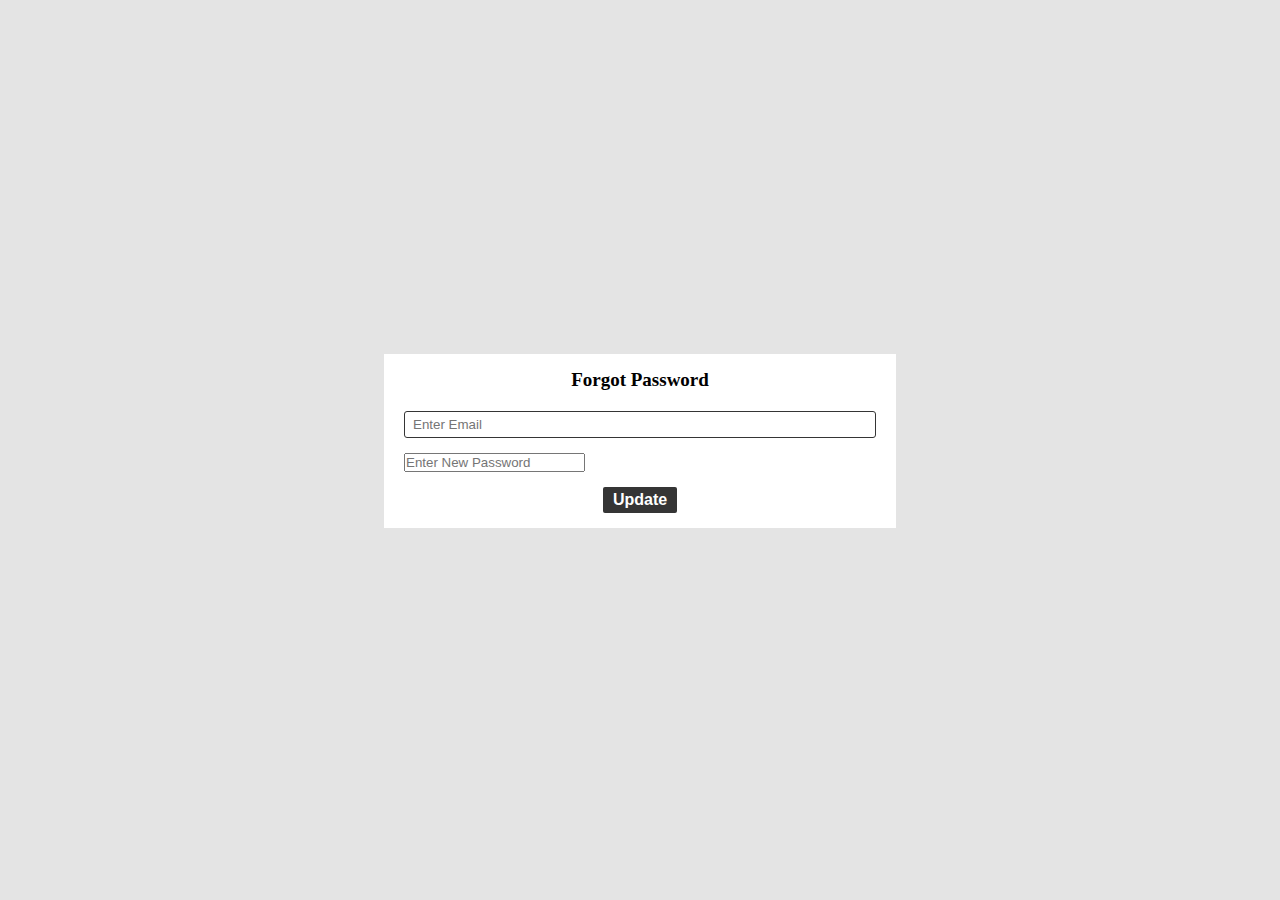
<file: donorforget.html>
<!DOCTYPE html>
<html lang="en">
<head>
	<meta charset="UTF-8">
	<meta http-equiv="X-UA-Compatible" content="IE=edge">
    <meta name="viewport" content="width=device-width, initial-scale=1">
	<title>  </title>
    <link rel="stylesheet" type="text/css" href="CSS/forget.css" />

</head>	
<body>

<div class="form-container">
    <form action="forget.php" method="POST" class="form-wrap">
        <h2>Forgot Password</h2>
        <div class="form-box">
            <input type="text" placeholder="Enter Email"  name="email"/>
        </div>
        <div class="form-box">
            <input type="password" placeholder="Enter New Password" name="password" />
        </div>
        <div class="form-submit">
            <input type="submit" value="Update" />
        </div>
    </form>
</div>

</body>
</html>
</file>
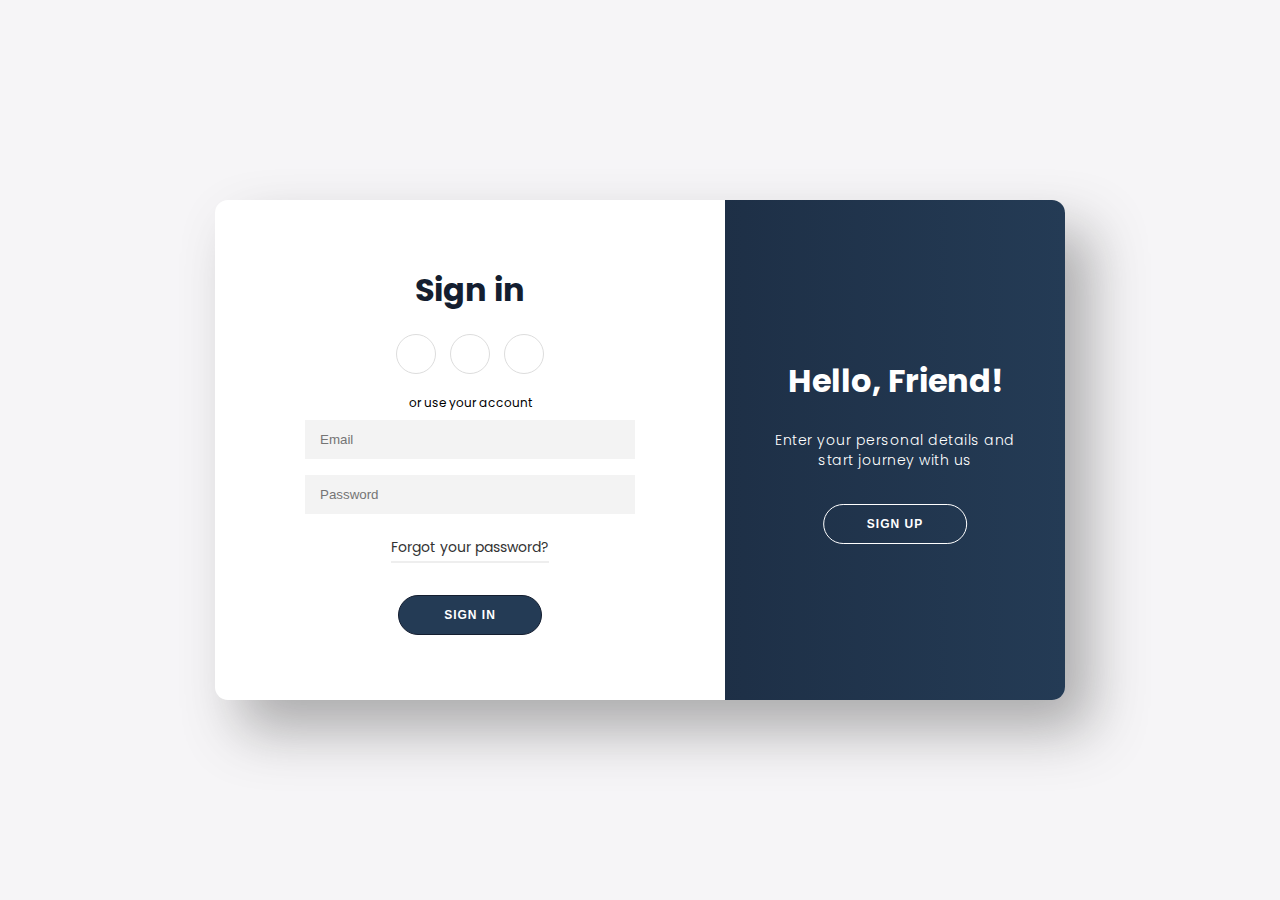
<file: donorsignup.html>
<!DOCTYPE html>
<html lang="en">
<head>
    <meta charset="UTF-8">
    <meta http-equiv="X-UA-Compatible" content="IE=edge">
    <meta name="viewport" content="width=device-width, initial-scale=1.0">
    <title>Sign in || Sign up from</title>
     <!-- font awesome icons -->
     <link rel="stylesheet" href="https://cdnjs.cloudflare.com/ajax/libs/font-awesome/6.1.1/css/all.min.css" integrity="sha512-KfkfwYDsLkIlwQp6LFnl8zNdLGxu9YAA1QvwINks4PhcElQSvqcyVLLD9aMhXd13uQjoXtEKNosOWaZqXgel0g==" crossorigin="anonymous" referrerpolicy="no-referrer" />
    <!-- css stylesheet -->
    <link rel="stylesheet" href="CSS/login.css">
</head>
<body>

    <div class="container" id="container">
        <div class="form-container sign-up-container">
            <form action="connect.php" method="post" >
                <h1>Create Account</h1>
                <div class="social-container">
                    <a href="#" class="social"><i class="fab fa-facebook-f"></i></a>
                    <a href="#" class="social"><i class="fab fa-google-plus-g"></i></a>
                    <a href="#" class="social"><i class="fab fa-linkedin-in"></i></a>
                </div>
                <span>or use your email for registration</span>
                <div class="infield">
                    <input type="text" placeholder="Name" name="name" />
                    <label></label>
                </div>
                <div class="infield">
                    <input type="email" placeholder="Email" name="email"/>
                    <label></label>
                </div>
                <div class="infield">
                    <input type="password" placeholder="Password" name="password" />
                    <label></label>
                </div>
                <button>Sign Up</button>
            </form>
        </div>
        <div class="form-container sign-in-container">
            <form action="donorlogin.php" method="post">
                <h1>Sign in</h1>
                <div class="social-container">
                    <a href="#" class="social"><i class="fab fa-facebook-f"></i></a>
                    <a href="#" class="social"><i class="fab fa-google-plus-g"></i></a>
                    <a href="#" class="social"><i class="fab fa-linkedin-in"></i></a>
                </div>
                <span>or use your account</span>
                <div class="infield">
                    <input type="email" placeholder="Email" name="email"/>
                    <label></label>
                </div>
                <div class="infield">
                    <input type="password" placeholder="Password"  name="password"/>
                    <label></label>
                </div>
                <a href="donorforget.html" class="forgot">Forgot your password?</a>
                <button>Sign In</button>
            </form>
        </div>
        <div class="overlay-container" id="overlayCon">
            <div class="overlay">
                <div class="overlay-panel overlay-left">
                    <h1>Welcome Back!</h1>
                    <p>To keep connected with us please login with your personal info</p>
                    <button>Sign In</button>
                </div>
                <div class="overlay-panel overlay-right">
                    <h1>Hello, Friend!</h1>
                    <p>Enter your personal details and start journey with us</p>
                    <button>Sign Up</button>
                </div>
            </div>
            <button id="overlayBtn"></button>
        </div>
    </div>

   
    
    <!-- js code -->
    <script>
    const container = document.getElementById('container');
    const overlayCon = document.getElementById('overlayCon');
    const overlayBtn = document.getElementById('overlayBtn');

    overlayBtn.addEventListener('click', ()=> {
    container.classList.toggle('right-panel-active');
        overlayBtn.classList.remove('btnScaled');
        window.requestAnimationFrame( ()=>{
            overlayBtn.classList.add('btnScaled');
        })

    });

    </script>

</body>
</html>
</file>
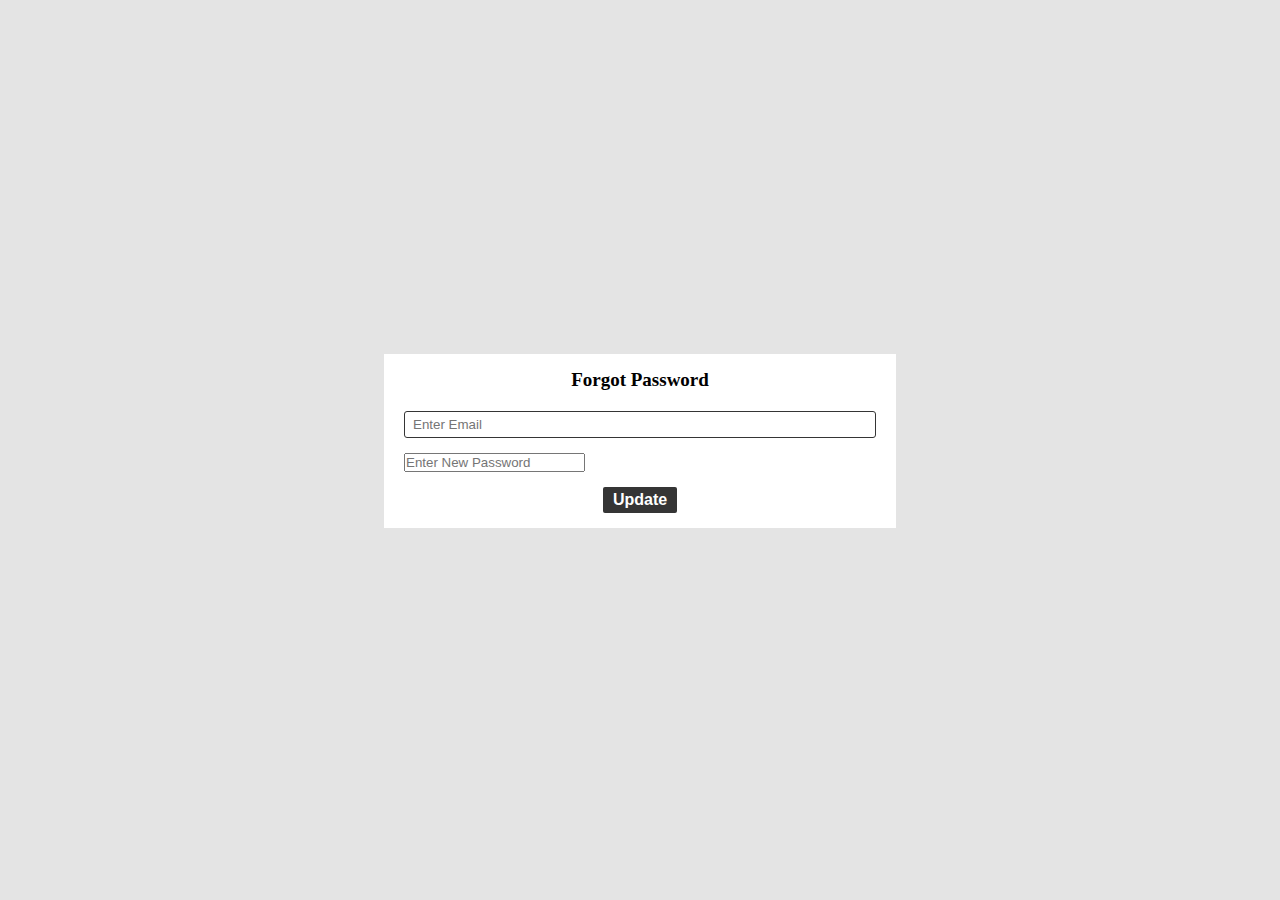
<file: receiverforget.html>
<!DOCTYPE html>
<html lang="en">
<head>
	<meta charset="UTF-8">
	<meta http-equiv="X-UA-Compatible" content="IE=edge">
    <meta name="viewport" content="width=device-width, initial-scale=1">
	<title>  </title>
    <link rel="stylesheet" type="text/css" href="CSS/forget.css" />

</head>	
<body>

<div class="form-container">
    <form action="receiverforget.php" method="POST" class="form-wrap">
        <h2>Forgot Password</h2>
        <div class="form-box">
            <input type="text" placeholder="Enter Email"  name="email"/>
        </div>
        <div class="form-box">
            <input type="password" placeholder="Enter New Password" name="password" />
        </div>
        <div class="form-submit">
            <input type="submit" value="Update" />
        </div>
    </form>
</div>

</body>
</html>
</file>
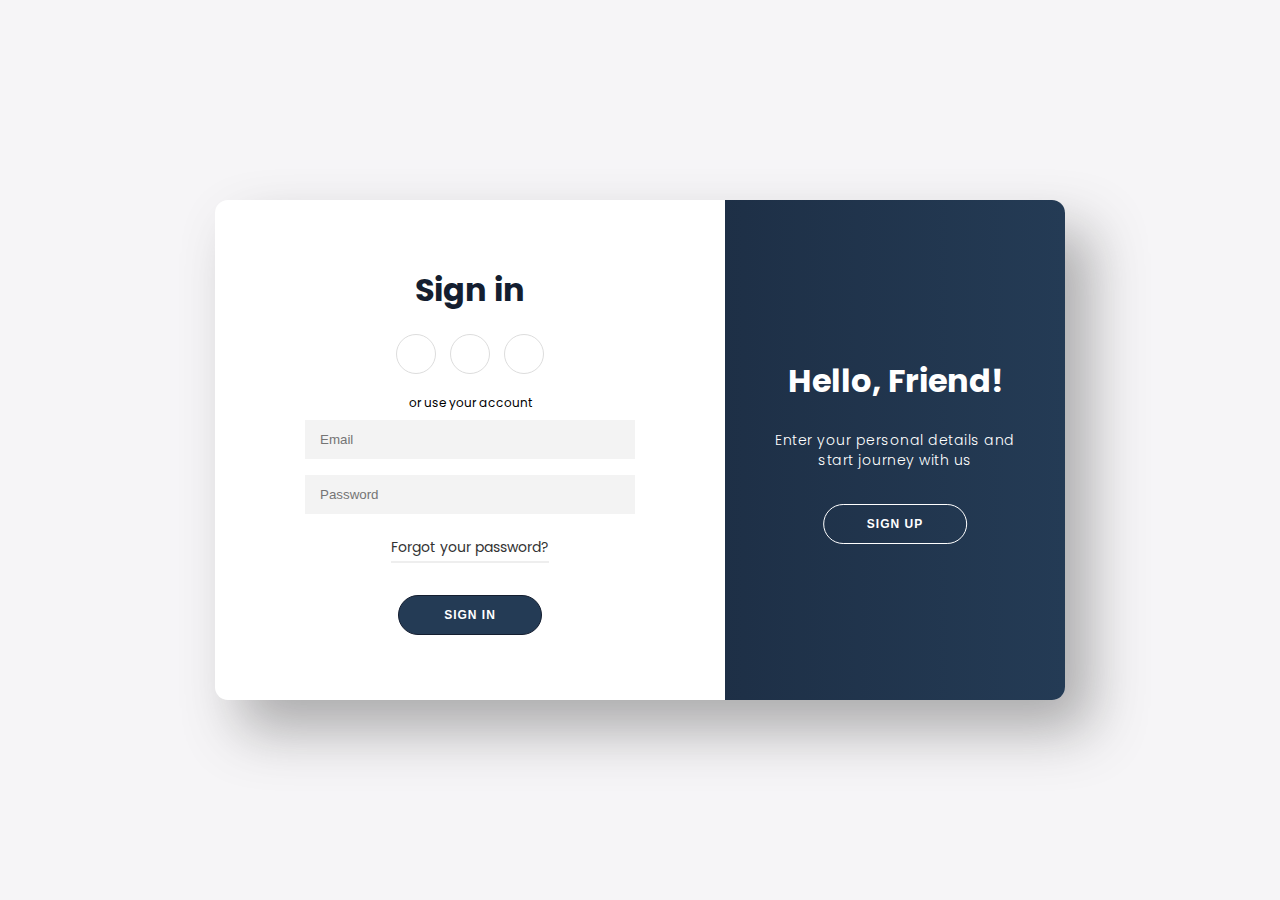
<file: receiversignup.html>
<!DOCTYPE html>
<html lang="en">
<head>
    <meta charset="UTF-8">
    <meta http-equiv="X-UA-Compatible" content="IE=edge">
    <meta name="viewport" content="width=device-width, initial-scale=1.0">
    <title>Sign in || Sign up from</title>
     <!-- font awesome icons -->
     <link rel="stylesheet" href="https://cdnjs.cloudflare.com/ajax/libs/font-awesome/6.1.1/css/all.min.css" integrity="sha512-KfkfwYDsLkIlwQp6LFnl8zNdLGxu9YAA1QvwINks4PhcElQSvqcyVLLD9aMhXd13uQjoXtEKNosOWaZqXgel0g==" crossorigin="anonymous" referrerpolicy="no-referrer" />
    <!-- css stylesheet -->
    <link rel="stylesheet" href="CSS/login.css">
</head>
<body>

    <div class="container" id="container">
        <div class="form-container sign-up-container">
            <form action="recvcon.php" method="post" >
                <h1>Create Account</h1>
                <div class="social-container">
                    <a href="#" class="social"><i class="fab fa-facebook-f"></i></a>
                    <a href="#" class="social"><i class="fab fa-google-plus-g"></i></a>
                    <a href="#" class="social"><i class="fab fa-linkedin-in"></i></a>
                </div>
                <span>or use your email for registration</span>
                <div class="infield">
                    <input type="text" placeholder="Name" name="name" />
                    <label></label>
                </div>
                <div class="infield">
                    <input type="email" placeholder="Email" name="email"/>
                    <label></label>
                </div>
                <div class="infield">
                    <input type="password" placeholder="Password" name="password" />
                    <label></label>
                </div>
                <button>Sign Up</button>
            </form>
        </div>
        <div class="form-container sign-in-container">
            <form action="receiverlogin.php" method="post">
                <h1>Sign in</h1>
                <div class="social-container">
                    <a href="#" class="social"><i class="fab fa-facebook-f"></i></a>
                    <a href="#" class="social"><i class="fab fa-google-plus-g"></i></a>
                    <a href="#" class="social"><i class="fab fa-linkedin-in"></i></a>
                </div>
                <span>or use your account</span>
                <div class="infield">
                    <input type="email" placeholder="Email" name="email"/>
                    <label></label>
                </div>
                <div class="infield">
                    <input type="password" placeholder="Password"  name="password"/>
                    <label></label>
                </div>
                <a href="receiverforget.html" class="forgot">Forgot your password?</a>
                <button>Sign In</button>
            </form>
        </div>
        <div class="overlay-container" id="overlayCon">
            <div class="overlay">
                <div class="overlay-panel overlay-left">
                    <h1>Welcome Back!</h1>
                    <p>To keep connected with us please login with your personal info</p>
                    <button>Sign In</button>
                </div>
                <div class="overlay-panel overlay-right">
                    <h1>Hello, Friend!</h1>
                    <p>Enter your personal details and start journey with us</p>
                    <button>Sign Up</button>
                </div>
            </div>
            <button id="overlayBtn"></button>
        </div>
    </div>

   
    
    <!-- js code -->
    <script>
    const container = document.getElementById('container');
    const overlayCon = document.getElementById('overlayCon');
    const overlayBtn = document.getElementById('overlayBtn');

    overlayBtn.addEventListener('click', ()=> {
    container.classList.toggle('right-panel-active');
        overlayBtn.classList.remove('btnScaled');
        window.requestAnimationFrame( ()=>{
            overlayBtn.classList.add('btnScaled');
        })

    });

    </script>

</body>
</html>
</file>
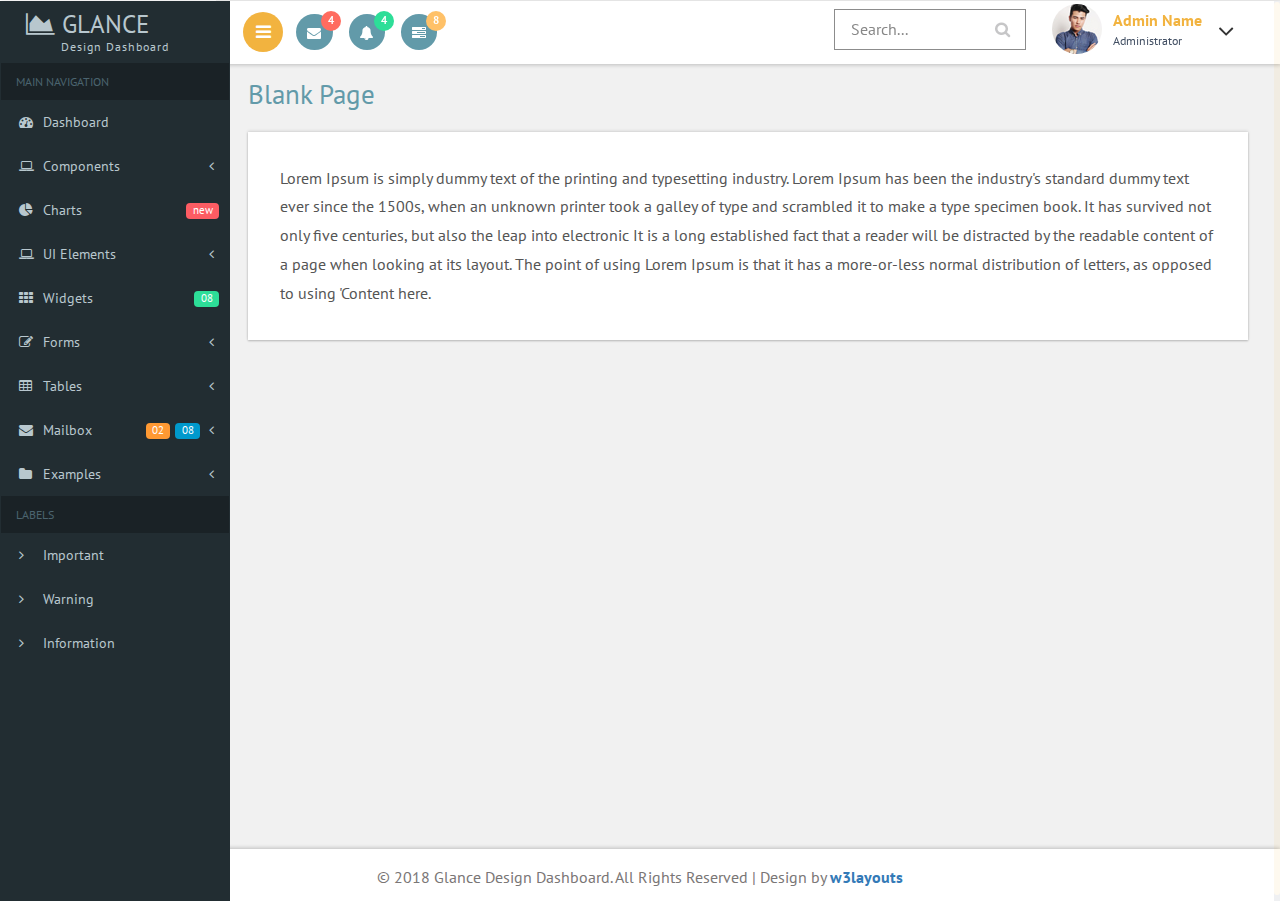
<file: web/blank-page.html>
<!--
Author: W3layouts
Author URL: http://w3layouts.com
License: Creative Commons Attribution 3.0 Unported
License URL: http://creativecommons.org/licenses/by/3.0/
-->
<!DOCTYPE HTML>
<html>
<head>
<title>Glance Design Dashboard an Admin Panel Category Flat Bootstrap Responsive Website Template | Blank Page :: w3layouts</title>
<meta name="viewport" content="width=device-width, initial-scale=1">
<meta http-equiv="Content-Type" content="text/html; charset=utf-8" />
<meta name="keywords" content="Glance Design Dashboard Responsive web template, Bootstrap Web Templates, Flat Web Templates, Android Compatible web template, 
SmartPhone Compatible web template, free WebDesigns for Nokia, Samsung, LG, SonyEricsson, Motorola web design" />
<script type="application/x-javascript"> addEventListener("load", function() { setTimeout(hideURLbar, 0); }, false); function hideURLbar(){ window.scrollTo(0,1); } </script>

<!-- Bootstrap Core CSS -->
<link href="css/bootstrap.css" rel='stylesheet' type='text/css' />

<!-- Custom CSS -->
<link href="css/style.css" rel='stylesheet' type='text/css' />

<!-- font-awesome icons CSS -->
<link href="css/font-awesome.css" rel="stylesheet"> 
<!-- //font-awesome icons CSS -->

 <!-- side nav css file -->
 <link href='css/SidebarNav.min.css' media='all' rel='stylesheet' type='text/css'/>
 <!-- side nav css file -->
 
 <!-- js-->
<script src="js/jquery-1.11.1.min.js"></script>
<script src="js/modernizr.custom.js"></script>

<!--webfonts-->
<link href="//fonts.googleapis.com/css?family=PT+Sans:400,400i,700,700i&amp;subset=cyrillic,cyrillic-ext,latin-ext" rel="stylesheet">
<!--//webfonts--> 

<!-- Metis Menu -->
<script src="js/metisMenu.min.js"></script>
<script src="js/custom.js"></script>
<link href="css/custom.css" rel="stylesheet">
<!--//Metis Menu -->

</head> 
<body class="cbp-spmenu-push">
	<div class="main-content">
	<div class="cbp-spmenu cbp-spmenu-vertical cbp-spmenu-left" id="cbp-spmenu-s1">
		<!--left-fixed -navigation-->
		<aside class="sidebar-left">
      <nav class="navbar navbar-inverse">
          <div class="navbar-header">
            <button type="button" class="navbar-toggle collapsed" data-toggle="collapse" data-target=".collapse" aria-expanded="false">
            <span class="sr-only">Toggle navigation</span>
            <span class="icon-bar"></span>
            <span class="icon-bar"></span>
            <span class="icon-bar"></span>
            </button>
            <h1><a class="navbar-brand" href="index.html"><span class="fa fa-area-chart"></span> Glance<span class="dashboard_text">Design dashboard</span></a></h1>
          </div>
          <div class="collapse navbar-collapse" id="bs-example-navbar-collapse-1">
            <ul class="sidebar-menu">
              <li class="header">MAIN NAVIGATION</li>
              <li class="treeview">
                <a href="index.html">
                <i class="fa fa-dashboard"></i> <span>Dashboard</span>
                </a>
              </li>
			  <li class="treeview">
                <a href="#">
                <i class="fa fa-laptop"></i>
                <span>Components</span>
                <i class="fa fa-angle-left pull-right"></i>
                </a>
                <ul class="treeview-menu">
                  <li><a href="grids.html"><i class="fa fa-angle-right"></i> Grids</a></li>
                  <li><a href="media.html"><i class="fa fa-angle-right"></i> Media Css</a></li>
                </ul>
              </li>
              <li class="treeview">
                <a href="charts.html">
                <i class="fa fa-pie-chart"></i>
                <span>Charts</span>
                <span class="label label-primary pull-right">new</span>
                </a>
              </li>
              <li class="treeview">
                <a href="#">
                <i class="fa fa-laptop"></i>
                <span>UI Elements</span>
                <i class="fa fa-angle-left pull-right"></i>
                </a>
                <ul class="treeview-menu">
                  <li><a href="general.html"><i class="fa fa-angle-right"></i> General</a></li>
                  <li><a href="icons.html"><i class="fa fa-angle-right"></i> Icons</a></li>
                  <li><a href="buttons.html"><i class="fa fa-angle-right"></i> Buttons</a></li>
                  <li><a href="typography.html"><i class="fa fa-angle-right"></i> Typography</a></li>
                </ul>
              </li>
			  <li>
                <a href="widgets.html">
                <i class="fa fa-th"></i> <span>Widgets</span>
                <small class="label pull-right label-info">08</small>
                </a>
              </li>
              <li class="treeview">
                <a href="#">
                <i class="fa fa-edit"></i> <span>Forms</span>
                <i class="fa fa-angle-left pull-right"></i>
                </a>
                <ul class="treeview-menu">
                  <li><a href="forms.html"><i class="fa fa-angle-right"></i> General Forms</a></li>
                  <li><a href="validation.html"><i class="fa fa-angle-right"></i> Form Validations</a></li>
                </ul>
              </li>
              <li class="treeview">
                <a href="#">
                <i class="fa fa-table"></i> <span>Tables</span>
                <i class="fa fa-angle-left pull-right"></i>
                </a>
                <ul class="treeview-menu">
                  <li><a href="tables.html"><i class="fa fa-angle-right"></i> Simple tables</a></li>
                </ul>
              </li>
              <li class="treeview">
                <a href="#">
                <i class="fa fa-envelope"></i> <span>Mailbox</span>
                <i class="fa fa-angle-left pull-right"></i><small class="label pull-right label-info1">08</small><span class="label label-primary1 pull-right">02</span></a>
                <ul class="treeview-menu">
                  <li><a href="inbox.html"><i class="fa fa-angle-right"></i> Mail Inbox</a></li>
                  <li><a href="compose.html"><i class="fa fa-angle-right"></i> Compose Mail </a></li>
                </ul>
              </li>
              <li class="treeview">
                <a href="#">
                <i class="fa fa-folder"></i> <span>Examples</span>
                <i class="fa fa-angle-left pull-right"></i>
                </a>
                <ul class="treeview-menu">
                  <li><a href="login.html"><i class="fa fa-angle-right"></i> Login</a></li>
                  <li><a href="signup.html"><i class="fa fa-angle-right"></i> Register</a></li>
                  <li><a href="404.html"><i class="fa fa-angle-right"></i> 404 Error</a></li>
                  <li><a href="500.html"><i class="fa fa-angle-right"></i> 500 Error</a></li>
                  <li><a href="blank-page.html"><i class="fa fa-angle-right"></i> Blank Page</a></li>
                </ul>
              </li>
              <li class="header">LABELS</li>
              <li><a href="#"><i class="fa fa-angle-right text-red"></i> <span>Important</span></a></li>
              <li><a href="#"><i class="fa fa-angle-right text-yellow"></i> <span>Warning</span></a></li>
              <li><a href="#"><i class="fa fa-angle-right text-aqua"></i> <span>Information</span></a></li>
            </ul>
          </div>
          <!-- /.navbar-collapse -->
      </nav>
    </aside>
	</div>
		<!--left-fixed -navigation-->
		
		<!-- header-starts -->
		<div class="sticky-header header-section ">
			<div class="header-left">
				
				<!--toggle button start-->
				<button id="showLeftPush"><i class="fa fa-bars"></i></button>
				<!--toggle button end-->
				<div class="profile_details_left"><!--notifications of menu start -->
					<ul class="nofitications-dropdown">
						<li class="dropdown head-dpdn">
							<a href="#" class="dropdown-toggle" data-toggle="dropdown" aria-expanded="false"><i class="fa fa-envelope"></i><span class="badge">4</span></a>
							<ul class="dropdown-menu">
								<li>
									<div class="notification_header">
										<h3>You have 3 new messages</h3>
									</div>
								</li>
								<li><a href="#">
								   <div class="user_img"><img src="images/1.jpg" alt=""></div>
								   <div class="notification_desc">
									<p>Lorem ipsum dolor amet</p>
									<p><span>1 hour ago</span></p>
									</div>
								   <div class="clearfix"></div>	
								</a></li>
								<li class="odd"><a href="#">
									<div class="user_img"><img src="images/4.jpg" alt=""></div>
								   <div class="notification_desc">
									<p>Lorem ipsum dolor amet </p>
									<p><span>1 hour ago</span></p>
									</div>
								  <div class="clearfix"></div>	
								</a></li>
								<li><a href="#">
								   <div class="user_img"><img src="images/3.jpg" alt=""></div>
								   <div class="notification_desc">
									<p>Lorem ipsum dolor amet </p>
									<p><span>1 hour ago</span></p>
									</div>
								   <div class="clearfix"></div>	
								</a></li>
								<li>
									<div class="notification_bottom">
										<a href="#">See all messages</a>
									</div> 
								</li>
							</ul>
						</li>
						<li class="dropdown head-dpdn">
							<a href="#" class="dropdown-toggle" data-toggle="dropdown" aria-expanded="false"><i class="fa fa-bell"></i><span class="badge blue">4</span></a>
							<ul class="dropdown-menu">
								<li>
									<div class="notification_header">
										<h3>You have 3 new notification</h3>
									</div>
								</li>
								<li><a href="#">
									<div class="user_img"><img src="images/4.jpg" alt=""></div>
								   <div class="notification_desc">
									<p>Lorem ipsum dolor amet</p>
									<p><span>1 hour ago</span></p>
									</div>
								  <div class="clearfix"></div>	
								 </a></li>
								 <li class="odd"><a href="#">
									<div class="user_img"><img src="images/1.jpg" alt=""></div>
								   <div class="notification_desc">
									<p>Lorem ipsum dolor amet </p>
									<p><span>1 hour ago</span></p>
									</div>
								   <div class="clearfix"></div>	
								 </a></li>
								 <li><a href="#">
									<div class="user_img"><img src="images/3.jpg" alt=""></div>
								   <div class="notification_desc">
									<p>Lorem ipsum dolor amet </p>
									<p><span>1 hour ago</span></p>
									</div>
								   <div class="clearfix"></div>	
								 </a></li>
								 <li>
									<div class="notification_bottom">
										<a href="#">See all notifications</a>
									</div> 
								</li>
							</ul>
						</li>	
						<li class="dropdown head-dpdn">
							<a href="#" class="dropdown-toggle" data-toggle="dropdown" aria-expanded="false"><i class="fa fa-tasks"></i><span class="badge blue1">8</span></a>
							<ul class="dropdown-menu">
								<li>
									<div class="notification_header">
										<h3>You have 8 pending task</h3>
									</div>
								</li>
								<li><a href="#">
									<div class="task-info">
										<span class="task-desc">Database update</span><span class="percentage">40%</span>
										<div class="clearfix"></div>	
									</div>
									<div class="progress progress-striped active">
										<div class="bar yellow" style="width:40%;"></div>
									</div>
								</a></li>
								<li><a href="#">
									<div class="task-info">
										<span class="task-desc">Dashboard done</span><span class="percentage">90%</span>
									   <div class="clearfix"></div>	
									</div>
									<div class="progress progress-striped active">
										 <div class="bar green" style="width:90%;"></div>
									</div>
								</a></li>
								<li><a href="#">
									<div class="task-info">
										<span class="task-desc">Mobile App</span><span class="percentage">33%</span>
										<div class="clearfix"></div>	
									</div>
								   <div class="progress progress-striped active">
										 <div class="bar red" style="width: 33%;"></div>
									</div>
								</a></li>
								<li><a href="#">
									<div class="task-info">
										<span class="task-desc">Issues fixed</span><span class="percentage">80%</span>
									   <div class="clearfix"></div>	
									</div>
									<div class="progress progress-striped active">
										 <div class="bar  blue" style="width: 80%;"></div>
									</div>
								</a></li>
								<li>
									<div class="notification_bottom">
										<a href="#">See all pending tasks</a>
									</div> 
								</li>
							</ul>
						</li>	
					</ul>
					<div class="clearfix"> </div>
				</div>
				<!--notification menu end -->
				<div class="clearfix"> </div>
			</div>
			<div class="header-right">
				
				
				<!--search-box-->
				<div class="search-box">
					<form class="input">
						<input class="sb-search-input input__field--madoka" placeholder="Search..." type="search" id="input-31" />
						<label class="input__label" for="input-31">
							<svg class="graphic" width="100%" height="100%" viewBox="0 0 404 77" preserveAspectRatio="none">
								<path d="m0,0l404,0l0,77l-404,0l0,-77z"/>
							</svg>
						</label>
					</form>
				</div><!--//end-search-box-->
				
				<div class="profile_details">		
					<ul>
						<li class="dropdown profile_details_drop">
							<a href="#" class="dropdown-toggle" data-toggle="dropdown" aria-expanded="false">
								<div class="profile_img">	
									<span class="prfil-img"><img src="images/2.jpg" alt=""> </span> 
									<div class="user-name">
										<p>Admin Name</p>
										<span>Administrator</span>
									</div>
									<i class="fa fa-angle-down lnr"></i>
									<i class="fa fa-angle-up lnr"></i>
									<div class="clearfix"></div>	
								</div>	
							</a>
							<ul class="dropdown-menu drp-mnu">
								<li> <a href="#"><i class="fa fa-cog"></i> Settings</a> </li> 
								<li> <a href="#"><i class="fa fa-user"></i> My Account</a> </li>
								<li> <a href="#"><i class="fa fa-suitcase"></i> Profile</a> </li> 
								<li> <a href="#"><i class="fa fa-sign-out"></i> Logout</a> </li>
							</ul>
						</li>
					</ul>
				</div>
				<div class="clearfix"> </div>				
			</div>
			<div class="clearfix"> </div>	
		</div>
		<!-- //header-ends -->
		<!-- main content start-->
		<div id="page-wrapper">
			<div class="main-page">
				<h2 class="title1">Blank Page</h2>
				<div class="blank-page widget-shadow scroll" id="style-2 div1">
					<p>Lorem Ipsum is simply dummy text of the printing and typesetting industry. Lorem Ipsum has been the industry's standard dummy text ever since the 1500s, when an unknown printer took a galley of type and scrambled it to make a type specimen book. It has survived not only five centuries, but also the leap into electronic 
						It is a long established fact that a reader will be distracted by the readable content of a page when looking at its layout. The point of using Lorem Ipsum is that it has a more-or-less normal distribution of letters, as opposed to using 'Content here.
					</p>
				</div>
			</div>
		</div>
		<!--footer-->
		<div class="footer">
		   <p>&copy; 2018 Glance Design Dashboard. All Rights Reserved | Design by <a href="https://w3layouts.com/" target="_blank">w3layouts</a></p>
	   </div>
        <!--//footer-->
	</div>
	
	<!-- side nav js -->
	<script src='js/SidebarNav.min.js' type='text/javascript'></script>
	<script>
      $('.sidebar-menu').SidebarNav()
    </script>
	<!-- //side nav js -->
	
	<!-- Classie --><!-- for toggle left push menu script -->
		<script src="js/classie.js"></script>
		<script>
			var menuLeft = document.getElementById( 'cbp-spmenu-s1' ),
				showLeftPush = document.getElementById( 'showLeftPush' ),
				body = document.body;
				
			showLeftPush.onclick = function() {
				classie.toggle( this, 'active' );
				classie.toggle( body, 'cbp-spmenu-push-toright' );
				classie.toggle( menuLeft, 'cbp-spmenu-open' );
				disableOther( 'showLeftPush' );
			};
			
			function disableOther( button ) {
				if( button !== 'showLeftPush' ) {
					classie.toggle( showLeftPush, 'disabled' );
				}
			}
		</script>
	<!-- //Classie --><!-- //for toggle left push menu script -->
	
	<!--scrolling js-->
	<script src="js/jquery.nicescroll.js"></script>
	<script src="js/scripts.js"></script>
	<!--//scrolling js-->
	
	<!-- Bootstrap Core JavaScript -->
   <script src="js/bootstrap.js"> </script>
   
</body>
</html>
</file>
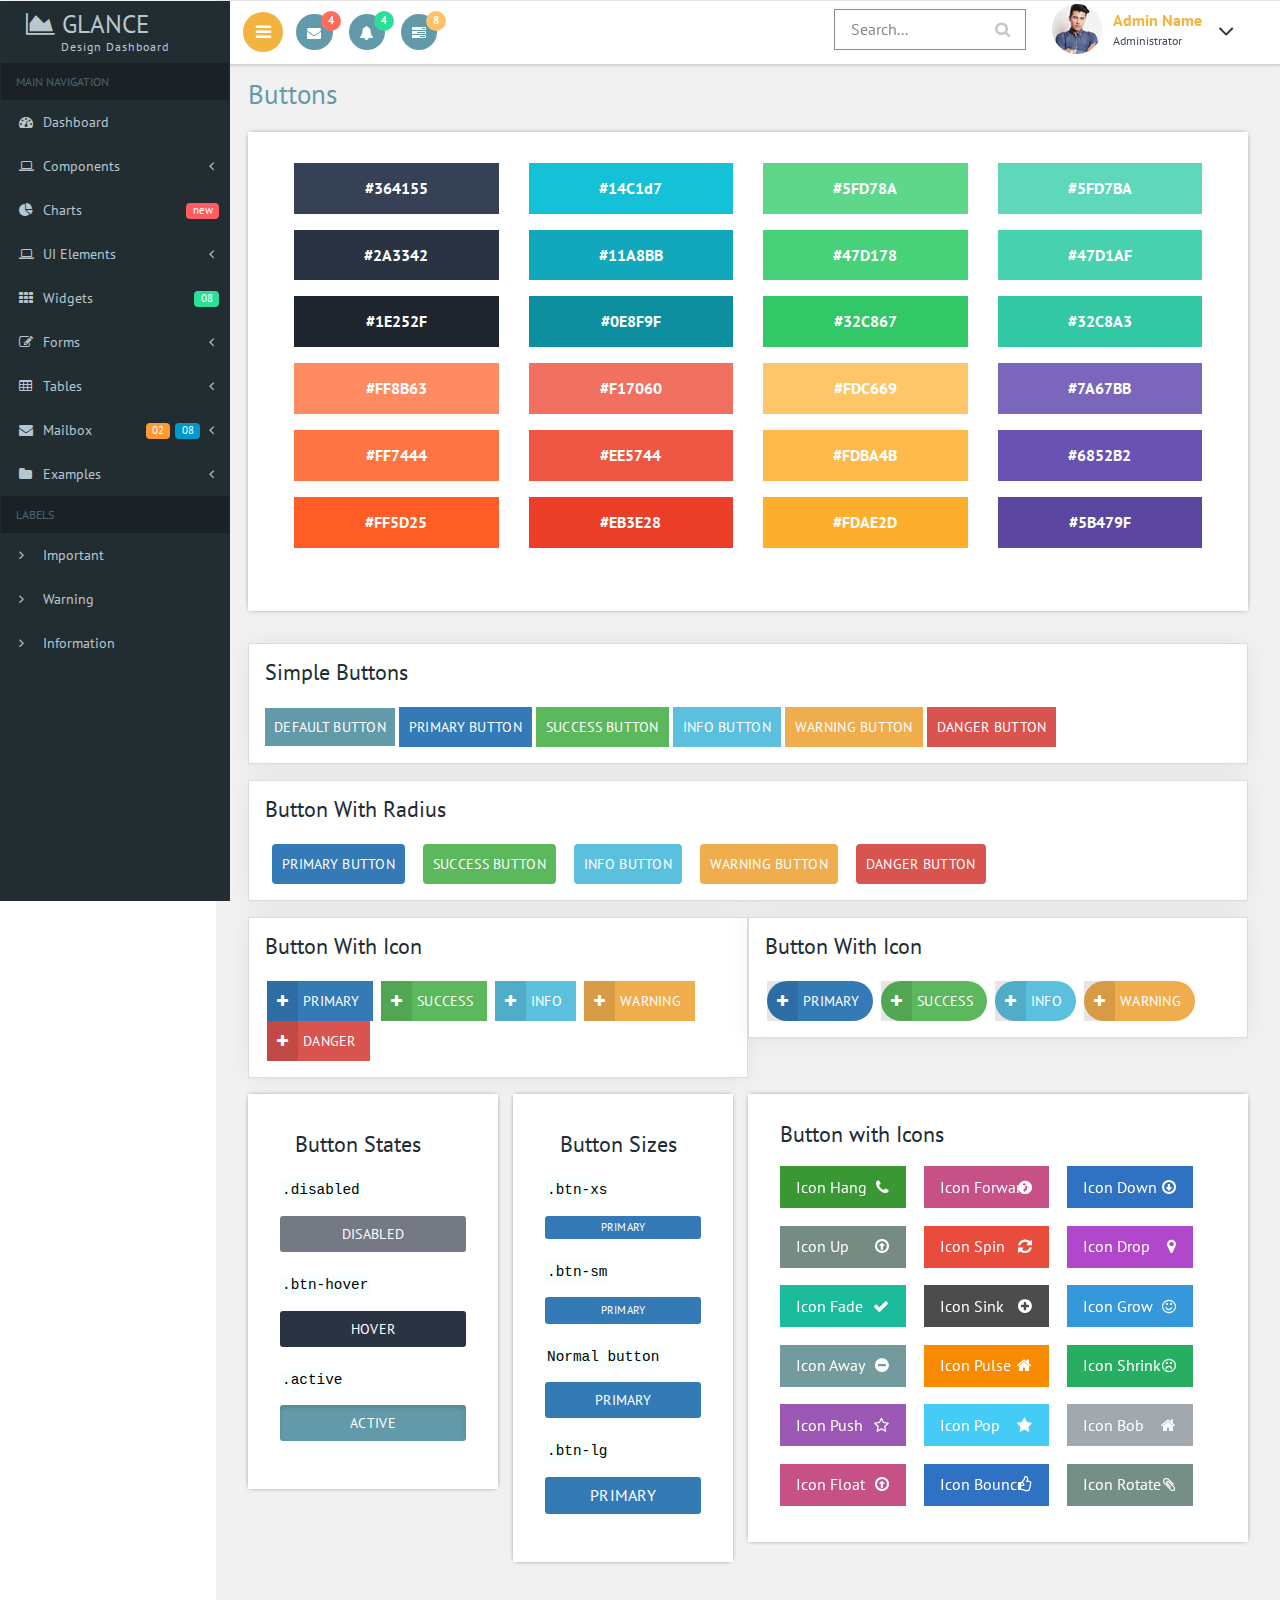
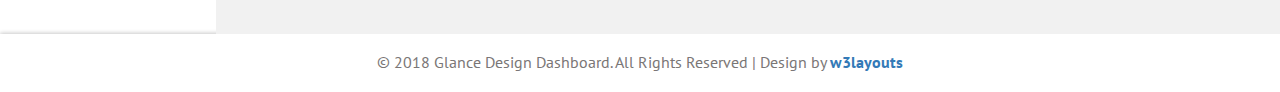
<file: web/buttons.html>
<!--
Author: W3layouts
Author URL: http://w3layouts.com
License: Creative Commons Attribution 3.0 Unported
License URL: http://creativecommons.org/licenses/by/3.0/
-->
<!DOCTYPE HTML>
<html>
<head>
<title>Glance Design Dashboard an Admin Panel Category Flat Bootstrap Responsive Website Template | Buttons :: w3layouts</title>
<meta name="viewport" content="width=device-width, initial-scale=1">
<meta http-equiv="Content-Type" content="text/html; charset=utf-8" />
<meta name="keywords" content="Glance Design Dashboard Responsive web template, Bootstrap Web Templates, Flat Web Templates, Android Compatible web template, 
SmartPhone Compatible web template, free WebDesigns for Nokia, Samsung, LG, SonyEricsson, Motorola web design" />
<script type="application/x-javascript"> addEventListener("load", function() { setTimeout(hideURLbar, 0); }, false); function hideURLbar(){ window.scrollTo(0,1); } </script>

<!-- Bootstrap Core CSS -->
<link href="css/bootstrap.css" rel='stylesheet' type='text/css' />

<!-- Custom CSS -->
<link href="css/style.css" rel='stylesheet' type='text/css' />

<!-- font-awesome icons CSS -->
<link href="css/font-awesome.css" rel="stylesheet"> 
<!-- //font-awesome icons CSS -->

 <!-- side nav css file -->
 <link href='css/SidebarNav.min.css' media='all' rel='stylesheet' type='text/css'/>
 <!-- side nav css file -->
 
 <!-- js-->
<script src="js/jquery-1.11.1.min.js"></script>
<script src="js/modernizr.custom.js"></script>

<!--webfonts-->
<link href="//fonts.googleapis.com/css?family=PT+Sans:400,400i,700,700i&amp;subset=cyrillic,cyrillic-ext,latin-ext" rel="stylesheet">
<!--//webfonts--> 

<!-- Metis Menu -->
<script src="js/metisMenu.min.js"></script>
<script src="js/custom.js"></script>
<link href="css/custom.css" rel="stylesheet">
<!--//Metis Menu -->

</head> 
<body class="cbp-spmenu-push">
	<div class="main-content">
	<div class="cbp-spmenu cbp-spmenu-vertical cbp-spmenu-left" id="cbp-spmenu-s1">
		<!--left-fixed -navigation-->
		<aside class="sidebar-left">
      <nav class="navbar navbar-inverse">
          <div class="navbar-header">
            <button type="button" class="navbar-toggle collapsed" data-toggle="collapse" data-target=".collapse" aria-expanded="false">
            <span class="sr-only">Toggle navigation</span>
            <span class="icon-bar"></span>
            <span class="icon-bar"></span>
            <span class="icon-bar"></span>
            </button>
            <h1><a class="navbar-brand" href="index.html"><span class="fa fa-area-chart"></span> Glance<span class="dashboard_text">Design dashboard</span></a></h1>
          </div>
          <div class="collapse navbar-collapse" id="bs-example-navbar-collapse-1">
            <ul class="sidebar-menu">
              <li class="header">MAIN NAVIGATION</li>
              <li class="treeview">
                <a href="index.html">
                <i class="fa fa-dashboard"></i> <span>Dashboard</span>
                </a>
              </li>
			  <li class="treeview">
                <a href="#">
                <i class="fa fa-laptop"></i>
                <span>Components</span>
                <i class="fa fa-angle-left pull-right"></i>
                </a>
                <ul class="treeview-menu">
                  <li><a href="grids.html"><i class="fa fa-angle-right"></i> Grids</a></li>
                  <li><a href="media.html"><i class="fa fa-angle-right"></i> Media Css</a></li>
                </ul>
              </li>
              <li class="treeview">
                <a href="charts.html">
                <i class="fa fa-pie-chart"></i>
                <span>Charts</span>
                <span class="label label-primary pull-right">new</span>
                </a>
              </li>
              <li class="treeview">
                <a href="#">
                <i class="fa fa-laptop"></i>
                <span>UI Elements</span>
                <i class="fa fa-angle-left pull-right"></i>
                </a>
                <ul class="treeview-menu">
                  <li><a href="general.html"><i class="fa fa-angle-right"></i> General</a></li>
                  <li><a href="icons.html"><i class="fa fa-angle-right"></i> Icons</a></li>
                  <li><a href="buttons.html"><i class="fa fa-angle-right"></i> Buttons</a></li>
                  <li><a href="typography.html"><i class="fa fa-angle-right"></i> Typography</a></li>
                </ul>
              </li>
			  <li>
                <a href="widgets.html">
                <i class="fa fa-th"></i> <span>Widgets</span>
                <small class="label pull-right label-info">08</small>
                </a>
              </li>
              <li class="treeview">
                <a href="#">
                <i class="fa fa-edit"></i> <span>Forms</span>
                <i class="fa fa-angle-left pull-right"></i>
                </a>
                <ul class="treeview-menu">
                  <li><a href="forms.html"><i class="fa fa-angle-right"></i> General Forms</a></li>
                  <li><a href="validation.html"><i class="fa fa-angle-right"></i> Form Validations</a></li>
                </ul>
              </li>
              <li class="treeview">
                <a href="#">
                <i class="fa fa-table"></i> <span>Tables</span>
                <i class="fa fa-angle-left pull-right"></i>
                </a>
                <ul class="treeview-menu">
                  <li><a href="tables.html"><i class="fa fa-angle-right"></i> Simple tables</a></li>
                </ul>
              </li>
              <li class="treeview">
                <a href="#">
                <i class="fa fa-envelope"></i> <span>Mailbox</span>
                <i class="fa fa-angle-left pull-right"></i><small class="label pull-right label-info1">08</small><span class="label label-primary1 pull-right">02</span></a>
                <ul class="treeview-menu">
                  <li><a href="inbox.html"><i class="fa fa-angle-right"></i> Mail Inbox</a></li>
                  <li><a href="compose.html"><i class="fa fa-angle-right"></i> Compose Mail </a></li>
                </ul>
              </li>
              <li class="treeview">
                <a href="#">
                <i class="fa fa-folder"></i> <span>Examples</span>
                <i class="fa fa-angle-left pull-right"></i>
                </a>
                <ul class="treeview-menu">
                  <li><a href="login.html"><i class="fa fa-angle-right"></i> Login</a></li>
                  <li><a href="signup.html"><i class="fa fa-angle-right"></i> Register</a></li>
                  <li><a href="404.html"><i class="fa fa-angle-right"></i> 404 Error</a></li>
                  <li><a href="500.html"><i class="fa fa-angle-right"></i> 500 Error</a></li>
                  <li><a href="blank-page.html"><i class="fa fa-angle-right"></i> Blank Page</a></li>
                </ul>
              </li>
              <li class="header">LABELS</li>
              <li><a href="#"><i class="fa fa-angle-right text-red"></i> <span>Important</span></a></li>
              <li><a href="#"><i class="fa fa-angle-right text-yellow"></i> <span>Warning</span></a></li>
              <li><a href="#"><i class="fa fa-angle-right text-aqua"></i> <span>Information</span></a></li>
            </ul>
          </div>
          <!-- /.navbar-collapse -->
      </nav>
    </aside>
	</div>
		<!--left-fixed -navigation-->
		
		<!-- header-starts -->
		<div class="sticky-header header-section ">
			<div class="header-left">
				
				<!--toggle button start-->
				<button id="showLeftPush"><i class="fa fa-bars"></i></button>
				<!--toggle button end-->
				<div class="profile_details_left"><!--notifications of menu start -->
					<ul class="nofitications-dropdown">
						<li class="dropdown head-dpdn">
							<a href="#" class="dropdown-toggle" data-toggle="dropdown" aria-expanded="false"><i class="fa fa-envelope"></i><span class="badge">4</span></a>
							<ul class="dropdown-menu">
								<li>
									<div class="notification_header">
										<h3>You have 3 new messages</h3>
									</div>
								</li>
								<li><a href="#">
								   <div class="user_img"><img src="images/1.jpg" alt=""></div>
								   <div class="notification_desc">
									<p>Lorem ipsum dolor amet</p>
									<p><span>1 hour ago</span></p>
									</div>
								   <div class="clearfix"></div>	
								</a></li>
								<li class="odd"><a href="#">
									<div class="user_img"><img src="images/4.jpg" alt=""></div>
								   <div class="notification_desc">
									<p>Lorem ipsum dolor amet </p>
									<p><span>1 hour ago</span></p>
									</div>
								  <div class="clearfix"></div>	
								</a></li>
								<li><a href="#">
								   <div class="user_img"><img src="images/3.jpg" alt=""></div>
								   <div class="notification_desc">
									<p>Lorem ipsum dolor amet </p>
									<p><span>1 hour ago</span></p>
									</div>
								   <div class="clearfix"></div>	
								</a></li>
								<li>
									<div class="notification_bottom">
										<a href="#">See all messages</a>
									</div> 
								</li>
							</ul>
						</li>
						<li class="dropdown head-dpdn">
							<a href="#" class="dropdown-toggle" data-toggle="dropdown" aria-expanded="false"><i class="fa fa-bell"></i><span class="badge blue">4</span></a>
							<ul class="dropdown-menu">
								<li>
									<div class="notification_header">
										<h3>You have 3 new notification</h3>
									</div>
								</li>
								<li><a href="#">
									<div class="user_img"><img src="images/4.jpg" alt=""></div>
								   <div class="notification_desc">
									<p>Lorem ipsum dolor amet</p>
									<p><span>1 hour ago</span></p>
									</div>
								  <div class="clearfix"></div>	
								 </a></li>
								 <li class="odd"><a href="#">
									<div class="user_img"><img src="images/1.jpg" alt=""></div>
								   <div class="notification_desc">
									<p>Lorem ipsum dolor amet </p>
									<p><span>1 hour ago</span></p>
									</div>
								   <div class="clearfix"></div>	
								 </a></li>
								 <li><a href="#">
									<div class="user_img"><img src="images/3.jpg" alt=""></div>
								   <div class="notification_desc">
									<p>Lorem ipsum dolor amet </p>
									<p><span>1 hour ago</span></p>
									</div>
								   <div class="clearfix"></div>	
								 </a></li>
								 <li>
									<div class="notification_bottom">
										<a href="#">See all notifications</a>
									</div> 
								</li>
							</ul>
						</li>	
						<li class="dropdown head-dpdn">
							<a href="#" class="dropdown-toggle" data-toggle="dropdown" aria-expanded="false"><i class="fa fa-tasks"></i><span class="badge blue1">8</span></a>
							<ul class="dropdown-menu">
								<li>
									<div class="notification_header">
										<h3>You have 8 pending task</h3>
									</div>
								</li>
								<li><a href="#">
									<div class="task-info">
										<span class="task-desc">Database update</span><span class="percentage">40%</span>
										<div class="clearfix"></div>	
									</div>
									<div class="progress progress-striped active">
										<div class="bar yellow" style="width:40%;"></div>
									</div>
								</a></li>
								<li><a href="#">
									<div class="task-info">
										<span class="task-desc">Dashboard done</span><span class="percentage">90%</span>
									   <div class="clearfix"></div>	
									</div>
									<div class="progress progress-striped active">
										 <div class="bar green" style="width:90%;"></div>
									</div>
								</a></li>
								<li><a href="#">
									<div class="task-info">
										<span class="task-desc">Mobile App</span><span class="percentage">33%</span>
										<div class="clearfix"></div>	
									</div>
								   <div class="progress progress-striped active">
										 <div class="bar red" style="width: 33%;"></div>
									</div>
								</a></li>
								<li><a href="#">
									<div class="task-info">
										<span class="task-desc">Issues fixed</span><span class="percentage">80%</span>
									   <div class="clearfix"></div>	
									</div>
									<div class="progress progress-striped active">
										 <div class="bar  blue" style="width: 80%;"></div>
									</div>
								</a></li>
								<li>
									<div class="notification_bottom">
										<a href="#">See all pending tasks</a>
									</div> 
								</li>
							</ul>
						</li>	
					</ul>
					<div class="clearfix"> </div>
				</div>
				<!--notification menu end -->
				<div class="clearfix"> </div>
			</div>
			<div class="header-right">
				
				
				<!--search-box-->
				<div class="search-box">
					<form class="input">
						<input class="sb-search-input input__field--madoka" placeholder="Search..." type="search" id="input-31" />
						<label class="input__label" for="input-31">
							<svg class="graphic" width="100%" height="100%" viewBox="0 0 404 77" preserveAspectRatio="none">
								<path d="m0,0l404,0l0,77l-404,0l0,-77z"/>
							</svg>
						</label>
					</form>
				</div><!--//end-search-box-->
				
				<div class="profile_details">		
					<ul>
						<li class="dropdown profile_details_drop">
							<a href="#" class="dropdown-toggle" data-toggle="dropdown" aria-expanded="false">
								<div class="profile_img">	
									<span class="prfil-img"><img src="images/2.jpg" alt=""> </span> 
									<div class="user-name">
										<p>Admin Name</p>
										<span>Administrator</span>
									</div>
									<i class="fa fa-angle-down lnr"></i>
									<i class="fa fa-angle-up lnr"></i>
									<div class="clearfix"></div>	
								</div>	
							</a>
							<ul class="dropdown-menu drp-mnu">
								<li> <a href="#"><i class="fa fa-cog"></i> Settings</a> </li> 
								<li> <a href="#"><i class="fa fa-user"></i> My Account</a> </li>
								<li> <a href="#"><i class="fa fa-suitcase"></i> Profile</a> </li> 
								<li> <a href="#"><i class="fa fa-sign-out"></i> Logout</a> </li>
							</ul>
						</li>
					</ul>
				</div>
				<div class="clearfix"> </div>				
			</div>
			<div class="clearfix"> </div>	
		</div>
		<!-- //header-ends -->
		<!-- main content start-->
		<div id="page-wrapper">
			<div class="main-page">
				<h2 class="title1">Buttons</h2>
				<!-- buttons -->
				<!-- Color-variations -->
				<div class="panel1 variations-panel">
					<div class="panel-body mtn">
						<div class="col-adjust-10">
							<div class="row">
								<div class="col-md-3 w3layouts-bnt">
									<div class="bg-dark light pv20 text-white fw600 text-center">#364155 </div>
									<div class="bg-dark pv20 text-white fw600 text-center">#2A3342</div>
									<div class="bg-dark dark pv20 text-white fw600 text-center">#1E252F</div>
								</div>
								<div class="col-md-3 agileits-bnt">
									<div class="bg-primary light pv20 text-white fw600 text-center">#14C1d7</div>
									<div class="bg-primary pv20 text-white fw600 text-center">#11A8BB</div>
									<div class="bg-primary dark pv20 text-white fw600 text-center">#0E8F9F</div>
								</div>
								<div class="col-md-3 agileinfo-bnt">
									<div class="bg-success light pv20 text-white fw600 text-center">#5FD78A</div>
									<div class="bg-success pv20 text-white fw600 text-center">#47D178</div>
									<div class="bg-success dark pv20 text-white fw600 text-center">#32C867</div>
								</div>
								<div class="col-md-3 wthree-bnt">
									<div class="bg-info light pv20 text-white fw600 text-center">#5FD7BA</div>
									<div class="bg-info pv20 text-white fw600 text-center">#47D1AF</div>
									<div class="bg-info dark pv20 text-white fw600 text-center">#32C8A3</div>
								</div>
								<div class="col-md-3 w3-agileits-bnt">
									<div class="bg-warning light pv20 text-white fw600 text-center">#FF8B63</div>
									<div class="bg-warning pv20 text-white fw600 text-center">#FF7444</div>
									<div class="bg-warning dark pv20 text-white fw600 text-center">#FF5D25</div>
								</div>
								<div class="col-md-3 agileits-w3layouts-bnt">
									<div class="bg-danger light pv20 text-white fw600 text-center">#F17060</div>
									<div class="bg-danger pv20 text-white fw600 text-center">#EE5744</div>
									<div class="bg-danger dark pv20 text-white fw600 text-center">#EB3E28</div>
								</div>
								<div class="col-md-3 w3-agile-bnt">
									<div class="bg-alert light pv20 text-white fw600 text-center">#FDC669</div>
									<div class="bg-alert pv20 text-white fw600 text-center">#FDBA4B</div>
									<div class="bg-alert dark pv20 text-white fw600 text-center">#FDAE2D</div>
								</div>
								<div class="col-md-3 agile-bnt">
									<div class="bg-system light pv20 text-white fw600 text-center">#7A67BB</div>
									<div class="bg-system pv20 text-white fw600 text-center">#6852B2</div>
									<div class="bg-system dark pv20 text-white fw600 text-center">#5B479F</div>
								</div>
								<div class="clearfix"> </div>
							</div>
						</div>
					</div>
				</div>
				<!-- //Color-variations -->
				<!-- /buttons_w3ls_agile -->
								<div class="buttons_w3ls_agile">
								
									<div class="button_set_one agile_info_shadow">
									 <h3 class="w3_inner_tittle two">Simple Buttons</h3>
										<!-- Standard button -->
											<button type = "button" class = "btn btn-default">Default Button</button>

											<!-- Provides extra visual weight and identifies the primary action in a set of buttons -->
											<button type = "button" class = "btn btn-primary">Primary Button</button>

											<!-- Indicates a successful or positive action -->
											<button type = "button" class = "btn btn-success">Success Button</button>

											<!-- Contextual button for informational alert messages -->
											<button type = "button" class = "btn btn-info">Info Button</button>

											<!-- Indicates caution should be taken with this action -->
											<button type = "button" class = "btn btn-warning">Warning Button</button>

											<!-- Indicates a dangerous or potentially negative action -->
											<button type = "button" class = "btn btn-danger">Danger Button</button>

											
									</div>
									<div class="button_set_one two agile_info_shadow">
										<!-- Standard button -->
										 <h3 class="w3_inner_tittle two"> Button With Radius</h3>

											<!-- Provides extra visual weight and identifies the primary action in a set of buttons -->
											<button type = "button" class = "btn btn-primary">Primary Button</button>

											<!-- Indicates a successful or positive action -->
											<button type = "button" class = "btn btn-success">Success Button</button>

											<!-- Contextual button for informational alert messages -->
											<button type = "button" class = "btn btn-info">Info Button</button>

											<!-- Indicates caution should be taken with this action -->
											<button type = "button" class = "btn btn-warning">Warning Button</button>

											<!-- Indicates a dangerous or potentially negative action -->
											<button type = "button" class = "btn btn-danger">Danger Button</button>

											
									</div>
									<div class="clearfix"></div>
								</div>
							<!-- //buttons_w3ls_agile -->
					        <!-- /buttons_w3ls_agile -->
								<div class="buttons_w3ls_agile">
								
									<div class="col-md-6 button_set_one three agile_info_shadow">
									 <h3 class="w3_inner_tittle two">Button With Icon</h3>
										<!-- Standard button -->
											

										<button type="button" class="btn btn-primary btn-flat btn-pri"><i class="fa fa-plus" aria-hidden="true"></i> Primary</button>
										<button type="button" class="btn btn-success btn-flat btn-pri"><i class="fa fa-plus" aria-hidden="true"></i> Success</button>
										
										<button type="button" class="btn btn-info btn-flat btn-pri"><i class="fa fa-plus" aria-hidden="true"></i>Info</button>
										<button type="button" class="btn btn-warning btn-flat btn-pri"><i class="fa fa-plus" aria-hidden="true"></i>Warning</button>
										<button type="button" class="btn btn-danger btn-flat btn-pri"><i class="fa fa-plus" aria-hidden="true"></i>Danger</button>
											
									</div>
									<div class="col-md-6 button_set_one three one agile_info_shadow">
										<!-- Standard button -->
										 <h3 class="w3_inner_tittle two"> Button With Icon</h3>

										<button type="button" class="btn btn-primary btn-flat btn-pri btn-lg"><i class="fa fa-plus" aria-hidden="true"></i> Primary</button>
										<button type="button" class="btn btn-success btn-flat btn-pri btn-md"><i class="fa fa-plus" aria-hidden="true"></i> Success</button>
										
										<button type="button" class="btn btn-info btn-flat btn-pri btn-sm"><i class="fa fa-plus" aria-hidden="true"></i>Info</button>
										<button type="button" class="btn btn-warning btn-flat btn-pri btn-xs"><i class="fa fa-plus" aria-hidden="true"></i>Warning</button>
										
											
									</div>
									<div class="clearfix"></div>
								</div>
							<!-- //buttons_w3ls_agile -->

				
				
				<div class="agile-buttons-grids">
					<!-- button-states -->
					<div class="col-sm-6 col-md-3 button-states-top-grid">
						<div class="panel1 button-states-grid">
							<div class="panel-heading">
								<div class="panel-title pn">
									<h3 class="mtn mb10 fw400">Button States</h3>
								</div>
							</div>
							<div class="mtn">
								<p class="mb15">
									<code>.disabled</code>
								</p>

								<div class="bs-component mb20">
									<button type="button" class="btn disabled btn-dark btn-block">Disabled</button>
								</div>
								<p class="mb15">
									<code>.btn-hover</code>
								</p>

								<div class="bs-component mb20">
									<button type="button" class="btn btn-hover btn-dark btn-block">Hover</button>
								<div id="source-button" class="btn btn-system btn-xs" style="display: none;">&lt; &gt;</div></div>
								<p class="mb15">
									<code>.active</code>
								</p>

								<div class="bs-component mb20">
									<button type="button" class="btn active btn-dark btn-block">Active</button>
								</div>
							</div>
						</div>
					</div>
					<!-- //button-states -->
					
					<!-- button-sizes -->
					<div class="col-sm-6 col-md-3 button-size-grids">
						<div class="panel1 button-sizes">
							<div class="panel-heading">
								<div class="panel-title pn">
									<h3 class="mtn mb10 fw400">Button Sizes</h3>
								</div>
							</div>
							<div class="mtn">
								<p class="mb15">
									<code>.btn-xs</code>
								</p>

								<div class="bs-component mb20">
									<button type="button" class="btn btn-xs btn-primary btn-block">Primary</button>
								</div>
								<p class="mb15">
									<code>.btn-sm</code>
								</p>

								<div class="bs-component mb20">
									<button type="button" class="btn btn-sm btn-primary btn-block">Primary</button>
								</div>

								<p class="mb15">
									<code>Normal button</code>
								</p>

								<div class="bs-component mb20">
									<button type="button" class="btn btn-primary btn-block">Primary</button>
								</div>
								<p class="mb15">
									<code>.btn-lg</code>
								</p>

								<div class="bs-component mb20">
									<button type="button" class="btn btn-lg btn-primary btn-block">Primary</button>
								</div>
							</div>
						</div>
					</div>
					<!-- //button-sizes -->
					<!-- icon-hover-effects -->
					<div class="col-sm-6 hover-buttons">
						<div class="wrap">
							<div class="bg-effect">
								<h2>Button with Icons</h2>
								<ul class="bt-list">
								
										<li><a href="#" class="hvr-icon-grow-rotate col-1">Icon Hang</a></li>
										<li><a href="#" class="hvr-icon-forward col-2">Icon Forward</a></li>
										<li><a href="#" class="hvr-icon-down col-3">Icon Down</a></li>
										<li><a href="#" class="hvr-icon-up col-4">Icon Up</a></li>
								
										<li><a href="#" class="hvr-icon-spin col-5">Icon Spin</a></li>
										<li><a href="#" class="hvr-icon-drop col-6">Icon Drop</a></li>
										<li><a href="#" class="hvr-icon-fade col-7">Icon Fade</a></li>
										<li><a href="#" class="hvr-icon-float-away col-24">Icon Sink</a></li>
									
										<li><a href="#" class="hvr-icon-grow col-9">Icon Grow</a></li>
										<li><a href="#" class="hvr-icon-sink-away col-8">Icon Away</a></li>
										<li><a href="#" class="hvr-icon-pulse col-11">Icon Pulse</a></li>
										<li><a href="#" class="hvr-icon-shrink col-10">Icon Shrink</a></li>
									
										<li><a href="#" class="hvr-icon-push col-14">Icon Push</a></li>
										<li><a href="#" class="hvr-icon-pop col-15">Icon Pop</a></li>
										<li><a href="#" class="hvr-icon-pulse-grow col-12">Icon Bob</a></li>
								
										<li><a href="#" class="hvr-icon-float col-21">Icon Float</a></li>
										<li><a href="#" class="hvr-icon-bounce col-22">Icon Bounce</a></li>
										<li><a href="#" class="hvr-icon-rotate col-23">Icon Rotate</a></li>
									
									
								</ul>
							</div>
						</div>
					</div>
					<!-- //icon-hover-effects -->
					<div class="clearfix"> </div>
				</div>
				<!-- //buttons -->
			</div>
		</div>
		<!-- //main content ends-->
		
<!-- script-for sticky-nav -->
		<script>
		$(document).ready(function() {
			 var navoffeset=$(".header-main").offset().top;
			 $(window).scroll(function(){
				var scrollpos=$(window).scrollTop(); 
				if(scrollpos >=navoffeset){
					$(".header-main").addClass("fixed");
				}else{
					$(".header-main").removeClass("fixed");
				}
			 });
			 
		});
		</script>
		<!-- /script-for sticky-nav -->
		<!--inner block start here-->
		<div class="inner-block">

		</div>
		<!--inner block end here-->
	</div>
		<!--footer-->
		<div class="footer">
		   <p>&copy; 2018 Glance Design Dashboard. All Rights Reserved | Design by <a href="https://w3layouts.com/" target="_blank">w3layouts</a></p>
	   </div>
        <!--//footer-->
	
	<!-- side nav js -->
	<script src='js/SidebarNav.min.js' type='text/javascript'></script>
	<script>
      $('.sidebar-menu').SidebarNav()
    </script>
	<!-- //side nav js -->
	
	<!-- Classie --><!-- for toggle left push menu script -->
		<script src="js/classie.js"></script>
		<script>
			var menuLeft = document.getElementById( 'cbp-spmenu-s1' ),
				showLeftPush = document.getElementById( 'showLeftPush' ),
				body = document.body;
				
			showLeftPush.onclick = function() {
				classie.toggle( this, 'active' );
				classie.toggle( body, 'cbp-spmenu-push-toright' );
				classie.toggle( menuLeft, 'cbp-spmenu-open' );
				disableOther( 'showLeftPush' );
			};
			
			function disableOther( button ) {
				if( button !== 'showLeftPush' ) {
					classie.toggle( showLeftPush, 'disabled' );
				}
			}
		</script>
	<!-- //Classie --><!-- //for toggle left push menu script -->
		
	<!--scrolling js-->
	<script src="js/jquery.nicescroll.js"></script>
	<script src="js/scripts.js"></script>
	<!--//scrolling js-->
	
	<!-- Bootstrap Core JavaScript -->
	<script src="js/bootstrap.js"> </script>
	
</body>
</html>
</file>
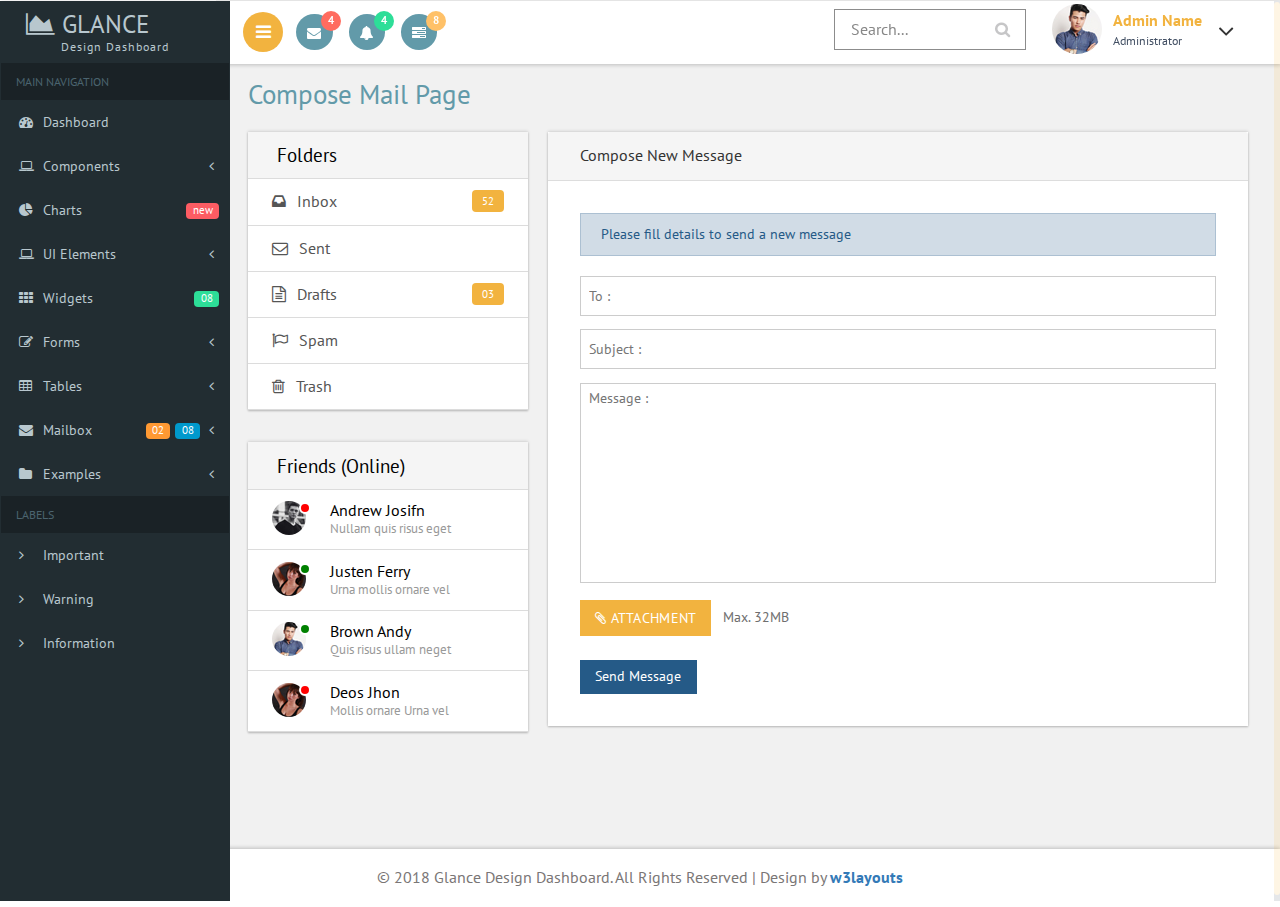
<file: web/compose.html>
<!--
Author: W3layouts
Author URL: http://w3layouts.com
License: Creative Commons Attribution 3.0 Unported
License URL: http://creativecommons.org/licenses/by/3.0/
-->
<!DOCTYPE HTML>
<html>
<head>
<title>Glance Design Dashboard an Admin Panel Category Flat Bootstrap Responsive Website Template | Compose mail :: w3layouts</title>
<meta name="viewport" content="width=device-width, initial-scale=1">
<meta http-equiv="Content-Type" content="text/html; charset=utf-8" />
<meta name="keywords" content="Glance Design Dashboard Responsive web template, Bootstrap Web Templates, Flat Web Templates, Android Compatible web template, 
SmartPhone Compatible web template, free WebDesigns for Nokia, Samsung, LG, SonyEricsson, Motorola web design" />
<script type="application/x-javascript"> addEventListener("load", function() { setTimeout(hideURLbar, 0); }, false); function hideURLbar(){ window.scrollTo(0,1); } </script>

<!-- Bootstrap Core CSS -->
<link href="css/bootstrap.css" rel='stylesheet' type='text/css' />

<!-- Custom CSS -->
<link href="css/style.css" rel='stylesheet' type='text/css' />

<!-- font-awesome icons CSS -->
<link href="css/font-awesome.css" rel="stylesheet"> 
<!-- //font-awesome icons CSS -->

 <!-- side nav css file -->
 <link href='css/SidebarNav.min.css' media='all' rel='stylesheet' type='text/css'/>
 <!-- side nav css file -->
 
 <!-- js-->
<script src="js/jquery-1.11.1.min.js"></script>
<script src="js/modernizr.custom.js"></script>

<!--webfonts-->
<link href="//fonts.googleapis.com/css?family=PT+Sans:400,400i,700,700i&amp;subset=cyrillic,cyrillic-ext,latin-ext" rel="stylesheet">
<!--//webfonts--> 

<!-- Metis Menu -->
<script src="js/metisMenu.min.js"></script>
<script src="js/custom.js"></script>
<link href="css/custom.css" rel="stylesheet">
<!--//Metis Menu -->

</head> 
<body class="cbp-spmenu-push">
	<div class="main-content">
	<div class="cbp-spmenu cbp-spmenu-vertical cbp-spmenu-left" id="cbp-spmenu-s1">
		<!--left-fixed -navigation-->
		<aside class="sidebar-left">
      <nav class="navbar navbar-inverse">
          <div class="navbar-header">
            <button type="button" class="navbar-toggle collapsed" data-toggle="collapse" data-target=".collapse" aria-expanded="false">
            <span class="sr-only">Toggle navigation</span>
            <span class="icon-bar"></span>
            <span class="icon-bar"></span>
            <span class="icon-bar"></span>
            </button>
            <h1><a class="navbar-brand" href="index.html"><span class="fa fa-area-chart"></span> Glance<span class="dashboard_text">Design dashboard</span></a></h1>
          </div>
          <div class="collapse navbar-collapse" id="bs-example-navbar-collapse-1">
            <ul class="sidebar-menu">
              <li class="header">MAIN NAVIGATION</li>
              <li class="treeview">
                <a href="index.html">
                <i class="fa fa-dashboard"></i> <span>Dashboard</span>
                </a>
              </li>
			  <li class="treeview">
                <a href="#">
                <i class="fa fa-laptop"></i>
                <span>Components</span>
                <i class="fa fa-angle-left pull-right"></i>
                </a>
                <ul class="treeview-menu">
                  <li><a href="grids.html"><i class="fa fa-angle-right"></i> Grids</a></li>
                  <li><a href="media.html"><i class="fa fa-angle-right"></i> Media Css</a></li>
                </ul>
              </li>
              <li class="treeview">
                <a href="charts.html">
                <i class="fa fa-pie-chart"></i>
                <span>Charts</span>
                <span class="label label-primary pull-right">new</span>
                </a>
              </li>
              <li class="treeview">
                <a href="#">
                <i class="fa fa-laptop"></i>
                <span>UI Elements</span>
                <i class="fa fa-angle-left pull-right"></i>
                </a>
                <ul class="treeview-menu">
                  <li><a href="general.html"><i class="fa fa-angle-right"></i> General</a></li>
                  <li><a href="icons.html"><i class="fa fa-angle-right"></i> Icons</a></li>
                  <li><a href="buttons.html"><i class="fa fa-angle-right"></i> Buttons</a></li>
                  <li><a href="typography.html"><i class="fa fa-angle-right"></i> Typography</a></li>
                </ul>
              </li>
			  <li>
                <a href="widgets.html">
                <i class="fa fa-th"></i> <span>Widgets</span>
                <small class="label pull-right label-info">08</small>
                </a>
              </li>
              <li class="treeview">
                <a href="#">
                <i class="fa fa-edit"></i> <span>Forms</span>
                <i class="fa fa-angle-left pull-right"></i>
                </a>
                <ul class="treeview-menu">
                  <li><a href="forms.html"><i class="fa fa-angle-right"></i> General Forms</a></li>
                  <li><a href="validation.html"><i class="fa fa-angle-right"></i> Form Validations</a></li>
                </ul>
              </li>
              <li class="treeview">
                <a href="#">
                <i class="fa fa-table"></i> <span>Tables</span>
                <i class="fa fa-angle-left pull-right"></i>
                </a>
                <ul class="treeview-menu">
                  <li><a href="tables.html"><i class="fa fa-angle-right"></i> Simple tables</a></li>
                </ul>
              </li>
              <li class="treeview">
                <a href="#">
                <i class="fa fa-envelope"></i> <span>Mailbox</span>
                <i class="fa fa-angle-left pull-right"></i><small class="label pull-right label-info1">08</small><span class="label label-primary1 pull-right">02</span></a>
                <ul class="treeview-menu">
                  <li><a href="inbox.html"><i class="fa fa-angle-right"></i> Mail Inbox</a></li>
                  <li><a href="compose.html"><i class="fa fa-angle-right"></i> Compose Mail </a></li>
                </ul>
              </li>
              <li class="treeview">
                <a href="#">
                <i class="fa fa-folder"></i> <span>Examples</span>
                <i class="fa fa-angle-left pull-right"></i>
                </a>
                <ul class="treeview-menu">
                  <li><a href="login.html"><i class="fa fa-angle-right"></i> Login</a></li>
                  <li><a href="signup.html"><i class="fa fa-angle-right"></i> Register</a></li>
                  <li><a href="404.html"><i class="fa fa-angle-right"></i> 404 Error</a></li>
                  <li><a href="500.html"><i class="fa fa-angle-right"></i> 500 Error</a></li>
                  <li><a href="blank-page.html"><i class="fa fa-angle-right"></i> Blank Page</a></li>
                </ul>
              </li>
              <li class="header">LABELS</li>
              <li><a href="#"><i class="fa fa-angle-right text-red"></i> <span>Important</span></a></li>
              <li><a href="#"><i class="fa fa-angle-right text-yellow"></i> <span>Warning</span></a></li>
              <li><a href="#"><i class="fa fa-angle-right text-aqua"></i> <span>Information</span></a></li>
            </ul>
          </div>
          <!-- /.navbar-collapse -->
      </nav>
    </aside>
	</div>
		<!--left-fixed -navigation-->
		
		<!-- header-starts -->
		<div class="sticky-header header-section ">
			<div class="header-left">
				
				<!--toggle button start-->
				<button id="showLeftPush"><i class="fa fa-bars"></i></button>
				<!--toggle button end-->
				<div class="profile_details_left"><!--notifications of menu start -->
					<ul class="nofitications-dropdown">
						<li class="dropdown head-dpdn">
							<a href="#" class="dropdown-toggle" data-toggle="dropdown" aria-expanded="false"><i class="fa fa-envelope"></i><span class="badge">4</span></a>
							<ul class="dropdown-menu">
								<li>
									<div class="notification_header">
										<h3>You have 3 new messages</h3>
									</div>
								</li>
								<li><a href="#">
								   <div class="user_img"><img src="images/1.jpg" alt=""></div>
								   <div class="notification_desc">
									<p>Lorem ipsum dolor amet</p>
									<p><span>1 hour ago</span></p>
									</div>
								   <div class="clearfix"></div>	
								</a></li>
								<li class="odd"><a href="#">
									<div class="user_img"><img src="images/4.jpg" alt=""></div>
								   <div class="notification_desc">
									<p>Lorem ipsum dolor amet </p>
									<p><span>1 hour ago</span></p>
									</div>
								  <div class="clearfix"></div>	
								</a></li>
								<li><a href="#">
								   <div class="user_img"><img src="images/3.jpg" alt=""></div>
								   <div class="notification_desc">
									<p>Lorem ipsum dolor amet </p>
									<p><span>1 hour ago</span></p>
									</div>
								   <div class="clearfix"></div>	
								</a></li>
								<li>
									<div class="notification_bottom">
										<a href="#">See all messages</a>
									</div> 
								</li>
							</ul>
						</li>
						<li class="dropdown head-dpdn">
							<a href="#" class="dropdown-toggle" data-toggle="dropdown" aria-expanded="false"><i class="fa fa-bell"></i><span class="badge blue">4</span></a>
							<ul class="dropdown-menu">
								<li>
									<div class="notification_header">
										<h3>You have 3 new notification</h3>
									</div>
								</li>
								<li><a href="#">
									<div class="user_img"><img src="images/4.jpg" alt=""></div>
								   <div class="notification_desc">
									<p>Lorem ipsum dolor amet</p>
									<p><span>1 hour ago</span></p>
									</div>
								  <div class="clearfix"></div>	
								 </a></li>
								 <li class="odd"><a href="#">
									<div class="user_img"><img src="images/1.jpg" alt=""></div>
								   <div class="notification_desc">
									<p>Lorem ipsum dolor amet </p>
									<p><span>1 hour ago</span></p>
									</div>
								   <div class="clearfix"></div>	
								 </a></li>
								 <li><a href="#">
									<div class="user_img"><img src="images/3.jpg" alt=""></div>
								   <div class="notification_desc">
									<p>Lorem ipsum dolor amet </p>
									<p><span>1 hour ago</span></p>
									</div>
								   <div class="clearfix"></div>	
								 </a></li>
								 <li>
									<div class="notification_bottom">
										<a href="#">See all notifications</a>
									</div> 
								</li>
							</ul>
						</li>	
						<li class="dropdown head-dpdn">
							<a href="#" class="dropdown-toggle" data-toggle="dropdown" aria-expanded="false"><i class="fa fa-tasks"></i><span class="badge blue1">8</span></a>
							<ul class="dropdown-menu">
								<li>
									<div class="notification_header">
										<h3>You have 8 pending task</h3>
									</div>
								</li>
								<li><a href="#">
									<div class="task-info">
										<span class="task-desc">Database update</span><span class="percentage">40%</span>
										<div class="clearfix"></div>	
									</div>
									<div class="progress progress-striped active">
										<div class="bar yellow" style="width:40%;"></div>
									</div>
								</a></li>
								<li><a href="#">
									<div class="task-info">
										<span class="task-desc">Dashboard done</span><span class="percentage">90%</span>
									   <div class="clearfix"></div>	
									</div>
									<div class="progress progress-striped active">
										 <div class="bar green" style="width:90%;"></div>
									</div>
								</a></li>
								<li><a href="#">
									<div class="task-info">
										<span class="task-desc">Mobile App</span><span class="percentage">33%</span>
										<div class="clearfix"></div>	
									</div>
								   <div class="progress progress-striped active">
										 <div class="bar red" style="width: 33%;"></div>
									</div>
								</a></li>
								<li><a href="#">
									<div class="task-info">
										<span class="task-desc">Issues fixed</span><span class="percentage">80%</span>
									   <div class="clearfix"></div>	
									</div>
									<div class="progress progress-striped active">
										 <div class="bar  blue" style="width: 80%;"></div>
									</div>
								</a></li>
								<li>
									<div class="notification_bottom">
										<a href="#">See all pending tasks</a>
									</div> 
								</li>
							</ul>
						</li>	
					</ul>
					<div class="clearfix"> </div>
				</div>
				<!--notification menu end -->
				<div class="clearfix"> </div>
			</div>
			<div class="header-right">
				
				
				<!--search-box-->
				<div class="search-box">
					<form class="input">
						<input class="sb-search-input input__field--madoka" placeholder="Search..." type="search" id="input-31" />
						<label class="input__label" for="input-31">
							<svg class="graphic" width="100%" height="100%" viewBox="0 0 404 77" preserveAspectRatio="none">
								<path d="m0,0l404,0l0,77l-404,0l0,-77z"/>
							</svg>
						</label>
					</form>
				</div><!--//end-search-box-->
				
				<div class="profile_details">		
					<ul>
						<li class="dropdown profile_details_drop">
							<a href="#" class="dropdown-toggle" data-toggle="dropdown" aria-expanded="false">
								<div class="profile_img">	
									<span class="prfil-img"><img src="images/2.jpg" alt=""> </span> 
									<div class="user-name">
										<p>Admin Name</p>
										<span>Administrator</span>
									</div>
									<i class="fa fa-angle-down lnr"></i>
									<i class="fa fa-angle-up lnr"></i>
									<div class="clearfix"></div>	
								</div>	
							</a>
							<ul class="dropdown-menu drp-mnu">
								<li> <a href="#"><i class="fa fa-cog"></i> Settings</a> </li> 
								<li> <a href="#"><i class="fa fa-user"></i> My Account</a> </li>
								<li> <a href="#"><i class="fa fa-suitcase"></i> Profile</a> </li> 
								<li> <a href="#"><i class="fa fa-sign-out"></i> Logout</a> </li>
							</ul>
						</li>
					</ul>
				</div>
				<div class="clearfix"> </div>				
			</div>
			<div class="clearfix"> </div>	
		</div>
		<!-- //header-ends -->
		<!-- main content start-->
		<div id="page-wrapper">
			<div class="main-page compose">
				<h2 class="title1">Compose Mail Page</h2>
				<div class="col-md-4 compose-left">
					<div class="folder widget-shadow">
						<ul>
							<li class="head">Folders</li>
							<li><a href="inbox.html"><i class="fa fa-inbox"></i>Inbox <span>52</span></a></li>
							<li><a href="#"><i class="fa fa fa-envelope-o"></i>Sent </a></li>
							<li><a href="#"><i class="fa fa-file-text-o"></i>Drafts <span>03</span></a> </li>
							<li><a href="#"><i class="fa fa-flag-o"></i>Spam </a></li>
							<li><a href="#"><i class="fa fa-trash-o"></i>Trash</a></li>
						</ul>
					</div>
					<div class="chat-grid widget-shadow">
						<ul>
							<li class="head">Friends (Online) </li>
							<li><a href="#">
									<div class="chat-left">
										<img class="img-circle" src="images/i1.png" alt="">
										<label class="small-badge"></label>
									</div>
									<div class="chat-right">
										<p>Andrew Josifn</p>
										<h6>Nullam quis risus eget </h6>
									</div>
									<div class="clearfix"> </div>	
								</a>
							</li>
							<li><a href="#">
									<div class="chat-left">
										<img class="img-circle" src="images/i4.png" alt="">
										<label class="small-badge bg-green"></label>
									</div>
									<div class="chat-right">
										<p>Justen Ferry</p>
										<h6>Urna mollis ornare vel</h6>
									</div>
									<div class="clearfix"> </div>	
								</a>
							</li>
							<li><a href="#">
									<div class="chat-left">
										<img class="img-circle" src="images/i3.png" alt="">
										<label class="small-badge bg-green"></label>
									</div>
									<div class="chat-right">
										<p>Brown Andy </p>
										<h6>Quis risus ullam neget </h6>
									</div>
									<div class="clearfix"> </div>	
								</a>
							</li>
							<li><a href="#">
									<div class="chat-left">
										<img class="img-circle" src="images/i4.png" alt="">
										<label class="small-badge"></label>
									</div>
									<div class="chat-right">
										<p>Deos Jhon</p>
										<h6>Mollis ornare Urna vel</h6>
									</div>
									<div class="clearfix"> </div>	
								</a>
							</li>
						</ul>
					</div>
				</div>
				<div class="col-md-8 compose-right widget-shadow">
					<div class="panel-default">
						<div class="panel-heading">
							Compose New Message 
						</div>
						<div class="panel-body">
							<div class="alert alert-info">
								Please fill details to send a new message
							</div>
							<form class="com-mail">
								<input type="text" class="form-control1 control3" placeholder="To :">
								<input type="text" class="form-control1 control3" placeholder="Subject :">
								<textarea rows="6" class="form-control1 control2" placeholder="Message :" ></textarea>
								<div class="form-group">
									<div class="btn btn-default btn-file">
										<i class="fa fa-paperclip"></i> Attachment
										<input type="file" name="attachment">
									</div>
									<p class="help-block">Max. 32MB</p>
								</div>
								<input type="submit" value="Send Message"> 
							</form>
						</div>
					</div>
				</div>
				<div class="clearfix"> </div>	
			</div>
		</div>
		<!--footer-->
		<div class="footer">
		   <p>&copy; 2018 Glance Design Dashboard. All Rights Reserved | Design by <a href="https://w3layouts.com/" target="_blank">w3layouts</a></p>
	   </div>
        <!--//footer-->
	</div>
	
	<!-- side nav js -->
	<script src='js/SidebarNav.min.js' type='text/javascript'></script>
	<script>
      $('.sidebar-menu').SidebarNav()
    </script>
	<!-- //side nav js -->
	
	<!-- Classie --><!-- for toggle left push menu script -->
		<script src="js/classie.js"></script>
		<script>
			var menuLeft = document.getElementById( 'cbp-spmenu-s1' ),
				showLeftPush = document.getElementById( 'showLeftPush' ),
				body = document.body;
				
			showLeftPush.onclick = function() {
				classie.toggle( this, 'active' );
				classie.toggle( body, 'cbp-spmenu-push-toright' );
				classie.toggle( menuLeft, 'cbp-spmenu-open' );
				disableOther( 'showLeftPush' );
			};
			
			function disableOther( button ) {
				if( button !== 'showLeftPush' ) {
					classie.toggle( showLeftPush, 'disabled' );
				}
			}
		</script>
	<!-- //Classie --><!-- //for toggle left push menu script -->
		
	<!--scrolling js-->
	<script src="js/jquery.nicescroll.js"></script>
	<script src="js/scripts.js"></script>
	<!--//scrolling js-->
	
	<!-- Bootstrap Core JavaScript -->
   <script src="js/bootstrap.js"> </script>
   
</body>
</html>
</file>
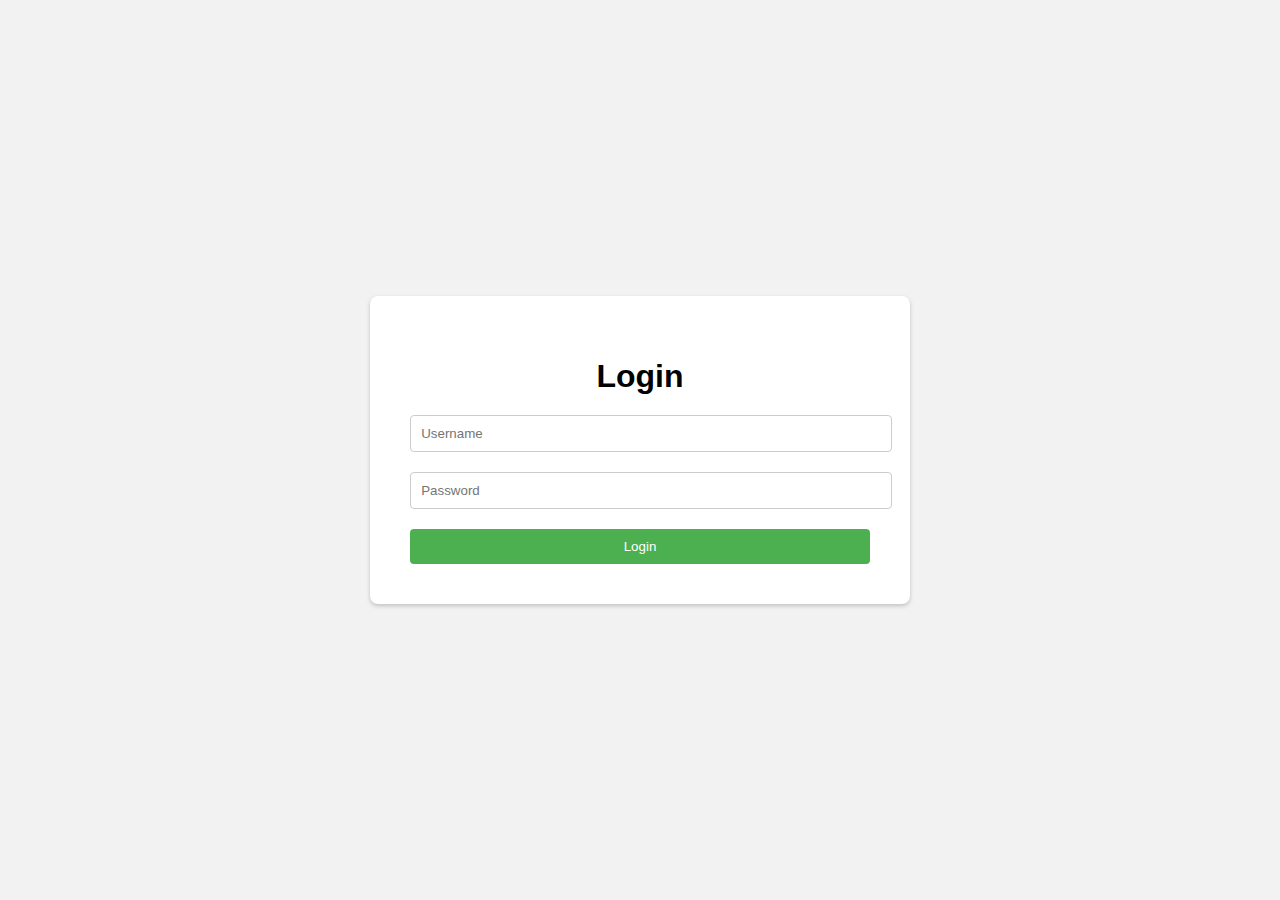
<file: web/foodlogin.html>
<!DOCTYPE html>
<html>
<head>
  <link rel="stylesheet" type="text/css" href="foodlogin.css">
</head>
<body>
  <div class="container">
    <form class="login-form">
      <h1>Login</h1>
      <input type="text" placeholder="Username" name="username" required>
      <input type="password" placeholder="Password" name="password" required>
      <button type="submit">Login</button>
    </form>
  </div>
</body>
</html>
</file>
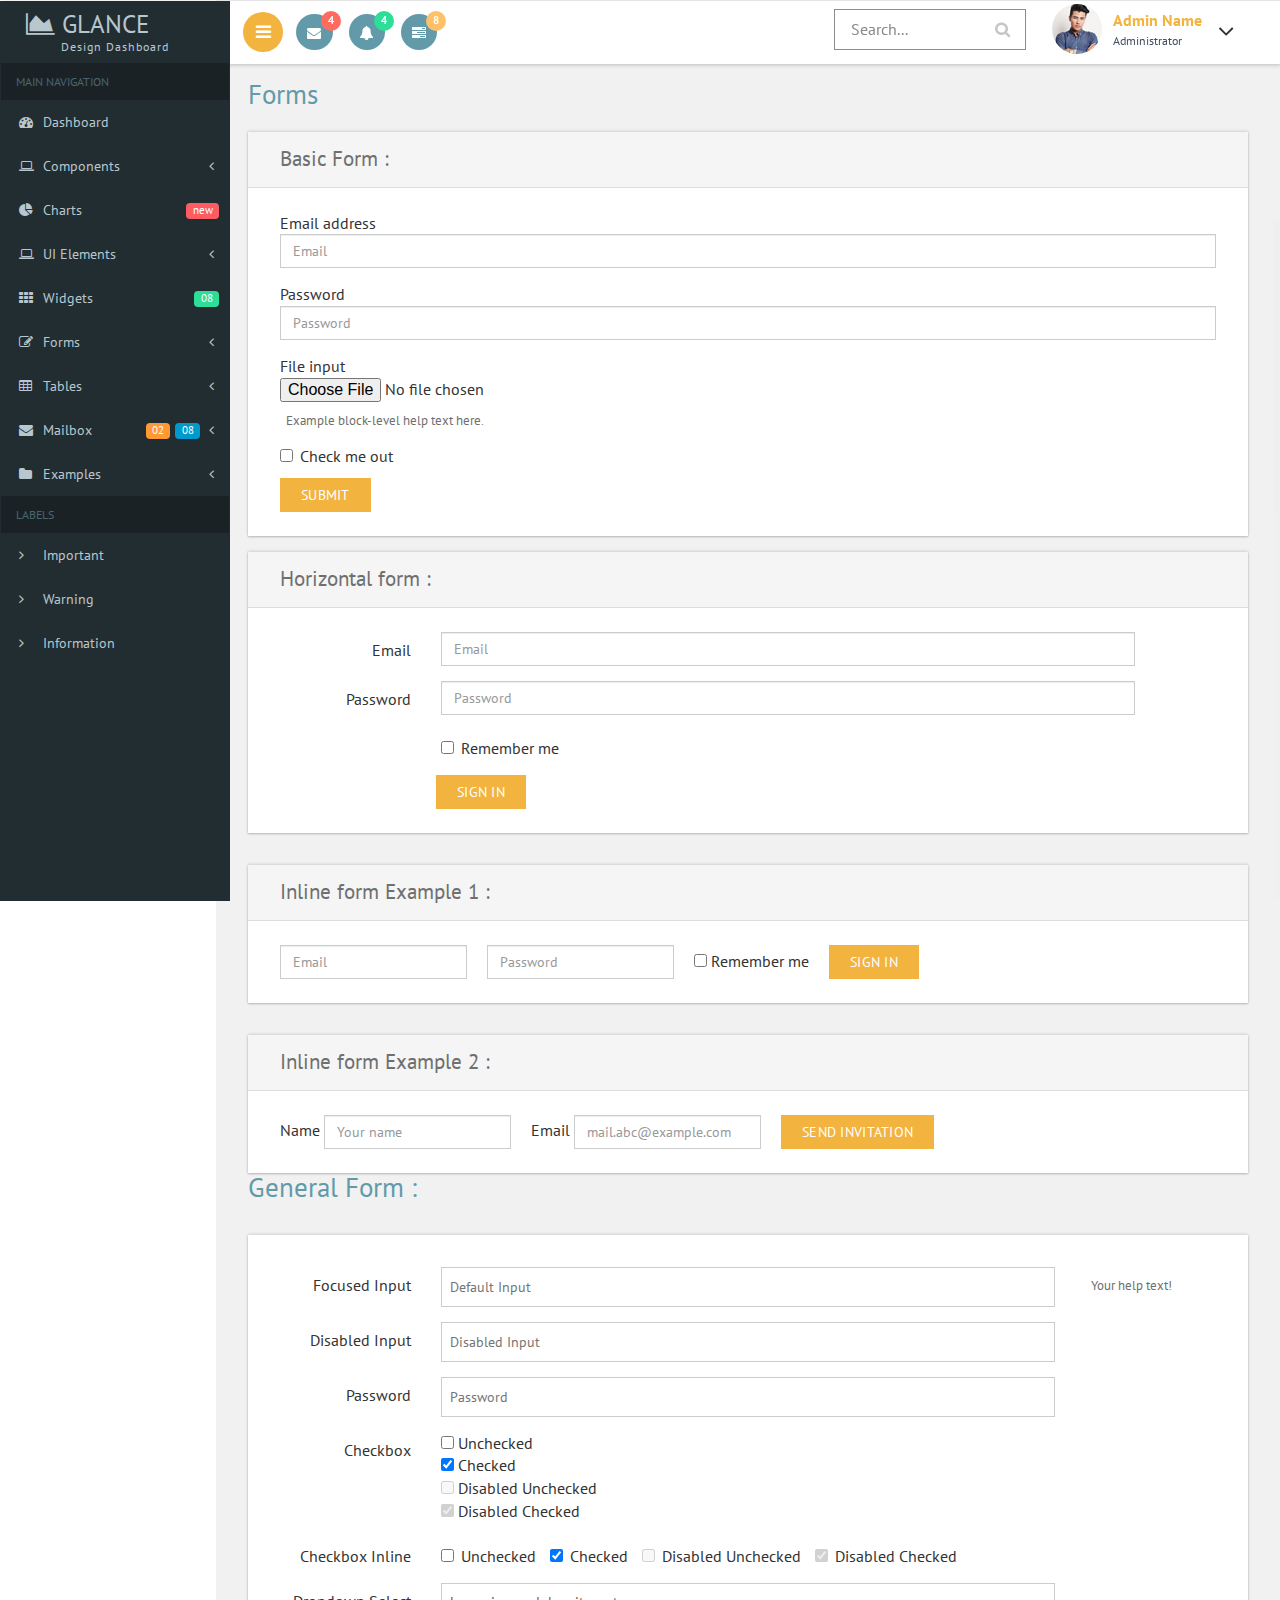
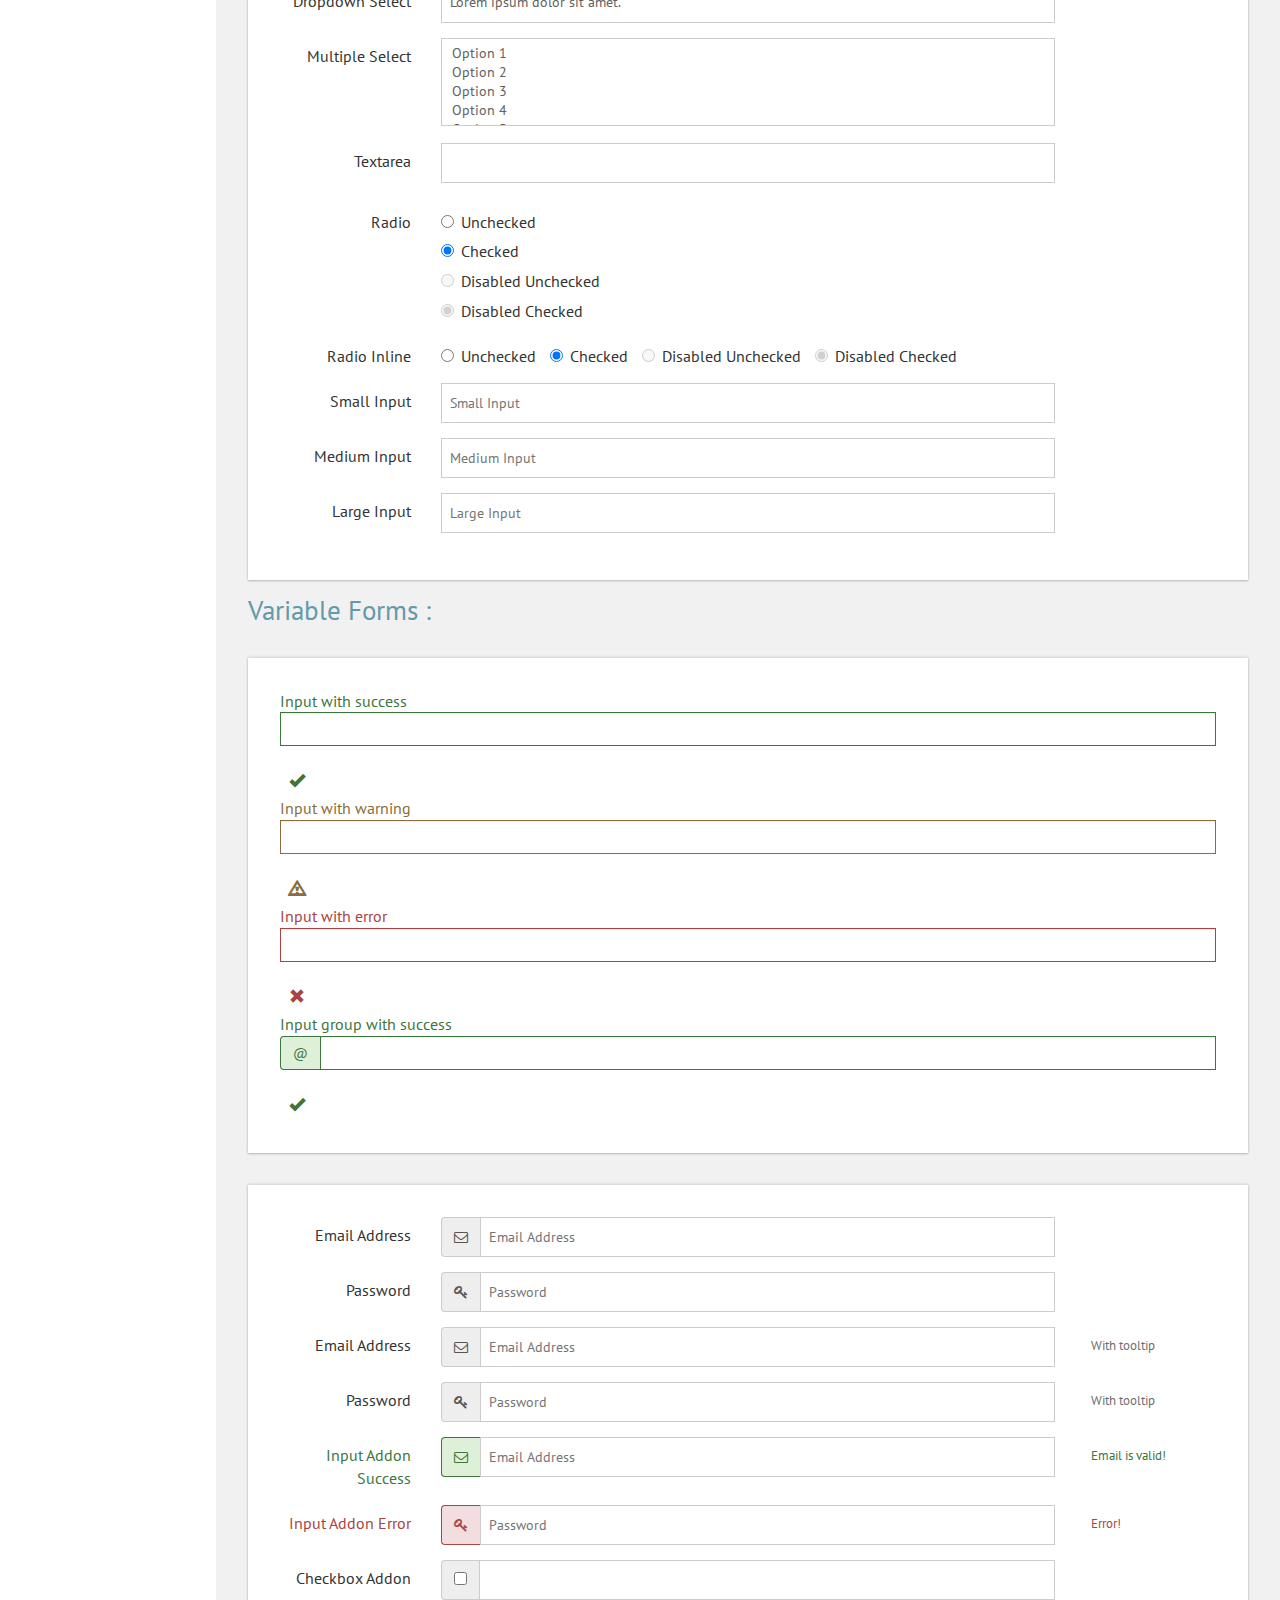
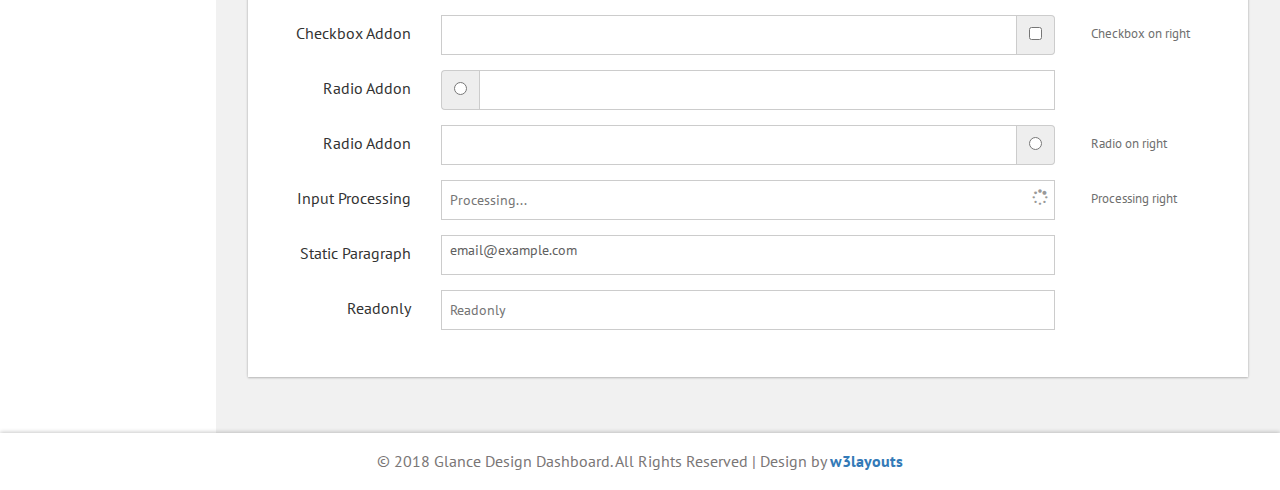
<file: web/forms.html>
<!--
Author: W3layouts
Author URL: http://w3layouts.com
License: Creative Commons Attribution 3.0 Unported
License URL: http://creativecommons.org/licenses/by/3.0/
-->
<!DOCTYPE HTML>
<html>
<head>
<title>Glance Design Dashboard an Admin Panel Category Flat Bootstrap Responsive Website Template | Forms :: w3layouts</title>
<meta name="viewport" content="width=device-width, initial-scale=1">
<meta http-equiv="Content-Type" content="text/html; charset=utf-8" />
<meta name="keywords" content="Glance Design Dashboard Responsive web template, Bootstrap Web Templates, Flat Web Templates, Android Compatible web template, 
SmartPhone Compatible web template, free WebDesigns for Nokia, Samsung, LG, SonyEricsson, Motorola web design" />
<script type="application/x-javascript"> addEventListener("load", function() { setTimeout(hideURLbar, 0); }, false); function hideURLbar(){ window.scrollTo(0,1); } </script>

<!-- Bootstrap Core CSS -->
<link href="css/bootstrap.css" rel='stylesheet' type='text/css' />

<!-- Custom CSS -->
<link href="css/style.css" rel='stylesheet' type='text/css' />

<!-- font-awesome icons CSS -->
<link href="css/font-awesome.css" rel="stylesheet"> 
<!-- //font-awesome icons CSS -->

 <!-- side nav css file -->
 <link href='css/SidebarNav.min.css' media='all' rel='stylesheet' type='text/css'/>
 <!-- side nav css file -->
 
 <!-- js-->
<script src="js/jquery-1.11.1.min.js"></script>
<script src="js/modernizr.custom.js"></script>

<!--webfonts-->
<link href="//fonts.googleapis.com/css?family=PT+Sans:400,400i,700,700i&amp;subset=cyrillic,cyrillic-ext,latin-ext" rel="stylesheet">
<!--//webfonts--> 

<!-- Metis Menu -->
<script src="js/metisMenu.min.js"></script>
<script src="js/custom.js"></script>
<link href="css/custom.css" rel="stylesheet">
<!--//Metis Menu -->

</head> 
<body class="cbp-spmenu-push">
	<div class="main-content">
	<div class="cbp-spmenu cbp-spmenu-vertical cbp-spmenu-left" id="cbp-spmenu-s1">
		<!--left-fixed -navigation-->
		<aside class="sidebar-left">
      <nav class="navbar navbar-inverse">
          <div class="navbar-header">
            <button type="button" class="navbar-toggle collapsed" data-toggle="collapse" data-target=".collapse" aria-expanded="false">
            <span class="sr-only">Toggle navigation</span>
            <span class="icon-bar"></span>
            <span class="icon-bar"></span>
            <span class="icon-bar"></span>
            </button>
            <a class="navbar-brand" href="index.html"><span class="fa fa-area-chart"></span> Glance<span class="dashboard_text">Design Dashboard</span></a>
          </div>
          <div class="collapse navbar-collapse" id="bs-example-navbar-collapse-1">
            <ul class="sidebar-menu">
              <li class="header">MAIN NAVIGATION</li>
              <li class="treeview">
                <a href="index.html">
                <i class="fa fa-dashboard"></i> <span>Dashboard</span>
                </a>
              </li>
			  <li class="treeview">
                <a href="#">
                <i class="fa fa-laptop"></i>
                <span>Components</span>
                <i class="fa fa-angle-left pull-right"></i>
                </a>
                <ul class="treeview-menu">
                  <li><a href="grids.html"><i class="fa fa-angle-right"></i> Grids</a></li>
                  <li><a href="media.html"><i class="fa fa-angle-right"></i> Media Css</a></li>
                </ul>
              </li>
              <li class="treeview">
                <a href="charts.html">
                <i class="fa fa-pie-chart"></i>
                <span>Charts</span>
                <span class="label label-primary pull-right">new</span>
                </a>
              </li>
              <li class="treeview">
                <a href="#">
                <i class="fa fa-laptop"></i>
                <span>UI Elements</span>
                <i class="fa fa-angle-left pull-right"></i>
                </a>
                <ul class="treeview-menu">
                  <li><a href="general.html"><i class="fa fa-angle-right"></i> General</a></li>
                  <li><a href="icons.html"><i class="fa fa-angle-right"></i> Icons</a></li>
                  <li><a href="buttons.html"><i class="fa fa-angle-right"></i> Buttons</a></li>
                  <li><a href="typography.html"><i class="fa fa-angle-right"></i> Typography</a></li>
                </ul>
              </li>
			  <li>
                <a href="widgets.html">
                <i class="fa fa-th"></i> <span>Widgets</span>
                <small class="label pull-right label-info">08</small>
                </a>
              </li>
              <li class="treeview">
                <a href="#">
                <i class="fa fa-edit"></i> <span>Forms</span>
                <i class="fa fa-angle-left pull-right"></i>
                </a>
                <ul class="treeview-menu">
                  <li><a href="forms.html"><i class="fa fa-angle-right"></i> General Forms</a></li>
                  <li><a href="validation.html"><i class="fa fa-angle-right"></i> Form Validations</a></li>
                </ul>
              </li>
              <li class="treeview">
                <a href="#">
                <i class="fa fa-table"></i> <span>Tables</span>
                <i class="fa fa-angle-left pull-right"></i>
                </a>
                <ul class="treeview-menu">
                  <li><a href="tables.html"><i class="fa fa-angle-right"></i> Simple tables</a></li>
                </ul>
              </li>
              <li class="treeview">
                <a href="#">
                <i class="fa fa-envelope"></i> <span>Mailbox</span>
                <i class="fa fa-angle-left pull-right"></i><small class="label pull-right label-info1">08</small><span class="label label-primary1 pull-right">02</span></a>
                <ul class="treeview-menu">
                  <li><a href="inbox.html"><i class="fa fa-angle-right"></i> Mail Inbox</a></li>
                  <li><a href="compose.html"><i class="fa fa-angle-right"></i> Compose Mail </a></li>
                </ul>
              </li>
              <li class="treeview">
                <a href="#">
                <i class="fa fa-folder"></i> <span>Examples</span>
                <i class="fa fa-angle-left pull-right"></i>
                </a>
                <ul class="treeview-menu">
                  <li><a href="login.html"><i class="fa fa-angle-right"></i> Login</a></li>
                  <li><a href="signup.html"><i class="fa fa-angle-right"></i> Register</a></li>
                  <li><a href="404.html"><i class="fa fa-angle-right"></i> 404 Error</a></li>
                  <li><a href="500.html"><i class="fa fa-angle-right"></i> 500 Error</a></li>
                  <li><a href="blank-page.html"><i class="fa fa-angle-right"></i> Blank Page</a></li>
                </ul>
              </li>
              <li class="header">LABELS</li>
              <li><a href="#"><i class="fa fa-angle-right text-red"></i> <span>Important</span></a></li>
              <li><a href="#"><i class="fa fa-angle-right text-yellow"></i> <span>Warning</span></a></li>
              <li><a href="#"><i class="fa fa-angle-right text-aqua"></i> <span>Information</span></a></li>
            </ul>
          </div>
          <!-- /.navbar-collapse -->
      </nav>
    </aside>
	</div>
		<!--left-fixed -navigation-->
		
		<!-- header-starts -->
		<div class="sticky-header header-section ">
			<div class="header-left">
				
				<!--toggle button start-->
				<button id="showLeftPush"><i class="fa fa-bars"></i></button>
				<!--toggle button end-->
				<div class="profile_details_left"><!--notifications of menu start -->
					<ul class="nofitications-dropdown">
						<li class="dropdown head-dpdn">
							<a href="#" class="dropdown-toggle" data-toggle="dropdown" aria-expanded="false"><i class="fa fa-envelope"></i><span class="badge">4</span></a>
							<ul class="dropdown-menu">
								<li>
									<div class="notification_header">
										<h3>You have 3 new messages</h3>
									</div>
								</li>
								<li><a href="#">
								   <div class="user_img"><img src="images/1.jpg" alt=""></div>
								   <div class="notification_desc">
									<p>Lorem ipsum dolor amet</p>
									<p><span>1 hour ago</span></p>
									</div>
								   <div class="clearfix"></div>	
								</a></li>
								<li class="odd"><a href="#">
									<div class="user_img"><img src="images/4.jpg" alt=""></div>
								   <div class="notification_desc">
									<p>Lorem ipsum dolor amet </p>
									<p><span>1 hour ago</span></p>
									</div>
								  <div class="clearfix"></div>	
								</a></li>
								<li><a href="#">
								   <div class="user_img"><img src="images/3.jpg" alt=""></div>
								   <div class="notification_desc">
									<p>Lorem ipsum dolor amet </p>
									<p><span>1 hour ago</span></p>
									</div>
								   <div class="clearfix"></div>	
								</a></li>
								<li>
									<div class="notification_bottom">
										<a href="#">See all messages</a>
									</div> 
								</li>
							</ul>
						</li>
						<li class="dropdown head-dpdn">
							<a href="#" class="dropdown-toggle" data-toggle="dropdown" aria-expanded="false"><i class="fa fa-bell"></i><span class="badge blue">4</span></a>
							<ul class="dropdown-menu">
								<li>
									<div class="notification_header">
										<h3>You have 3 new notification</h3>
									</div>
								</li>
								<li><a href="#">
									<div class="user_img"><img src="images/4.jpg" alt=""></div>
								   <div class="notification_desc">
									<p>Lorem ipsum dolor amet</p>
									<p><span>1 hour ago</span></p>
									</div>
								  <div class="clearfix"></div>	
								 </a></li>
								 <li class="odd"><a href="#">
									<div class="user_img"><img src="images/1.jpg" alt=""></div>
								   <div class="notification_desc">
									<p>Lorem ipsum dolor amet </p>
									<p><span>1 hour ago</span></p>
									</div>
								   <div class="clearfix"></div>	
								 </a></li>
								 <li><a href="#">
									<div class="user_img"><img src="images/3.jpg" alt=""></div>
								   <div class="notification_desc">
									<p>Lorem ipsum dolor amet </p>
									<p><span>1 hour ago</span></p>
									</div>
								   <div class="clearfix"></div>	
								 </a></li>
								 <li>
									<div class="notification_bottom">
										<a href="#">See all notifications</a>
									</div> 
								</li>
							</ul>
						</li>	
						<li class="dropdown head-dpdn">
							<a href="#" class="dropdown-toggle" data-toggle="dropdown" aria-expanded="false"><i class="fa fa-tasks"></i><span class="badge blue1">8</span></a>
							<ul class="dropdown-menu">
								<li>
									<div class="notification_header">
										<h3>You have 8 pending task</h3>
									</div>
								</li>
								<li><a href="#">
									<div class="task-info">
										<span class="task-desc">Database update</span><span class="percentage">40%</span>
										<div class="clearfix"></div>	
									</div>
									<div class="progress progress-striped active">
										<div class="bar yellow" style="width:40%;"></div>
									</div>
								</a></li>
								<li><a href="#">
									<div class="task-info">
										<span class="task-desc">Dashboard done</span><span class="percentage">90%</span>
									   <div class="clearfix"></div>	
									</div>
									<div class="progress progress-striped active">
										 <div class="bar green" style="width:90%;"></div>
									</div>
								</a></li>
								<li><a href="#">
									<div class="task-info">
										<span class="task-desc">Mobile App</span><span class="percentage">33%</span>
										<div class="clearfix"></div>	
									</div>
								   <div class="progress progress-striped active">
										 <div class="bar red" style="width: 33%;"></div>
									</div>
								</a></li>
								<li><a href="#">
									<div class="task-info">
										<span class="task-desc">Issues fixed</span><span class="percentage">80%</span>
									   <div class="clearfix"></div>	
									</div>
									<div class="progress progress-striped active">
										 <div class="bar  blue" style="width: 80%;"></div>
									</div>
								</a></li>
								<li>
									<div class="notification_bottom">
										<a href="#">See all pending tasks</a>
									</div> 
								</li>
							</ul>
						</li>	
					</ul>
					<div class="clearfix"> </div>
				</div>
				<!--notification menu end -->
				<div class="clearfix"> </div>
			</div>
			<div class="header-right">
				
				
				<!--search-box-->
				<div class="search-box">
					<form class="input">
						<input class="sb-search-input input__field--madoka" placeholder="Search..." type="search" id="input-31" />
						<label class="input__label" for="input-31">
							<svg class="graphic" width="100%" height="100%" viewBox="0 0 404 77" preserveAspectRatio="none">
								<path d="m0,0l404,0l0,77l-404,0l0,-77z"/>
							</svg>
						</label>
					</form>
				</div><!--//end-search-box-->
				
				<div class="profile_details">		
					<ul>
						<li class="dropdown profile_details_drop">
							<a href="#" class="dropdown-toggle" data-toggle="dropdown" aria-expanded="false">
								<div class="profile_img">	
									<span class="prfil-img"><img src="images/2.jpg" alt=""> </span> 
									<div class="user-name">
										<p>Admin Name</p>
										<span>Administrator</span>
									</div>
									<i class="fa fa-angle-down lnr"></i>
									<i class="fa fa-angle-up lnr"></i>
									<div class="clearfix"></div>	
								</div>	
							</a>
							<ul class="dropdown-menu drp-mnu">
								<li> <a href="#"><i class="fa fa-cog"></i> Settings</a> </li> 
								<li> <a href="#"><i class="fa fa-user"></i> My Account</a> </li>
								<li> <a href="#"><i class="fa fa-suitcase"></i> Profile</a> </li> 
								<li> <a href="#"><i class="fa fa-sign-out"></i> Logout</a> </li>
							</ul>
						</li>
					</ul>
				</div>
				<div class="clearfix"> </div>				
			</div>
			<div class="clearfix"> </div>	
		</div>
		<!-- //header-ends -->
		<!-- main content start-->
		<div id="page-wrapper">
			<div class="main-page">
				<div class="forms">
					<h2 class="title1">Forms</h2>
					<div class="form-grids row widget-shadow" data-example-id="basic-forms"> 
						<div class="form-title">
							<h4>Basic Form :</h4>
						</div>
						<div class="form-body">
							<form> <div class="form-group"> <label for="exampleInputEmail1">Email address</label> <input type="email" class="form-control" id="exampleInputEmail1" placeholder="Email"> </div> <div class="form-group"> <label for="exampleInputPassword1">Password</label> <input type="password" class="form-control" id="exampleInputPassword1" placeholder="Password"> </div> <div class="form-group"> <label for="exampleInputFile">File input</label> <input type="file" id="exampleInputFile"> <p class="help-block">Example block-level help text here.</p> </div> <div class="checkbox"> <label> <input type="checkbox"> Check me out </label> </div> <button type="submit" class="btn btn-default">Submit</button> </form> 
						</div>
					</div>
					<div class=" form-grids row form-grids-right">
						<div class="widget-shadow " data-example-id="basic-forms"> 
							<div class="form-title">
								<h4>Horizontal form :</h4>
							</div>
							<div class="form-body">
								<form class="form-horizontal"> <div class="form-group"> <label for="inputEmail3" class="col-sm-2 control-label">Email</label> <div class="col-sm-9"> <input type="email" class="form-control" id="inputEmail3" placeholder="Email"> </div> </div> <div class="form-group"> <label for="inputPassword3" class="col-sm-2 control-label">Password</label> <div class="col-sm-9"> <input type="password" class="form-control" id="inputPassword3" placeholder="Password"> </div> </div> <div class="form-group"> <div class="col-sm-offset-2 col-sm-10"> <div class="checkbox"> <label> <input type="checkbox"> Remember me </label> </div> </div> </div> <div class="col-sm-offset-2"> <button type="submit" class="btn btn-default">Sign in</button> </div> </form> 
							</div>
						</div>
					</div>
					<div class="inline-form widget-shadow">
						<div class="form-title">
							<h4>Inline form Example 1 :</h4>
						</div>
						<div class="form-body">
							<div data-example-id="simple-form-inline"> <form class="form-inline"> <div class="form-group"> <input type="email" class="form-control" id="exampleInputEmail3" placeholder="Email"> </div> <div class="form-group"> <input type="password" class="form-control" id="exampleInputPassword3" placeholder="Password"> </div> <div class="checkbox"> <label> <input type="checkbox"> Remember me </label> </div> <button type="submit" class="btn btn-default">Sign in</button> </form> </div>
						</div>
					</div>
					<div class="form-two widget-shadow">
						<div class="form-title">
							<h4>Inline form Example 2 :</h4>
						</div>
						<div class="form-body" data-example-id="simple-form-inline">
							<form class="form-inline"> <div class="form-group"> <label for="exampleInputName2">Name</label> <input type="text" class="form-control" id="exampleInputName2" placeholder="Your name"> </div> <div class="form-group"> <label for="exampleInputEmail2">Email</label> <input type="email" class="form-control" id="exampleInputEmail2" placeholder="mail.abc@example.com"> </div> <button type="submit" class="btn btn-default">Send invitation</button> </form> 
						</div>
					</div>
					<div class="row">
						<h3 class="title1">General Form :</h3>
						<div class="form-three widget-shadow">
							<form class="form-horizontal">
								<div class="form-group">
									<label for="focusedinput" class="col-sm-2 control-label">Focused Input</label>
									<div class="col-sm-8">
										<input type="text" class="form-control1" id="focusedinput" placeholder="Default Input">
									</div>
									<div class="col-sm-2">
										<p class="help-block">Your help text!</p>
									</div>
								</div>
								<div class="form-group">
									<label for="disabledinput" class="col-sm-2 control-label">Disabled Input</label>
									<div class="col-sm-8">
										<input disabled="" type="text" class="form-control1" id="disabledinput" placeholder="Disabled Input">
									</div>
								</div>
								<div class="form-group">
									<label for="inputPassword" class="col-sm-2 control-label">Password</label>
									<div class="col-sm-8">
										<input type="password" class="form-control1" id="inputPassword" placeholder="Password">
									</div>
								</div>
								<div class="form-group">
									<label for="checkbox" class="col-sm-2 control-label">Checkbox</label>
									<div class="col-sm-8">
										<div class="checkbox-inline1"><label><input type="checkbox"> Unchecked</label></div>
										<div class="checkbox-inline1"><label><input type="checkbox" checked=""> Checked</label></div>
										<div class="checkbox-inline1"><label><input type="checkbox" disabled=""> Disabled Unchecked</label></div>
										<div class="checkbox-inline1"><label><input type="checkbox" disabled="" checked=""> Disabled Checked</label></div>
									</div>
								</div>
								<div class="form-group">
									<label for="checkbox" class="col-sm-2 control-label">Checkbox Inline</label>
									<div class="col-sm-8">
										<div class="checkbox-inline"><label><input type="checkbox"> Unchecked</label></div>
										<div class="checkbox-inline"><label><input type="checkbox" checked=""> Checked</label></div>
										<div class="checkbox-inline"><label><input type="checkbox" disabled=""> Disabled Unchecked</label></div>
										<div class="checkbox-inline"><label><input type="checkbox" disabled="" checked=""> Disabled Checked</label></div>
									</div>
								</div>
								<div class="form-group">
									<label for="selector1" class="col-sm-2 control-label">Dropdown Select</label>
									<div class="col-sm-8"><select name="selector1" id="selector1" class="form-control1">
										<option>Lorem ipsum dolor sit amet.</option>
										<option>Dolore, ab unde modi est!</option>
										<option>Illum, fuga minus sit eaque.</option>
										<option>Consequatur ducimus maiores voluptatum minima.</option>
									</select></div>
								</div>
								<div class="form-group">
									<label class="col-sm-2 control-label">Multiple Select</label>
									<div class="col-sm-8">
										<select multiple="" class="form-control1">
											<option>Option 1</option>
											<option>Option 2</option>
											<option>Option 3</option>
											<option>Option 4</option>
											<option>Option 5</option>
										</select>
									</div>
								</div>
								<div class="form-group">
									<label for="txtarea1" class="col-sm-2 control-label">Textarea</label>
									<div class="col-sm-8"><textarea name="txtarea1" id="txtarea1" cols="50" rows="4" class="form-control1"></textarea></div>
								</div>
								<div class="form-group">
									<label for="radio" class="col-sm-2 control-label">Radio</label>
									<div class="col-sm-8">
										<div class="radio block"><label><input type="radio"> Unchecked</label></div>
										<div class="radio block"><label><input type="radio" checked=""> Checked</label></div>
										<div class="radio block"><label><input type="radio" disabled=""> Disabled Unchecked</label></div>
										<div class="radio block"><label><input type="radio" disabled="" checked=""> Disabled Checked</label></div>
									</div>
								</div>
								<div class="form-group">
									<label for="radio" class="col-sm-2 control-label">Radio Inline</label>
									<div class="col-sm-8">
										<div class="radio-inline"><label><input type="radio"> Unchecked</label></div>
										<div class="radio-inline"><label><input type="radio" checked=""> Checked</label></div>
										<div class="radio-inline"><label><input type="radio" disabled=""> Disabled Unchecked</label></div>
										<div class="radio-inline"><label><input type="radio" disabled="" checked=""> Disabled Checked</label></div>
									</div>
								</div>
								<div class="form-group">
									<label for="smallinput" class="col-sm-2 control-label label-input-sm">Small Input</label>
									<div class="col-sm-8">
										<input type="text" class="form-control1 input-sm" id="smallinput" placeholder="Small Input">
									</div>
								</div>
								<div class="form-group">
									<label for="mediuminput" class="col-sm-2 control-label">Medium Input</label>
									<div class="col-sm-8">
										<input type="text" class="form-control1" id="mediuminput" placeholder="Medium Input">
									</div>
								</div>
								<div class="form-group mb-n">
									<label for="largeinput" class="col-sm-2 control-label label-input-lg">Large Input</label>
									<div class="col-sm-8">
										<input type="text" class="form-control1 input-lg" id="largeinput" placeholder="Large Input">
									</div>
								</div>
							</form>
						</div>
					</div>
					<div class="row">
						<h3 class="title1">Variable Forms :</h3>
						<div class="form-three widget-shadow">
							<div data-example-id="form-validation-states-with-icons"> <form> <div class="form-group has-success has-feedback"> <label class="control-label" for="inputSuccess2">Input with success</label> <input type="text" class="form-control" id="inputSuccess2" aria-describedby="inputSuccess2Status"> <span class="glyphicon glyphicon-ok form-control-feedback" aria-hidden="true"></span> <span id="inputSuccess2Status" class="sr-only">(success)</span> </div> <div class="form-group has-warning has-feedback"> <label class="control-label" for="inputWarning2">Input with warning</label> <input type="text" class="form-control" id="inputWarning2" aria-describedby="inputWarning2Status"> <span class="glyphicon glyphicon-warning-sign form-control-feedback" aria-hidden="true"></span> <span id="inputWarning2Status" class="sr-only">(warning)</span> </div> <div class="form-group has-error has-feedback"> <label class="control-label" for="inputError2">Input with error</label> <input type="text" class="form-control" id="inputError2" aria-describedby="inputError2Status"> <span class="glyphicon glyphicon-remove form-control-feedback" aria-hidden="true"></span> <span id="inputError2Status" class="sr-only">(error)</span> </div> <div class="form-group has-success has-feedback"> <label class="control-label" for="inputGroupSuccess1">Input group with success</label> <div class="input-group"> <span class="input-group-addon">@</span> <input type="text" class="form-control" id="inputGroupSuccess1" aria-describedby="inputGroupSuccess1Status"> </div> <span class="glyphicon glyphicon-ok form-control-feedback" aria-hidden="true"></span> <span id="inputGroupSuccess1Status" class="sr-only">(success)</span> </div> </form> </div>
						</div>
						<div class="form-three widget-shadow">
							<div class=" panel-body-inputin">
								<form class="form-horizontal">
									<div class="form-group">
										<label class="col-md-2 control-label">Email Address</label>
										<div class="col-md-8">
											<div class="input-group">							
												<span class="input-group-addon">
													<i class="fa fa-envelope-o"></i>
												</span>
												<input type="text" class="form-control1" placeholder="Email Address">
											</div>
										</div>
									</div>
									<div class="form-group">
										<label class="col-md-2 control-label">Password</label>
										<div class="col-md-8">
											<div class="input-group">
												<span class="input-group-addon">
													<i class="fa fa-key"></i>
												</span>
												<input type="password" class="form-control1" id="exampleInputPassword1" placeholder="Password">
											</div>
										</div>
									</div>
									<div class="form-group">
										<label class="col-md-2 control-label">Email Address</label>
										<div class="col-md-8">
											<div class="input-group input-icon right">
												<span class="input-group-addon">
													<i class="fa fa-envelope-o"></i>
												</span>
												<input id="email" class="form-control1" type="text" placeholder="Email Address">
											</div>
										</div>
										<div class="col-sm-2">
											<p class="help-block">With tooltip</p>
										</div>
									</div>
									<div class="form-group">
										<label class="col-md-2 control-label">Password</label>
										<div class="col-md-8">
											<div class="input-group input-icon right">
												<span class="input-group-addon">
													<i class="fa fa-key"></i>
												</span>
												<input type="password" class="form-control1" placeholder="Password">
											</div>
										</div>
										<div class="col-sm-2">
											<p class="help-block">With tooltip</p>
										</div>
									</div>
									<div class="form-group has-success">
										<label class="col-md-2 control-label">Input Addon Success</label>
										<div class="col-md-8">
											<div class="input-group input-icon right">
												<span class="input-group-addon">
													<i class="fa fa-envelope-o"></i>
												</span>
												<input id="email" class="form-control1" type="text" placeholder="Email Address">
											</div>
										</div>
										<div class="col-sm-2">
											<p class="help-block">Email is valid!</p>
										</div>
									</div>
									<div class="form-group has-error">
										<label class="col-md-2 control-label">Input Addon Error</label>
										<div class="col-md-8">
											<div class="input-group input-icon right">
												<span class="input-group-addon">
													<i class="fa fa-key"></i>
												</span>
												<input type="password" class="form-control1" placeholder="Password">
											</div>
										</div>
										<div class="col-sm-2">
											<p class="help-block">Error!</p>
										</div>
									</div>
									<div class="form-group">
										<label class="col-md-2 control-label">Checkbox Addon</label>
										<div class="col-md-8">
											<div class="input-group">
												<div class="input-group-addon"><input type="checkbox"></div>
												<input type="text" class="form-control1">
											</div>
										</div>
									</div>
									<div class="form-group">
										<label class="col-md-2 control-label">Checkbox Addon</label>
										<div class="col-md-8">
											<div class="input-group">
												<input type="text" class="form-control1">
												<div class="input-group-addon"><input type="checkbox"></div>
												
											</div>
										</div>
										<div class="col-sm-2">
											<p class="help-block">Checkbox on right</p>
										</div>
									</div>
									<div class="form-group">
										<label class="col-md-2 control-label">Radio Addon</label>
										<div class="col-md-8">
											<div class="input-group">
												<div class="input-group-addon"><input type="radio"></div>
												<input type="text" class="form-control1">
											</div>
										</div>
									</div>
									<div class="form-group">
										<label class="col-md-2 control-label">Radio Addon</label>
										<div class="col-md-8">
											<div class="input-group">
												<input type="text" class="form-control1">
												<div class="input-group-addon"><input type="radio"></div>
												
											</div>
										</div>
										<div class="col-sm-2">
											<p class="help-block">Radio on right</p>
										</div>
									</div>
									<div class="form-group">
										<label class="col-md-2 control-label">Input Processing</label>
										<div class="col-md-8">
											<div class="input-icon right spinner">
												<i class="fa fa-fw fa-spin fa-spinner"></i>
												<input id="email" class="form-control1" type="text" placeholder="Processing...">
											</div>
										</div>
										<div class="col-sm-2">
											<p class="help-block">Processing right</p>
										</div>
									</div>
									<div class="form-group">
										<label class="col-md-2 control-label">Static Paragraph</label>
										<div class="col-md-8">
											<p class="form-control1 m-n">email@example.com</p>
										</div>
									</div>
									<div class="form-group mb-n">
										<label class="col-md-2 control-label">Readonly</label>
										<div class="col-md-8">
											<input type="text" class="form-control1" placeholder="Readonly" readonly="">
										</div>
									</div>
								</form>
							</div>
						</div>
					</div>
				</div>
			</div>
		</div>
		<!--footer-->
		<div class="footer">
		   <p>&copy; 2018 Glance Design Dashboard. All Rights Reserved | Design by <a href="https://w3layouts.com/" target="_blank">w3layouts</a></p>
	   </div>
        <!--//footer-->
	</div>
	
	<!-- side nav js -->
	<script src='js/SidebarNav.min.js' type='text/javascript'></script>
	<script>
      $('.sidebar-menu').SidebarNav()
    </script>
	<!-- //side nav js -->
	
	<!-- Classie --><!-- for toggle left push menu script -->
		<script src="js/classie.js"></script>
		<script>
			var menuLeft = document.getElementById( 'cbp-spmenu-s1' ),
				showLeftPush = document.getElementById( 'showLeftPush' ),
				body = document.body;
				
			showLeftPush.onclick = function() {
				classie.toggle( this, 'active' );
				classie.toggle( body, 'cbp-spmenu-push-toright' );
				classie.toggle( menuLeft, 'cbp-spmenu-open' );
				disableOther( 'showLeftPush' );
			};
			
			function disableOther( button ) {
				if( button !== 'showLeftPush' ) {
					classie.toggle( showLeftPush, 'disabled' );
				}
			}
		</script>
	<!-- //Classie --><!-- //for toggle left push menu script -->
	
	<!--scrolling js-->
	<script src="js/jquery.nicescroll.js"></script>
	<script src="js/scripts.js"></script>
	<!--//scrolling js-->
	
	<!-- Bootstrap Core JavaScript -->
   <script src="js/bootstrap.js"> </script>
   
</body>
</html>
</file>
<file: CSS/forget.css>
* {
    margin: 0px;
    padding: 0px;
    box-sizing: border-box;
}

body {
    background: #e4e4e4;
}

.form-container {
    display: flex;
    height: 98vh;
    width: 100%;
    justify-content: center;
    align-items: center;
}

.form-container .form-wrap {
    background: #fff;
    width: 40%;
    padding: 15px 20px;
}

.form-container .form-wrap h2 {
    text-align: center;
    margin: 0px 0px 20px;
    font-size: 19px;
}

.form-container .form-wrap .form-box {
    margin: 0px 0px 15px;
}

.form-container .form-wrap .form-box input[type="text"]{
    padding: 5px 8px;
    border-radius: 3px;
    border: 1px solid #353535;
    width: 100%;
}

.form-container .form-wrap .form-submit {
    display: flex;
    justify-content: center;
}


.form-container .form-wrap .form-submit input[type="submit"] {
    padding: 4px 10px;
    border: none;
    border-radius: 2px;
    background: #353535;
    color: #fff;
    font-weight: 800;
    cursor: pointer;
    font-size: 16px;
}
</file>
<file: CSS/login.css>
@import url('https://fonts.googleapis.com/css2?family=Poppins:wght@100;200;300;400;500;600;700;800;900&display=swap');

* {
    padding: 0px;
    margin: 0px;
    box-sizing: border-box;
}

:root {
    --linear-grad: linear-gradient(to right, #141E30, #243B55);
    --grad-clr1: #141E30;
    --grad-clr2: #243B55;
}

body {
    height: 100vh;
    background: #f6f5f7;
    display: grid;
    place-content: center;
    font-family: 'Poppins', sans-serif;
}
.container {
    position: relative;
    width: 850px;
    height: 500px;
    background-color: #FFF;
    box-shadow: 25px 30px 55px #5557;
    border-radius: 13px;
    overflow: hidden;
}
.form-container {
  position: absolute;
  width: 60%;  
  height: 100%;
  padding: 0px 40px;
  transition: all 0.6s ease-in-out;
}
.sign-up-container{
    opacity: 0;
    z-index: 1;
}
.sign-in-container{
    z-index: 2;

}
form{
    height: 100%;
    display: flex;
    flex-direction: column;
    align-items: center;
    justify-content: center;
    padding: 0px 50px;

}
h1{
    color: var(--grad-clr1);
}
.social-container{
    margin: 20px 0px;

}
.social-container a{
    border: 1px solid #ddd;
    border-radius: 50%;
    display: inline-flex;
    justify-content: center;
    align-items: center;
    margin: 0px 5px;
    height: 40px;
    width: 40px;
    
}
span{
    font-size: 12px;

}
.infield {
    position: relative;
    margin: 8px 0px;
    width: 100%;

}
input{
    width: 100%;
    padding: 12px 15px;
    background-color: #f3f3f3;
    border: none;
    outline: none;
}
label{
    position: absolute;
    left: 50%;
    top: 100%;
    transform: translateX(-50%);
    width: 0%;
    height: 2px;
    background: var(--linear-grad);
    transition: 0.3s;
}
input:focus ~ label{
    width: 100%;

}
a{
    color: #333;
    font-size: 14px;
    text-decoration: none;
    margin: 15px 0px;

}
a.forgot{
    padding-bottom: 3px;
    border-bottom: 2px solid #eee;

}
button{
    border-radius: 20px;
    border: 1px solid var(--grad-clr1);
    background: var(--grad-clr2);
    font-size: 12px;
    color: #fff;
    font-weight: bold;
    padding: 12px 45px;
    letter-spacing: 1px;
    text-transform: uppercase;

}
.form-container button{
    margin-top: 17px;
    transition: 80ms ease-in;

}
.form-container button:hover{
    background: #FFF;
    color: var(--grad-clr1);

}
.overlay-container{
    position: absolute;
    top: 0;
    left: 60%;
    width: 40%;
    height: 100%;
    overflow: hidden;
    transition: transform 0.6s ease-in-out;
    z-index: 9;



}
#overlayBtn{
    cursor: pointer;
    position: absolute;
    left: 50%;
    top: 304px;
    transform: translateX(-50%);
    width: 143.67px;
    height: 40px;
    border: 1px solid #fff;
    background: transparent;
    border-radius: 20px;

}
.overlay{
    position: relative;
    background: var(--linear-grad);
    color: #fff;
    left: -150%;
    height: 100%;
    width: 250%;
    transition: transform 0.6s ease-in-out;
       
}
.overlay-panel{
    position: absolute;
    display: flex;
    align-items: center;
    justify-content: center;
    flex-direction: column;
    padding: 0px 40px;
    text-align: center;
    height: 100%;
    width: 340px;
    transition: 0.6s ease-in-out;

}
.overlay-left{
    right: 60%;
    transform: translateX(-12%);

}
.overlay-right{
    right: 0;
    transform: translateX(0%);

}
.overlay-panel h1{
    color: #fff;


}
p{
    font-size: 14px;
    font-weight: 300;
    line-height: 20px;
    letter-spacing: 0.5px;
    margin: 25px 0px 35px;
    
}
.overlay-panel button{
    border: none;
    background-color: transparent;

}
.right-panel-active .overlay-container{
    transform: translateX(-150%);

}

.right-panel-active .overlay{
    transform: translateX(50%);

}
.right-panel-active .overlay-left{
    transform: translateX(25%);

}
.right-panel-active .overlay-right{
    transform: translateX(35%);

}
.right-panel-active .sign-in-container{
    transform: translateX(20%);
    opacity: 0;
}

.right-panel-active .sign-up-container{
    transform: translateX(66.7%);
    opacity: 1;
    z-index: 5;
    animation: show 0.6s;
}
@keyframes show{
    0% ,50%{
        opacity: 0;
        z-index: 1;
    }
    50.1% ,100%{
        opacity: 1;
        z-index: 5;
    }
}
.btnScaled{
    animation: scaleBtn 0.6s;

}
@keyframes scaleBtn{
    0%{
        width: 143.67px;
    }
    
    50%{
        width: 250px;
    }
    
    100%{
        width: 143.67px;
    }
}
</file>
<file: web/css/style.css>
/*
Author: W3layout
Author URL: http://w3layouts.com
License: Creative Commons Attribution 3.0 Unported
License URL: http://creativecommons.org/licenses/by/3.0/
*/
h4, h5, h6,
h1, h2, h3 {margin: 0;}
ul, ol {margin: 0;}
p {margin: 0;}

html, body{
	font-family: 'PT Sans', sans-serif;
    font-size: 100%;
  	overflow-x: hidden;
	background: #fff;
}
body a{
	transition: 0.5s all ease;
	-webkit-transition: 0.5s all ease;
	-moz-transition: 0.5s all ease;
	-o-transition: 0.5s all ease;
	-ms-transition: 0.5s all ease;
	text-decoration:none;
}
h1,h2,h3,h4,h5,h6{
	margin:0;			   
}
p{
	margin:0;
}
ul,label{
	margin:0;
	padding:0;
}
body a:hover{
	text-decoration:none;
}
.main-content {
    position: relative;
}
.sidebar-left .navbar-brand {
    height: 61px;
    padding: 10px 15px 10px 25px;
    font-size: 25px;
    text-transform: uppercase;
    color: #fff;
}
span.dashboard_text {
    font-size: 12px;
    text-transform: capitalize;
    display: block;
    letter-spacing: 1px;
    padding-left: 35px;
}


.navbar-inverse .navbar-brand {
    color: #b8c7ce;
}
/*-------HEADER SECTION------*/
.navbar-inverse {
    background-color: transparent;
    border-color: transparent;
}
/* ----STICKY HEADER----*/
.sticky-header{
    position: fixed;
    top: 0;
    left:0px;
    width: 100%;
    z-index: 100;
}
.header-section {
    background:#FFF;
    box-shadow:  1px 1px 4px rgba(0, 0, 0, 0.21);
    -webkit-box-shadow:  1px 1px 4px rgba(0, 0, 0, 0.21);
    -moz-box-shadow:  1px 1px 4px rgba(0, 0, 0, 0.21);
    -o-box-shadow:  1px 1px 4px rgba(0, 0, 0, 0.21);
}
.header-section::after {
    clear: both;
    display: block;
    content: '';
}
.header-left {
    float: left;
    width: 50%;
    margin-left: 15%;
	position: relative;
}
.header-right {
    float: right;
}
/* ----menu-icon----*/
button#showLeftPush {
    font-size: 1.1em;
    text-align: center;
    cursor: pointer;
    float: left;
    color: #fff;
    -moz-transition: all 0.2s ease-out 0s;
    -webkit-transition: all 0.2s ease-out 0s;
    transition: all 0.2s ease-out 0s;
	border: none;
    background-color: #F2B33F;
	outline:none;
    border-radius: 50%;
    height: 40px;
    width: 40px;
    margin-top: 11px;
}
button#showLeftPush:hover {
    color: #eee;
}
/*--push-menu-css--*/
.cbp-spmenu {
	position: fixed;
}
.cbp-spmenu-vertical {
    height: 100%;
    z-index: 1000;
    padding: 0em 0 2em;
}
.cbp-spmenu-left {
    left: 0;
}
.cbp-spmenu-left.cbp-spmenu-open {
	left: -309px;
}
/* Push classes applied to the body */
.cbp-spmenu-push {
	overflow-x: hidden;
	position: relative;
}
.cbp-spmenu-push-toright {
	left: 0;
}
/* Transitions */

.cbp-spmenu,
.cbp-spmenu-push {
	-webkit-transition: all 0.3s ease;
	-moz-transition: all 0.3s ease;
	transition: all 0.3s ease;
}
.cbp-spmenu-push div#page-wrapper {
    margin: 0 0 0 13.5em;
	transition:.5s all;
	-webkit-transition:.5s all;
	-moz-transition:.5s all;
}
.cbp-spmenu-push.cbp-spmenu-push-toright div#page-wrapper {
    margin: 0;
}
/*--//push-menu-css--*/
/*--side-menu--*/
.sidebar ul li{
	 margin-bottom: 1em;
}
.sidebar ul li a {
    color: #FFFFFF;
    font-size: 1em;
    padding: 5px 15px;
	padding-left: 25px;
}
.collapse.in {
    display: block;
    background: #2d6696fc;
    background: none;
    color: #fff;
    margin-top: 10px;
}
.nav > li > a:hover, .nav > li > a:focus {
    text-decoration: none;
    background-color: transparent;
    color: #000;
}
.sidebar .arrow {
    float: right;
}
h4.heading {
    padding-left: 25px;
    font-size: 17px;
	letter-spacing: 1px;
	color:#eee;
    font-weight: 600;
    text-transform: uppercase;
    margin-bottom: 10px;
    margin-top: 30px;
}
i.nav_icon {
    background: #00000070;
	font-size: 16px;
    line-height: 25px;
    display: block;
    float: left;
    width: 32px;
    height: 26px;
    margin-right: 10px;
    margin-left: 0px;
    text-align: center;
    opacity: 0.6;
    border-radius: 3px;
}
.fa {
    display: inline-block;
    font-family: FontAwesome;
    font-style: normal;
    font-weight: normal;
    line-height: 1;
    -webkit-font-smoothing: antialiased;
    -moz-osx-font-smoothing: grayscale;
}
span.nav-badge {
    font-size: 12px;
    color: #FFFFFF;
    background: rgba(255, 255, 255, 0.32);
    width: 25px;
    height: 25px;
    border-radius: 68%;
    -webkit-border-radius: 68%;
    -moz-border-radius: 68%;
    -o-border-radius: 68%;
    position: absolute;
    top: 18%;
    right: 15%;
    line-height: 26px;
    letter-spacing: 1px;
    text-align: center;
}
span.nav-badge-btm {
    font-size: 12px;
    color: #FFF;
    background: #F2B33F;
    position: absolute;
    top: 18%;
    right: 15%;
    line-height: 22px;
    letter-spacing: 1px;
    text-align: center;
    padding: 0em 1em;
    border-radius: 30px;
}
.dropdown-menu > li > a:hover, .dropdown-menu > li > a:focus {
    background: none;
    color: #337ab7;
}
.chart-nav span.nav-badge-btm {
	right: 5%;
    top: 24%;
}
ul.dropdown-menu{
	/* animation: flipInX 1s ease;
	-moz-animation: flipInX 1s ease;
	-webkit-animation: flipInX 1s ease;
	-webkit-backface-visibility: visible !important;
	-ms-backface-visibility: visible !important;
	backface-visibility: visible !important;
	-moz-backface-visibility: visible !important;
	data-wow-delay:".1s";
	*/
	
    -webkit-transition: all 0.5s ease-out;
    -moz-transition: all 0.5s ease-out;
    -ms-transition: all 0.5s ease-out;
    -o-transition: all 0.5s ease-out;
    transition: all 0.5s ease-out;
}
/*--//side-menu--*/
/* ----Logo----*/
.logo {
    background: #1e282c;
    text-align: center;
    float: left;
}
.logo a{
    padding: 0.77em 3em ;
	display: block;
	text-decoration: none;
}
.logo a h1 {
    color: #fff;
    font-size: 1.8em;
    line-height: 1.3em;
    font-weight: 400;
}
.logo a span {
    color: #F8F8F8;
    font-size: .7em;
    text-align: center;
    letter-spacing: 7px;
}
/* ----//Logo----*/
/*start search*/
.search-box {
    float: left;
    width: 43%;
    margin: .5em 0 0 0em;
	position: relative;
    z-index: 1;
    display: inline-block;
}
.sb-search-input {
    outline: none;
    background: #fff;
    width: 100%;
    margin: 0;
    z-index: 10;
    font-size: 1em;
    color: #383838;
    padding: 0.5em 1em;
    border: 1px solid #8c8c8c;
    background: url(../images/search-icon.png) no-repeat 160px 12px;
	-webkit-appearance: none; /* for box shadows to show on iOS */
}
.sb-search-input::-webkit-input-placeholder {
	color:#888;
}
.sb-search-input:-moz-placeholder {
	color: #888;
}
.sb-search-input::-moz-placeholder {
	color: #888;
}
.sb-search-input:-ms-input-placeholder {
	color: #888;
}
.input__label {
	-webkit-font-smoothing: antialiased;
    -moz-osx-font-smoothing: grayscale;
	-webkit-touch-callout: none;
	-webkit-user-select: none;
	-khtml-user-select: none;
	-moz-user-select: none;
	-ms-user-select: none;
	user-select: none;
	position: absolute;
	width: 100%;
	height: 100%;
    cursor: text;
}

.graphic {
	fill: none;
	-webkit-transform: scale3d(1, -1, 1);
	transform: scale3d(1, -1, 1);
	-webkit-transition: stroke-dashoffset 0.5s;
	transition: stroke-dashoffset 0.5s;
	pointer-events: none;
	stroke: #D81B60;
    stroke-width: 6px;
    stroke-dasharray: 962;
    stroke-dashoffset: 962;
}
/* Madoka */
.input__field--madoka {
	display: block;
	float: right;
}
.input__field--madoka:focus {
	outline: none;
}
.input__field--madoka:focus + .input__label,
.input--filled .input__label {
	cursor: default;
	pointer-events: none;
}
.input__field--madoka:focus + .input__label .graphic,
.input--filled .graphic {
	stroke-dashoffset: 0;
}

.input__field--madoka:focus + .input__label .input__label-content{
	-webkit-transform: scale3d(0.81, 0.81, 1) translate3d(0, 4em, 0);
	transform: scale3d(0.81, 0.81, 1) translate3d(0, 4em, 0);
}
/*--//search-ends --*/
/*--- Progress Bar ----*/
.meter {
	position: relative;
}
.meter > span {
	display: block;
	height: 100%;
	   
	position: relative;
	overflow: hidden;
}
.meter > span:after, .animate > span > span {
	content: "";
	position: absolute;
	top: 0; left: 0; bottom: 0; right: 0;
	
	overflow: hidden;
}

.animate > span:after {
	display: none;
}

@-webkit-keyframes move {
    0% {
       background-position: 0 0;
    }
    100% {
       background-position: 50px 50px;
    }
}

@-moz-keyframes move {
    0% {
       background-position: 0 0;
    }
    100% {
       background-position: 50px 50px;
    }
}

.red > span {
	background-color: #65CEA7;
}

.nostripes > span > span, .nostripes > span:after {
	-webkit-animation: none;
	-moz-animation: none;
	background-image: none;
}
/*--- User Panel---*/
.profile_details_left {
    float: left;
    padding-left: 5px;
}
.dropdown-menu {
    box-shadow: 2px 3px 4px rgba(0, 0, 0, .175);
	-webkit-box-shadow: 2px 3px 4px rgba(0, 0, 0, .175);
	-moz-box-shadow: 2px 3px 4px rgba(0, 0, 0, .175);
    border-radius: 0;
}
li.dropdown.head-dpdn {
    display: inline-block;
    padding: 1.25em 0;
	float: left;
}
li.dropdown.head-dpdn:nth-child(3) {
    border-right: 1px solid transparent;
}
li.dropdown.head-dpdn a.dropdown-toggle {
    padding: 0.5em .7em;
    background: #629aa9;
    margin: 0 .5em;
    border-radius: 50%;
    -webkit-border-radius: 50%;
    -moz-border-radius: 50%;
    -ms-border-radius: 50%;
    -o-border-radius: 50%;
}
ul.dropdown-menu li {
    margin-left: 0;
    width: 100%;
    padding: 0;
	background: #fff;
}
.user-panel-top ul{
	padding-left:0;
}
.user-panel-top li{
	float:left;
	margin-left:15px;
	position:relative;
}
.user-panel-top li span.digit{
    font-size:11px;
    font-weight:bold;
	color:#FFF;
	background:#e64c65;
	line-height:20px;
	width:20px;
	height:20px;
	border-radius:2em;
	-webkit-border-radius:2em;
	-moz-border-radius:2em;
	-o-border-radius:2em;	
	text-align:center;
	display: inline-block;
	position: absolute;
	top: -3px;
	right: -10px;
}
.user-panel-top li:first-child{
	margin-left:0;
}
.custom-nav > li.act > a, .custom-nav > li.act > a:hover, .custom-nav > li.act > a:focus {
    background-color: #353f4f;
    color:#8BC34A;
}
.user-panel-top li a{
	display: block;
	padding: 5px;
	text-decoration:none;
}
.header-left i.fa.fa-envelope{
	color:#fff;
    font-size: 14px;
}
.header-left i.fa.fa-bell{
	color:#fff;
    font-size: 14px;
}
.header-left  i.fa.fa-tasks{
	color:#fff;
    font-size: 14px;
}
.user-panel-top li a:hover{
	border-color:rgba(101, 124, 153, 0.93);
}
.user-panel-top li a i{
	width:24px;
	height:24px;
	display: block;
	text-align:center;
	line-height:25px;
}
.user-panel-top li a i span{
	font-size:15px;
	color:#FFF;
}
.user-panel-top li a.user{
	background:#667686;
}
.user-panel-top li span.green{
	background:#a88add;
}
.user-panel-top li span.red{
	background:#b8c9f1;
}
.user-panel-top li span.yellow{
	background:#bdc3c7;
}
/***** Messages *************/
.notification_header{
	background-color:#FAFAFA;
	padding: 10px 15px;
	border-bottom:1px solid rgba(0, 0, 0, 0.05);
	margin-bottom: 8px;
}
.notification_header h3{	
	color:#6A6A6A;
	font-size:12px;
	font-weight:600;
	margin:0;
}
.notification_bottom {
    background-color: rgba(200, 129, 230, 0.14);
    padding: 4px 0;
    text-align: center;
	margin-top: 5px;
}
.notification_bottom a {
    color: #6F6F6F;
	 font-size: 1em;
}
.notification_bottom a:hover {
    color:#6164C1;
}
.notification_bottom h3 a{	
	color: #717171;
	font-size:12px;
	border-radius:0;
	border:none;
	padding:0;
	text-align:center;
}
.notification_bottom h3 a:hover{	
	color:#4A4A4A;
	text-decoration:underline;
	background:none;
}
.user_img{
	float:left;
	width:19%;
}
.user_img img{
	max-width:100%;
	display:block;
	border-radius:2em;
	-webkit-border-radius:2em;
	-moz-border-radius:2em;
	-o-border-radius:2em;
}
.notification_desc{
	float:left;
	width:70%;
	margin-left:5%;
}
.notification_desc p{
	color:#757575;
	font-size:13px;
	padding:2px 0;
}
.wrapper-dropdown-2 .dropdown li a:hover .notification_desc p{
	color:#424242;
}
.notification_desc p span{
	color:#979797 !important;
	font-size:11px;
}
/*---bages---*/
.header-left span.badge {
    font-size: 11px;
    font-weight: bold;
    color: #FFF;
    background: #ff6c5f;
    line-height: 15px;
    width: 20px;
    height: 20px;
    border-radius: 2em;
    -webkit-border-radius: 2em;
    -moz-border-radius: 2em;
    -o-border-radius: 2em;
    text-align: center;
    display: inline-block;
    position: absolute;
    top: 16%;
    padding: 2px 0 0;
}
.header-left span.blue{
	background-color: #2dde98;
}
.header-left span.red{
	background-color:#ef553a;
}
.header-left span.blue1{
	background-color: #ffc168;
}
i.icon_1{
  float: left;
  color: #00aced;
  line-height: 2em;
  margin-right: 1em;
}
i.icon_2{
  float: left;
  color:#ef553a;
  line-height: 2em;
  margin-right: 1em;
  font-size: 20px;
}
i.icon_3{
  float: left;
  color:#9358ac;
  line-height: 2em;
  margin-right: 1em;
  font-size: 20px;
}
.avatar_left {
  float: left;
}
i.icon_4{
  width: 45px;
  height: 45px;
  background: #F44336;
  float: left;
  color: #fff;
  text-align: center;
  font-size: 1.5em;
  line-height: 44px;
  font-style: normal;
  margin-right: 1em;
}
i.icon_5{
  background-color: #3949ab;
}
i.icon_6{
  background-color: #03a9f4;
}
.blue-text {
  color: #2196F3 !important;
  float:right;
}
/*---//bages---*/
/*--Progress bars--*/
.progress {
    height: 10px;
    margin: 7px 0;
    overflow: hidden;
    background: #e1e1e1;
    z-index: 1;
    cursor: pointer;
}
.task-info .percentage{
	float:right;
	height:inherit;
	line-height:inherit;
}
.task-desc{
	font-size:12px;
}
.wrapper-dropdown-3 .dropdown li a:hover span.task-desc {
	color:#65cea7;
}
.progress .bar {
		z-index: 2;
		height:15px; 
		font-size: 12px;
		color: white;
		text-align: center;
		float:left;
		-webkit-box-sizing: content-box;
		-moz-box-sizing: content-box;
		-ms-box-sizing: content-box;
		box-sizing: content-box;
		-webkit-transition: width 0.6s ease;
		  -moz-transition: width 0.6s ease;
		  -o-transition: width 0.6s ease;
		  transition: width 0.6s ease;
	}
.progress-striped .yellow{
	background:#f0ad4e;
} 
.progress-striped .green{
	background:#5cb85c;
} 
.progress-striped .light-blue{
	background:#4F52BA;
} 
.progress-striped .red{
	background:#d9534f;
} 
.progress-striped .blue{
	background:#428bca;
} 
.progress-striped .orange {
	background:#e94e02;
}
.progress-striped .bar {
  background-image: -webkit-gradient(linear, 0 100%, 100% 0, color-stop(0.25, rgba(255, 255, 255, 0.15)), color-stop(0.25, transparent), color-stop(0.5, transparent), color-stop(0.5, rgba(255, 255, 255, 0.15)), color-stop(0.75, rgba(255, 255, 255, 0.15)), color-stop(0.75, transparent), to(transparent));
  background-image: -webkit-linear-gradient(45deg, rgba(255, 255, 255, 0.15) 25%, transparent 25%, transparent 50%, rgba(255, 255, 255, 0.15) 50%, rgba(255, 255, 255, 0.15) 75%, transparent 75%, transparent);
  background-image: -moz-linear-gradient(45deg, rgba(255, 255, 255, 0.15) 25%, transparent 25%, transparent 50%, rgba(255, 255, 255, 0.15) 50%, rgba(255, 255, 255, 0.15) 75%, transparent 75%, transparent);
  background-image: -o-linear-gradient(45deg, rgba(255, 255, 255, 0.15) 25%, transparent 25%, transparent 50%, rgba(255, 255, 255, 0.15) 50%, rgba(255, 255, 255, 0.15) 75%, transparent 75%, transparent);
  background-image: linear-gradient(45deg, rgba(255, 255, 255, 0.15) 25%, transparent 25%, transparent 50%, rgba(255, 255, 255, 0.15) 50%, rgba(255, 255, 255, 0.15) 75%, transparent 75%, transparent);
  -webkit-background-size: 40px 40px;
  -moz-background-size: 40px 40px;
  -o-background-size: 40px 40px;
  background-size: 40px 40px;
}
.progress.active .bar {
  -webkit-animation: progress-bar-stripes 2s linear infinite;
  -moz-animation: progress-bar-stripes 2s linear infinite;
  -ms-animation: progress-bar-stripes 2s linear infinite;
  -o-animation: progress-bar-stripes 2s linear infinite;
  animation: progress-bar-stripes 2s linear infinite;
}
@-webkit-keyframes progress-bar-stripes {
  from {
    background-position: 40px 0;
  }
  to {
    background-position: 0 0;
  }
}
@-moz-keyframes progress-bar-stripes {
  from {
    background-position: 40px 0;
  }
  to {
    background-position: 0 0;
  }
}
@-ms-keyframes progress-bar-stripes {
  from {
    background-position: 40px 0;
  }
  to {
    background-position: 0 0;
  }
}
@-o-keyframes progress-bar-stripes {
  from {
    background-position: 0 0;
  }
  to {
    background-position: 40px 0;
  }
}
@keyframes progress-bar-stripes {
  from {
    background-position: 40px 0;
  }
  to {
    background-position: 0 0;
  }
}
/*--Progress bars--*/
/********* profile details **********/
ul.dropdown-menu.drp-mnu i.fa {
    margin-right: 0.5em;
    color: #629aa9;
}
ul.dropdown-menu {
    padding: 1em;
    min-width: 280px;
    top:101%;
}
.dropdown-menu > li > a {
    padding: 3px 15px;
	font-size: 1em;
    letter-spacing: .5px;
}
.profile_details {
    float: right;
}
.profile_details_drop .fa.fa-angle-up{
	display:none;
}
.profile_details_drop.open .fa.fa-angle-up{
    display:block;
}
.profile_details_drop.open .fa.fa-angle-down{
	display:none;
}
.profile_details_drop a.dropdown-toggle {
    display:block;
	padding: 0.2em 3em 0 0em;
}
.profile_img span.prfil-img{
	float:left;
}
.user-name{
	 float:left;
	 margin-top:8px;
	 margin-left:11px;
	 height:35px;
}
.profile_details ul li{
	list-style-type:none;
	position:relative;
    margin-right: 30px;
}
.profile_details li a i.fa.lnr {
    position: absolute;
    top: 34%;
    right: 8%;
    color: #333;
    font-size: 1.6em;
}
span.prfil-img img,.activity-img img,.media>.pull-left img,.inbox-page img {
    border-radius: 50%;
    -webkit-border-radius: 50%;
    -moz-border-radius: 50%;
    -ms-border-radius: 50%;
    -o-border-radius: 50%;
}
.profile_details ul li ul.dropdown-menu.drp-mnu {
    padding: 1em;
    min-width: 190px;
    top: 122%;
    left:0%;
}
ul.dropdown-menu.drp-mnu li {
    list-style-type: none;
    padding: 3px 0;
}
.user-name p{
	font-size:1em;
	color: #F2B33F;
	line-height:1em;
	font-weight:700;
}
.user-name span {
    font-size: .75em;
    color: #424f63;
    font-weight: normal;
    margin-top: .3em;
}
/*---footer---*/
.footer {
    background: #fff;
    padding: 1em;
    width: 100%;
    text-align:center;
	box-shadow: 0px -1px 4px rgba(0, 0, 0, 0.21);
	-webkit-box-shadow: 0px -1px 4px rgba(0, 0, 0, 0.21);
	-moz-box-shadow: 0px -1px 4px rgba(0, 0, 0, 0.21);
	-ms-box-shadow: 0px -1px 4px rgba(0, 0, 0, 0.21);
	-o-box-shadow: 0px -1px 4px rgba(0, 0, 0, 0.21);
}
.footer  p {
	color: #7A7676;
    font-size: 1em;
	line-height: 1.6em;
}
.footer  p a{
    color: #337ab7;
    font-weight: 600;
}
.footer  p a:hover{
	text-decoration:underline;
}
/*---//footer---*/
/*---main-content-start---*/
.widget {
    width: 32%;
    border: 1px solid #F5F1F1;
    padding: 0px;
    -webkit-box-shadow: 0px 0px 5px -2px rgba(0,0,0,0.75);
    -moz-box-shadow: 0px 0px 5px -2px rgba(0,0,0,0.75);
    box-shadow: 0px 0px 5px -2px rgba(0,0,0,0.75);
}
.widget button {
    font-size: 13px;
}
.charts-grids.widget {
    width: 39%;
    padding: 20px;
}
.widget.states-mdl {
    margin: 0 0% 0% 1%;
    width: 60%;
}
.stat {
    padding-right: 0;
}
.stats-left {
    float: left;
    width: 70%;
    background-color: #4F52BA;
	text-align: center;
	padding: 1em;
}
.states-mdl .stats-left {
    background-color: #585858;
}
.states-mdl .stats-right {
    background-color: rgba(88, 88, 88, 0.88);
}
.states-last .stats-left {
    background-color: #e94e02;
}
.states-last .stats-right {
    background-color: rgba(233, 78, 2, 0.84);
}
.stats-right {
    float: right;
    width: 30%;
    text-align: center;
	padding: 1.54em 1em;
	background-color: rgba(79, 82, 186, 0.88);
}
.stats-left h5 {
    color: #fff;
    font-size: 1em;
}
.stats-left h4 {
    font-size: 2em;
    color: #fff;
    margin-top: 10px;
}
.stats-right label {
    font-size: 2em;
    color: #fff;
}
/*--charts--*/
.charts,.row {
    margin: 0 0 1em 0;
}
.charts-grids {
    background-color: #fff;
    padding:1em;
    -webkit-box-shadow: 0px 0px 5px -2px rgba(0,0,0,0.75);
    -moz-box-shadow: 0px 0px 5px -2px rgba(0,0,0,0.75);
    box-shadow: 0px 0px 5px -2px rgba(0,0,0,0.75);
}
.w3ls-high {
    margin-right: .5em;
    width: 49%;
}
.agileits-high {
    margin-left: .5em;
    margin-right: 0;
    width: 49%;
}
.charts-grids canvas#bar {
    width: 100% !important;
}
.charts canvas#line {
    width: 100% !important;
}
h4.title {
    font-size: 1.1em;
    color: #444;
    margin: 0.5em 0 1em;
    text-transform: uppercase;
}
/*--//charts--*/
.widget-shadow {
    background-color: #fff;
    box-shadow: 0 -1px 3px rgba(0,0,0,.12),0 1px 2px rgba(0,0,0,.24);
	-webkit-box-shadow: 0 -1px 3px rgba(0,0,0,.12),0 1px 2px rgba(0,0,0,.24);
	-moz-box-shadow: 0 -1px 3px rgba(0,0,0,.12),0 1px 2px rgba(0,0,0,.24);
}
/*--statistics--*/
.stats-info.widget {
    padding: 1em;
    background-color: #fff;
    -webkit-box-shadow: 0px 0px 5px -2px rgba(0,0,0,0.75);
    -moz-box-shadow: 0px 0px 5px -2px rgba(0,0,0,0.75);
    box-shadow: 0px 0px 5px -2px rgba(0,0,0,0.75);
}
.stats-info ul li {
    margin-bottom: 1em;
    border-bottom: 1px solid #EFE9E9;
    padding-bottom: 10px;
    font-size: 0.9em;
    color: #555;
}
.progress.progress-right {
    width: 25%;
    float: right;
    height: 8px;
    margin-bottom: 0;
}
.stats-info ul li.last {
    border-bottom: none;
    padding-bottom: 0;
    margin-bottom: 0.5em;
}
.stats-info span.pull-right {
    font-size: 0.7em;
    margin-left: 11px;
    line-height: 2em;
}
.stats-info.stats-last {
    padding: 1.15em 1em;
    width: 66%;
    margin-left: 2%;
}
.table.stats-table {
    margin-bottom: 0;
}
.stats-table span.label{
    font-weight: 500;
}
.stats-table h5 {
    color: #4F52BA;
    font-size: 0.9em;
}
.stats-table h5.down {
    color: #D81B60;
}
.stats-table h5 i.fa {
    font-size: 1.2em;
    font-weight: 800;
    margin-left: 3px;
}
.stats-table thead tr th {
    color: #555;
}
.stats-table td {
    font-size: 0.9em;
    color: #555;
    padding: 11px !important;
}
/*--//statistics--*/
/*--map--*/
.map {
    padding: 1em;
}
/*--//map--*/
/*--social-media--*/
.social-media {
    padding: 0;
    margin-left: 2%;
    width: 31.3%;
}
.wid-social {
    display: inline-block;
    width: 33.33%;
    padding: 15px;
    float: left;
	text-align: center;
}
.top-content a i.fa{
    color: #fff;
    font-size: 35px;
}
ul.info {
    background: #fff;
    padding: .55em 1em;
    text-align: center;
}
ul.info p {
    color: #b3b3b3;
}
ul.info li {
    list-style-type: none;
}
.content-top {
    margin-bottom: 1em;
    -webkit-box-shadow: 0px 0px 5px -2px rgba(0,0,0,0.75);
    -moz-box-shadow: 0px 0px 5px -2px rgba(0,0,0,0.75);
    box-shadow: 0px 0px 5px -2px rgba(0,0,0,0.75);
}
.facebook {
  background-color:#3b5998 !important;
  color: #ffffff !important;
    padding: 1em;
    text-align: center;
    border-top-left-radius: 2px;
    border-top-right-radius: 2px;
}
.icon-xlg {
    font-size: 30px;
}
.wid-social .social-info h3 {
	color: rgba(255, 255, 255, 0.91);
    font-weight: 800;
    font-size: 1.5em;
    margin: 0.3em 0;
}
.wid-social .social-info h4 {
    margin: 0;
    font-size: 0.8em;
    color: #fff;
    letter-spacing: 1px;
}
.twitter {
  background-color:#55acee !important;
  color: #ffffff !important;
    padding: 1em;
    text-align: center;
    border-top-left-radius: 2px;
    border-top-right-radius: 2px;
}
.google-plus {
  background-color: #dc4e41 !important;
  color: #ffffff !important;
    padding: 1em;
    text-align: center;
    border-top-left-radius: 2px;
    border-top-right-radius: 2px;
}
.dribbble {
  background-color:#ea4c89 !important;
  color: #ffffff !important;
}
.xing {
  background-color: #cfdc00 !important;
  color: #ffffff !important;
}
.vimeo {
  background-color: #162221 !important;
  color: #ffffff !important;
}
.yahoo {
  background-color: #410093 !important;
  color: #ffffff !important;
}
.flickr {
  background-color: #a4c639 !important;
  color: #ffffff !important;
}
.rss {
  background-color: #f26522 !important;
  color: #ffffff !important;
}
.wid-social.youtube {
    width: 100%;
	background-color: #cd201f !important;
	color: #ffffff !important;
}
.wid-social.youtube .icon-xlg {
    font-size: 38px;
}
.youtube .social-icon {
    display: inline-block;
    margin-right: 6em;
    vertical-align: super;
}
.youtube .social-info {
    display: inline-block;
}
.wid-social:hover .social-icon {
    transform: rotatey(360deg);
    transition: .5s all;
}
/*--//social-media--*/
/*--calender --*/
.calender {
    padding: 1em 1.5em 1.5em;
}
/*--//calender --*/
/*---//main-content---*/
/*-- media --*/
h2.title1,h3.title1 {
    font-size: 1.7em;
    color: #629aa9;
    margin-bottom: 0.8em;
}
.bs-example5{
   background:#fff;
   padding:2em;
}
.media-heading {
  color: #000;
}
.sidebard-panel .feed-element, .media-body, .sidebard-panel p {
  font-size:0.85em;
  color:#999;
}
.example_6{
	margin:2em 0 0 0;
}
.demolayout {
  background:#F2B33F;
  width: 60px;
  overflow: hidden;
}
.padding-5 {
  padding: 5px;
}
.demobox {
  background:#f0f0f0;
  color: #333;
  font-size: 13px;
  text-align: center;
  line-height:30px;
  display: block;
}
.padding-l-5 {
  padding-left: 5px;
}
.padding-r-5 {
  padding-right: 5px;
}
.padding-t-5 {
  padding-top: 5px;
}
.padding-b-5 {
  padding-bottom: 5px;
}
code {
  background:rgb(246, 255, 252);
  padding: 2px 2px;
  color: #000;
}
.media_1-left {
    padding: 0;
    background-color: #fff;
    width: 49%;
}
.media_1-right {
    float: left;
    margin-left: 2%;
    width: 49%;
    padding: 0;
}
.media_1{
	margin:2em 0 0 0;
	padding-bottom: 1px;
}
.media_box{
	margin-bottom:2em;
}
.media_box1{
	margin-top:2em;
}
.media {
  margin-top:45px !important;
}
.media:first-child {
  margin-top: 0 !important;
  padding: 0 1px;
}
.panel_2{
	padding:2em 2em 0;
	background:#fff;
}
.panel_2 p{
	color:#555;
	font-size:0.85em;
	margin-bottom:1em;
}
td.head {
  color: #000 !important;
  font-size: 1.2em !important;
}
/*--Typography--*/
h3.hdg {
    font-size: 2em;
}
.show-grid [class^=col-] {
    background: #fff;
  text-align: center;
  margin-bottom: 10px;
  line-height: 2em;
  border: 10px solid #f0f0f0;
}
.show-grid [class*="col-"]:hover {
  background: #e0e0e0;
}
.xs h3, h3.m_1{
	color:#000;
	font-size:1.7em;
	font-weight:300;
	margin-bottom: 1em;
}
.grid_3 p{
  color: #999;
  font-size: 0.85em;
  margin-bottom: 1em;
  font-weight: 300;
}
.label {
  font-weight: 300 !important;
  border-radius:4px;
}  
.grid_3 {
    padding: 1.5em 1em;
}
.grid_5{
	margin-top: 2em;
}
.grid_5 h3, .grid_5 h2, .grid_5 h1, .grid_5 h4, .grid_5 h5, h3.hdg {
	margin-bottom:0.6em;
	color: #555;
}
.pagination > .active > a, .pagination > .active > span, .pagination > .active > a:hover, .pagination > .active > span:hover, .pagination > .active > a:focus, .pagination > .active > span:focus {
  z-index: 0;
}
.badge-primary {
  background-color: #03a9f4;
}
.badge-success {
  background-color: #8bc34a;
}
.badge-warning {
  background-color: #ffc107;
}
.badge-danger {
  background-color: #e51c23;
}
.table > thead > tr > th, .table > tbody > tr > th, .table > tfoot > tr > th, .table > thead > tr > td, .table > tbody > tr > td, .table > tfoot > tr > td {
  border-top: none;
}
.grid_3 p{
  line-height: 2em;
  color: #888;
  font-size: 0.9em;
  margin-bottom: 1em;
  font-weight: 300;
}
.bs-docs-example {
  margin: 1em 0;
}
section#tables  p {
 margin-top: 1em;
}
@media (max-width:768px){
.grid_3 {
	margin-bottom: 0em;
}
}
@media (max-width:640px){
	h1, .h1, h2, .h2, h3, .h3 {
		margin-top: 0px;
		margin-bottom: 0px;
	}
	.grid_5 h3, .grid_5 h2, .grid_5 h1, .grid_5 h4, .grid_5 h5, h3.hdg, h3.bars {
		margin-bottom: .5em;
	}
	.progress {
		height: 10px;
		margin-bottom: 10px;
	}
	ol.breadcrumb li,.grid_3 p,ul.list-group li,li.list-group-item1 {
		font-size: 14px;
	}
	.breadcrumb {
		margin-bottom: 10px;
	}
	.well {
		font-size: 14px;
		margin-bottom: 10px;
	}
	h2.typoh2 {
		font-size: 1.5em;
	}
.grid_4 {
    margin-top: 30px;
}
}
@media (max-width:480px){
	.table h1 {
		font-size: 26px;
	}
	.table h2 {
		font-size: 23px;
	}
	.table h3 {
		font-size: 20px;
	}
	.alert,p {
		font-size: 14px;
	}
	.pagination {
		margin: 20px 0 0px;
	}
}
@media (max-width: 320px){
	.grid_4 {
		margin-top: 18px;
	}
	h3.title {
		font-size: 1.6em;
	}
	.alert, p,ol.breadcrumb li, .grid_3 p,.well, ul.list-group li, li.list-group-item1,a.list-group-item {
		font-size: 13px;
	}
	.alert {
		padding: 10px;
		margin-bottom: 10px;
	}
	ul.pagination li a {
		font-size: 14px;
		padding: 5px 11px !important;
	}
	.list-group {
		margin-bottom: 10px;
	}
}
/*--//Typography--*/
/*--table--*/
.tables h4 {
    font-size: 1.4em;
    margin-bottom: 1em;
    color: #777777;
}
.tables .panel-body ,.tables .bs-example{
    padding: 2em 2em 0.5em;
}
.tables .table > thead > tr > th, .tables .table > tbody > tr > th, .tables .table > tfoot > tr > th, .tables .table > thead > tr > td, .tables .table > tbody > tr > td, .tables .table > tfoot > tr > td {
    padding: 13px;
	border-top: 1px solid #E0E0E0;
}
.bs-example {
    margin-top: 2em;
}
.table-hover > tbody > tr:hover {
    background-color: #E8E6E6;
}
/*--//table--*/
/*--forms--*/
.forms h4 {
    font-size: 1.3em;
    color: #6F6F6F;
}
.form-title {
    padding: 1em 2em;
    background-color: #f5f5f5;
    border-bottom: 1px solid #ddd;
}
.form-body {
    padding: 1.5em 2em;
}
.inline-form .form-group,.inline-form .checkbox, .form-two .form-group{
    margin-right: 1em;
}
.forms label {
    font-weight: 400;
}
.form-control {
    border-radius: inherit;
}
.help-block {
    margin-top: 10px;
}
.forms button.btn.btn-default {
    background-color: #F2B33F;
    color: #fff;
    padding: .5em 1.5em;
	border: none;
	outline:none;
	border-radius: inherit;
}
.inline-form.widget-shadow {
    margin-top: 2em;
}
.form-two {
    margin-top: 2em;
}
.form-three{
    margin-top:2em;
    padding: 2em;
}
/* --  general forms  -- */
.form-control1, .form-control_2.input-sm{
  border: 1px solid #ccc;
  padding: 5px 8px;
  color: #616161;
  background: #fff;
  box-shadow: none !important;
  width: 100%;
  font-size: 0.85em;
  font-weight: 300;
  height: 40px;
  border-radius: 0;
  -webkit-appearance: none;
  resize: none;
}
.general .tab-content {
    padding: 1.5em 0.5em 0;
}
.control3{
	margin:0 0 1em 0;
}
.tag_01{
  margin-right:5px;
}
.tag_02{
  margin-right:3px;
}
.control2{
  height:200px;
}
.bs-example4 {
  background: #fff;
  padding: 2em;
}
button.note-color-btn {
  width: 20px !important;
  height: 20px !important;
  border: none !important;
}

.show-grid [class^=col-] {
  background: #fff;
  text-align: center;
  margin-bottom: 10px;
  line-height: 2em;
  border: 10px solid #f0f0f0;
}
.show-grid [class*="col-"]:hover {
  background: #e0e0e0;
}
.xs h3, .widget_head{
	color:#000;
	font-size:1.7em;
	font-weight:300;
	margin-bottom: 1em;
}
.grid_3 p{
  color: #999;
  font-size: 0.85em;
  margin-bottom: 1em;
  font-weight: 300;
}
.input-icon.right > i, .input-icon.right .icon {
  right:12px;
  float: right;
}
.input-icon > i, .input-icon .icon {
  position: absolute;
  display: block;
  margin: 10px 8px;
  line-height: 14px;
  color: #999;
}
.form-group input#disabledinput {
	cursor: not-allowed;
}
/*--//forms--*/
/*--validation--*/
.validation-grids {
    padding: 0;
    width: 49%;
}
.validation-grids.validation-grids-right {
    margin-left: 2%;
}
.validation-grids .radio{
    display: inline-block;
    margin: 0.5em 2em 0 0;
}
.help-block {
    font-size: 0.8em;
    color: #6F6F6F;
    margin-left: .5em;
}
.mid-content-top {
    margin-right: .2em;
}
.validation-grids .btn-primary{
    background: #337ab7 !important;
    color: #FFF;
    border: none;
    font-size: 1em;
    font-weight: 400;
    padding: .5em 1.2em;
    width: 100%;
    margin-top: 1.5em;
    outline: none;
    display:block;
    transition: 0.5s all;
    -webkit-transition: 0.5s all;
    -moz-transition: 0.5s all;
    -o-transition: 0.5s all;
    -ms-transition: 0.5s all;
	border-radius: inherit;
    opacity: 1;
}
.validation-grids .btn-primary:hover{
	 background: #F2B33F !important;
}
.bottom .btn-primary {
    margin: 0;
}
.bottom .form-group {
    margin-bottom: 0;
}
/*--//validation--*/
/*--grids--*/
.grids {
    padding: 2em 1em;
	margin-bottom: 2em;
}
.grids .form-group {
    margin: 0;
}
.grid-bottom{
    padding: 2em;
}
.grid-bottom .table{
	margin:0;
}
/*--//grids--*/
/*--.blank-page--*/
.blank-page{
    padding: 2em;
}
.blank-page p {
    font-size: 1em;
    color: #555;
    line-height: 1.8em;
}
/*--//blank-page--*/
/*-- 404 page --*/
.error-page h2 {
    font-size: 100px;
    color: #629aa9;
}
.error-page {
    background: #fff;
	padding:2em 0;
    text-align: center;
    -webkit-box-shadow: 0px 0px 5px -2px rgba(0,0,0,0.75);
    -moz-box-shadow: 0px 0px 5px -2px rgba(0,0,0,0.75);
    box-shadow: 0px 0px 5px -2px rgba(0,0,0,0.75);
}
form.search-form {
    width: 30%;
    margin: 0 auto;
}
.error-page h3 {
    color: #888;
    margin-bottom: 1em;
}
.error-page input.form-control {
    height: 36px;
}
.error-page h3 i.fa {
    color: #F2B33F;
}
.error-page p {
    letter-spacing: 1px;
	width:40%;
	margin: 30px auto 0; 
    line-height: 28px;
    color: #444;
}
/*--//404 page--*/

.blank-page {
    background: #fff;
}
/*--login-page--*/
.login-page {
    width: 40%;
    margin: 1em auto 0;
}
.signup-page {
    width: 40%;
    margin: 1em auto 0;
}
.login-page h2.title1,.signup-page h2.title1{
    text-align: center;
    padding: 1em;
    background: #629aa9;
    border-bottom: 10px solid #4b7884;
    margin: 0;
	color: #fff;
    font-size: 1.6em;
}
.login-top {
    padding: 1.5em;
    border-bottom: 1px solid #DED9D9;
    text-align: center;
}
.login-body {
	padding: 4em 2em;
}
.login-top  h4 {
    font-size: 1.1em;
    color: #555;
    line-height: 1.8em;
}
.login-top  h4  a {
    color: #e94e02;
}
.login-top  h4  a:hover{
    color: #555;
}
.login-page input[type="email"], .login-page input[type="password"] {
    font-size: 1em;
    padding: 14px 15px 14px 37px;
    width: 100%;
    color: #A8A8A8;
    outline: none;
    border: 1px solid #D3D3D3;
    background: #FFFFFF;
    margin: 0em 0em 1.5em 0em;
}
.login-page input.user {
    background: url(../images/user.png)no-repeat 8px 16px #fff;
}
.login-page input.lock {
    background: url(../images/lock.png)no-repeat 8px 16px #fff;
}
.login-page label.checkbox {
    margin: 0 0 0 1.3em;
    font-size: 1em;
    color: #555;
    font-weight: 400;
    display: inline-block;
    float: left;
}
.login-page label.checkbox {
    margin-left: 1.3em;
}
.login-page label.checkbox {
    margin-left: 1.3em;
    font-size: 1em;
    color: #555;
    font-weight: 400;
    display: inline-block;
	cursor: pointer;
}
.forgot-grid {
    margin-bottom: 1.2em;
}
.forgot {
    float: right;
}
.forgot a {
    font-size: 1em;
    color: #555;
    display:block;
}
.forgot a:hover{
    color: #f2b33f;
}
.login-page input[type="submit"] {
    border: none;
    outline: none;
    cursor: pointer;
    color: #fff;
    background: #F2B33F;
    width: 40%;
    padding: .6em 1em;
    font-size: 1em;
    margin: 0.5em auto 0;
    display: block;
	transition: 0.5s all;
	-webkit-transition: 0.5s all;
	-moz-transition: 0.5s all;
	-ms-transition: 0.5s all;
	-o-transition: 0.5s all;
}
.login-page input[type="submit"]:hover{
    background: #337ab7;
}
.login-page-bottom {
    text-align: center;
}
.social-btn {
    display: inline-block;
    background: #3B5998;
    transition: all 0.5s ease-out;
    -webkit-transition: all 0.5s ease-out;
    -moz-transition: all 0.5s ease-out;
    -ms-transition: all 0.5s ease-out;
    -o-transition: all 0.5s ease-out;
}
.registration {
    text-align: center;
    margin-top: 1em;
    font-size: 16px;
}
.registration a {
    color: #337ab7;
}

.registration a:hover{
    color: #f2b33f;
}
.social-btn i {
    color: #fff;
    padding: .8em 1.3em;
    font-size: 0.9em;
	vertical-align: middle;
}
.social-btn i.fa {
    background-color: #354F88;
    padding: .6em 1em;
    font-size: 1.1em;
	transition:.5s all;
	-webkit-transition:.5s all;
	-moz-transition:.5s all;
}
.social-btn:hover {
	background:#354F88;
}
.social-btn.sb-two {
    background-color: #45B0E3;
	margin-left: 2em;
}
.social-btn i.fa.fa-twitter {
    background-color: #40A2D1;
}
.social-btn.sb-two:hover{
    background-color: #40A2D1;
}
.login-page-bottom h5 {
    font-size: 1.5em;
    color: #524C4F;
    font-weight: 800;
    margin: 1em 0;
}
.social-btn:hover i.fa {
    transform: rotateY(360deg);
	-moz-transform: rotateY(360deg);
	-webkit-transform: rotateY(360deg);
	-o-transform: rotateY(360deg);
	-ms-transform: rotateY(360deg);
}
/*--//login-page--*/

/*-- icons --*/
.codes a {
    color: #999;
}
.icon-box {
    padding: 8px 15px;
    background:rgba(149, 149, 149, 0.25);
    margin: 1em 0 1em 0;
    border: 5px solid #ffffff;
    text-align: left;
    -moz-box-sizing: border-box;
    -webkit-box-sizing: border-box;
    box-sizing: border-box;
    transition: 0.5s all;
    -webkit-transition: 0.5s all;
    -o-transition: 0.5s all;
    -ms-transition: 0.5s all;
    -moz-transition: 0.5s all;
    cursor: pointer;
} 
.icon-box:hover {
    background: #629aa9;
	transition:0.5s all;
	-webkit-transition:0.5s all;
	-o-transition:0.5s all;
	-ms-transition:0.5s all;
	-moz-transition:0.5s all;
}
.icon-box:hover i.fa {
	color:#fff !important;
}
.icon-box:hover a.agile-icon {
	color:#fff !important;
}
.codes .bs-glyphicons li {
    float: left;
    width: 12.5%;
    height: 115px;
    padding: 10px; 
    line-height: 1.4;
    text-align: center;  
    font-size: 12px;
    list-style-type: none;	
}
.codes .bs-glyphicons .glyphicon {
    margin-top: 5px;
    margin-bottom: 10px;
    font-size: 24px;
}
.codes .glyphicon {
    position: relative;
    top: 1px;
    display: inline-block;
    font-family: 'Glyphicons Halflings';
    font-style: normal;
    font-weight: 400;
    line-height: 1;
    -webkit-font-smoothing: antialiased;
    -moz-osx-font-smoothing: grayscale;
	color: #777;
} 
.codes .bs-glyphicons .glyphicon-class {
    display: block;
    text-align: center;
    word-wrap: break-word;
}
h3.icon-subheading {
	font-size: 28px;
    color:#555 !important;
    margin: 15px 0 15px;
}
h2.agileits-icons-title,h3.agileits-icons-title {
    text-align: center;
    font-size: 33px;
    color: #F2B33F;
}
.icons a {
    color: #777;
    font-size: 14px;
}
.icon-box i {
    margin-right: 10px !important;
    font-size: 16px !important;
    color: #333 !important;
}
.bs-glyphicons li {
    float: left;
    width: 18%;
    height: 115px;
    padding: 10px;
    line-height: 1.4;
    text-align: center;
    font-size: 12px;
    list-style-type: none;
    background:rgba(149, 149, 149, 0.18);
    margin: 1%;
}
.bs-glyphicons .glyphicon {
    margin-top: 5px;
    margin-bottom: 10px;
    font-size: 24px;
	color: #282a2b;
}
.glyphicon {
    position: relative;
    top: 1px;
    display: inline-block;
    font-family: 'Glyphicons Halflings';
    font-style: normal;
    font-weight: 400;
    line-height: 1;
    -webkit-font-smoothing: antialiased;
    -moz-osx-font-smoothing: grayscale;
	color: #777;
} 
.bs-glyphicons .glyphicon-class {
    display: block;
    text-align: center;
    word-wrap: break-word;
}
@media (max-width:991px){
	h2.agileits-icons-title,h3.agileits-icons-title {
		font-size: 28px;
	}
	h3.icon-subheading {
		font-size: 22px;
	}
}
@media (max-width:768px){
	h2.agileits-icons-title,h3.agileits-icons-title {
		font-size: 28px;
	}
	h3.icon-subheading {
		font-size: 25px;
	}
	.row {
		margin-right: 0;
		margin-left: 0;
	}
	.icon-box {
		margin: 0;
	}
}
@media (max-width: 640px){
	.icon-box {
		float: left;
		width: 50%;
	}
}
@media (max-width: 480px){
	.bs-glyphicons li {
		width: 31%;
	}
}
@media (max-width: 414px){
	h2.agileits-icons-title,h3.agileits-icons-title {
		font-size: 23px;
	}
	h3.icon-subheading {
		font-size: 18px;
	}
	.bs-glyphicons li {
		width: 31.33%;
	}
}
@media (max-width: 384px){
	.icon-box {
		float: none;
		width: 100%;
	}
}
.grid_3.grid_4 {
    background: #fff ! important;
    padding: 2em ! important;
    box-shadow: 0 1px 1px rgba(0,0,0,.05);
    -o-box-shadow: 0 1px 1px rgba(0,0,0,.05);
    -webkit-box-shadow: 0 1px 1px rgba(0,0,0,.05);
    -moz-box-shadow: 0 1px 1px rgba(0,0,0,.05);
}
/*-- //icons --*/


/*-- sign-up --*/
.signup-page h3.title1 {
	text-align: center;
}
p.creating {
    text-align: center;
}
.sign-up-row {
    padding: 2em;
}
.sign-up1{
	float:left;
    width: 25%;
}
.sign-up1 h4 {
    color: #555;
    margin: 1em 0 1em;
    font-size: 1em;
}
.sign-up2 {
    width: 70%;
    float: left;
    margin-top: 1em;
}
.signup-page input[type="text"],.signup-page input[type="email"],.signup-page input[type="password"]{
	outline:none;
	border: 1px solid #D0D0D0;
    background: none;
    font-size: 15px;
    padding: 14px 15px 14px 37px;
	width:100%;
    margin: 0em 0 1.5em 0;
}
.signup-page input[type="email"]{
    background: url(../images/mail.png)no-repeat 8px 16px #fff;
	background-size: 20px;
}
.signup-page input[type="text"] {
    background: url(../images/user.png)no-repeat 8px 16px #fff;
}
.signup-page input[type="password"] {
    background: url(../images/lock.png)no-repeat 8px 16px #fff;
}
.signup-page input[type="text"]:focus ,.signup-page input[type="email"]:focus,.signup-page input[type="password"]:focus,.login-page input[type="email"]:focus,.login-page input[type="password"]:focus{
    border-color: #337ab7;
}
.signup-page h5,.signup-page h6{
	margin: 0 0 1em;
    color: #629aa9;
    font-size: 1.1em;
}
.signup-page h6{
	margin:1em 0 !important;
}
.sub-login-left{
	float:left;
	width:30%;
}
.sub-login-right{
	float:right;
}
.sub-login{
	margin:5em 0 0;
}
.signup-page p{
    font-size: 1em;
    color: #555;
}
.sub-login-right p a {
    color: #a88add;
    padding-left: 8px;
}
.sub-login-right p a:hover{
	color:#fff;
}
.sub_home  input[type="submit"] {
    border: none;
    outline: none;
    cursor: pointer;
    color: #fff;
    background: #f2b33f;
    width: 25%;
    padding: .6em 1em;
    font-size: 1em;
    margin: 0.5em auto 0em;
    display: block;
	transition: 0.5s all;
	-webkit-transition: 0.5s all;
	-moz-transition: 0.5s all;
	-ms-transition: 0.5s all;
	-o-transition: 0.5s all;
	-ms-transition: 0.5s all;
}
.sub_home input[type="submit"]:hover {
    background-color: #337ab7;
}
.signup-page .radios {
    margin-top: 1.5em;
}
.signup-page label.label_radio {
    margin-right: 2em;
    color: #7D7878;
    font-size: 1em;
}
/*-- //sign-up --*/

/*-- charts-page--*/

.chrt-page-grids {
    width: 49%;
    border: 1px solid #F5F1F1;
    padding: 2em;
    box-shadow: 0 -1px 3px rgba(0,0,0,.12),0 1px 2px rgba(0,0,0,.24);
	-webkit-box-shadow: 0 -1px 3px rgba(0,0,0,.12),0 1px 2px rgba(0,0,0,.24);
	-moz-box-shadow: 0 -1px 3px rgba(0,0,0,.12),0 1px 2px rgba(0,0,0,.24);
    background-color: #fff;
}
.chrt-page-grids.chrt-right {
    margin-left: 2%;
}
.doughnut-grid ,.polar-area,.pie-grid{
    width: 74%;
    margin: 2.2em auto;
}
.polar-area {
    margin: 2.9em auto 1em;
}
.pie-grid{
    margin: 2.8em auto 1em;
}
.radar-grid {
    width: 85%;
    margin: 0 auto;
}
.chrt-page-grids  canvas#bar {
    width: 100% !important;
}
/*--//charts-page--*/
/*--general elements--*/
.panel-info.widget-shadow {
    padding: 2em 1em;
}
.panel {
    border-radius: inherit;
}
.general h4.title2{
    font-size: 1.4em;
    margin: 0 0 1em 1em;
    color: #777777;
}
.modals{
    margin-top: 2em;
    padding: 2em 1em;
}
.modal .row {
    margin: 1em 0 0;
}
h4.modal-title {
    margin: 0;
}
.modal-grids button.btn.btn-primary {
    background-color: #F2B33F;
    font-size: 1em;
    color: #fff;   
	border-color: #F2B33F;
	outline:none;
	border-radius: 3px;
}
.general-grids {
    padding: 2em 1.5em;
    width: 49%;
}
.general-grids.grids-right {
    margin-left: 2%;
}
/*--ScrollSpy --*/
.scrollspy-example {
    position: relative;
    height: 200px;
    margin-top: 10px;
    overflow: auto;
    padding-right: 20px;
}
.scrollspy-example h4 {
    font-size: 1.2em;
    color: #629aa9;
    margin-bottom: .5em;
}
.scrollspy-example p {
    font-size: 0.9em;
    color: #555;
    line-height: 1.8em;
    margin-bottom: 2em;
}
.general-grids ul.dropdown-menu{
    padding: 0.5em;
}
.general-grids h4.title2 ,.tool-tips h4.title2{
    margin: 0 0 1em;
}
/*--tabs --*/
.nav-tabs {
    border-bottom: 1px solid #797979;
}
.nav-tabs > li.active > a, .nav-tabs > li.active > a:hover, .nav-tabs > li.active > a:focus {
    border: 1px solid #797979;
	border-bottom-color: transparent;
}

.tab-content p {
    font-size: 0.9em;
    color: #555;
    line-height: 1.8em;
}
/*--tool-tips--*/
.tool-tips.widget-shadow {
    padding: 2em;
    margin-top: 2em;
}
.bs-example-tooltips {
    margin-bottom: 1em;
	text-align: center;
}
.bs-example-tooltips .btn-default {
    margin-right: 1em;
}
.collps-grids{
    width: 49%;
}
/*--//general elements--*/
/*-- col_3 --*/
.widget{
	padding:0;
}
.col-md-3.widget {
  width: 18.8%;
    -webkit-transition: 0.5s all;
    -moz-transition:  0.5s all;
    -o-transition:  0.5s all;
    -ms-transition:  0.5 sall;
    transition:  0.5s all;
}
.widget:hover i.fa {
    -webkit-transform: scale(1.1);
    -moz-transform: scale(1.3);
    -o-transform: scale(1.3);
    -ms-transform: scale(1.3);
    transform: scale(1.1);
    -webkit-transition: 0.5s all;
    -moz-transition:  0.5s all;
    -o-transition:  0.5s all;
    -ms-transition:  0.5 sall;
    transition:  0.5s all;
}
.r3_counter_box {
  min-height: 100px;
  background: #ffffff;
  padding: 15px;
}
.stats {
  overflow: hidden;
}
.r3_counter_box .fa {
  margin-right: 0px;
    font-size: 25px;
  width: 66px;
  height: 66px;
  text-align: center;
  line-height: 65px;
    -webkit-transition: 0.5s all;
    -moz-transition: 0.5s all;
    -o-transition: 0.5s all;
    -ms-transition: 0.5 sall;
    transition: 0.5s all;
}
.stats span{
	color:#777;
	font-size:16px;
}
.fa.pull-left {
  margin-right: 5% !important;
}
.icon-rounded{
  background-color:#7460ee;
  color: #ffffff;
  border-radius: 50px;
  -webkit-border-radius: 50px;
  -moz-border-radius: 50px;
  -o-border-radius: 50px;
  -ms-border-radius: 50px;
  font-size: 25px;
}
.r3_counter_box.stats {
  padding-left: 85px;
}
.r3_counter_box h5 {
  margin: 10px 0 5px 0;
  color:#000;
  font-weight:600;
  font-size: 20px;
}
i.user1{
	background: #fc4b6c;
}
i.user2{
	background: #1e88e5;
}
i.dollar1{
	background: #ffb22b;
}
i.dollar2{
	background: #00ad45;
}
.widget1 {
  margin-right: 1.5%;
}
.widget{}
.world-map {
  width: 64%;
  float: left;
  background: #4597a8;
  position: relative;
  padding: 2em 2em 0 2em;
}
.world-map h3 {
  float: left;
  font-size: 1.9em;
  color: #fff;
  font-weight: 600;
  padding: 0em 0 0.5em 0;
}
.world-map p {
  float: right;
  font-size: 1.3em;
  color: #fff;
  font-weight: 300;
  padding: 0.5em 0 0.5em 0;
}
.row-one{
	margin-top:20px;
}
/*-- col_3 --*/

/*--inbox--*/
.inbox-page {
    width: 95%;
    margin: 20px auto;
}
.inbox-row {
	padding: 0.5em 1em;
}
.inbox-page h4 {
    font-size: 1.1em;
    color: #629aa9;
    margin-bottom: 1em;
}
.mail {
    float: left;
    margin-right: 1em;
}
.mail.mail-name {
    width: 15%;
}
.mail-right {
    float: right;
    margin-left: 1.5em;
}
li.head i.fa {
    color: #629aa9;
    margin-right: 10px;
}
.inbox-page h6 {
    font-size: 1em;
    color: #555;
}
.inbox-page input.checkbox {
    margin: 13px 0 0;
}
.inbox-page img {
    width: 100%;
    vertical-align: bottom;
}
.inbox-page p {
    font-size: 1em;
    color: #000;
    line-height: 1.8em;
}
.inbox-page h6 {
    font-size: 1em;
    color: #555;
    line-height: 2em;
}
.inbox-page ul.dropdown-menu {
    padding: 5px 0;
    min-width: 105px;
    top: 0;
    left: -110px;
}
.inbox-page .dropdown-menu > li > a {
    padding: 4px 15px;
    font-size: 0.9em;
}
.inbox-page .dropdown-menu > li > a:hover, .inbox-page .dropdown-menu > li > a:focus {
    color: #337ab7;
}
.mail-icon {
    margin-right: 7px;
}
.inbox-page.row {
    margin-top: 2em;
}
.inbox-page .checkbox {
    position: relative;
    top: -3px;
    margin: 0 1rem 0 0;
    cursor: pointer;
}
.inbox-page .checkbox:before {
    -webkit-transition: all 0.3s ease-in-out;
    -moz-transition: all 0.3s ease-in-out;
    transition: all 0.3s ease-in-out;
    content: "";
    position: absolute;
    left: 0;
    z-index: 1;
    width: 15px;
    height: 15px;
    border: 1px solid #A0A0A0;
}
.inbox-page .checkbox:after {
    content: "";
    position: absolute;
    top: -0.125rem;
    left: 0;
    width: 1.1rem;
    height: 1.1rem;
    background: #fff;
    cursor: pointer;
}
.inbox-page .checkbox:checked:before {
    -webkit-transform: rotate(-45deg);
    -moz-transform: rotate(-45deg);
    -ms-transform: rotate(-45deg);
    -o-transform: rotate(-45deg);
    transform: rotate(-45deg);
    height: .4rem;
    width: .8rem;
    border-color: #4F52BA;
    border-top-style: none;
    border-right-style: none;
    border-width: 2px;
}
.mail-body {
    padding: 1em 2em;
    border: 1px solid #D4D4D4;
    margin: 10px 0;
    transition: .5s all;
}
.mail-body p{
    font-size: 0.9em;
    line-height: 1.8em;
}
.mail-body input[type="text"]{
    width: 100%;
    border: none;
    color: #000;
    border-bottom: 1px solid #F5F5F5;
    padding: 1em 0;
	outline:none;
	transition:.5s all;
	-webkit-transition:.5s all;
	-moz-transition:.5s all;
	font-size:1em;
}
.mail-body input[type="text"]:focus{
	padding: 2em 0;
	border-bottom: 1px solid #C7C5C5;
}
.mail-body input[type="submit"] {
    border: none;
    background: none;
    font-size: 1em;
    margin-top: 0.5em;
    color: #4F52BA;
	outline:none;
	font-weight: 600;
}
/*--//inbox--*/
/*--compose mail--*/
.compose-left{
    width: 28%;
	padding: 0;
}
.compose-right{
    width: 70%;
    margin-left: 2%;
	padding: 0;
}
.compose-left a i.fa {
    margin-right: 0.7em;
}
.compose-left ul li{
	display:block;
}
.compose-left ul li.head {
    padding: 0.5em 1.5em;
    border-bottom: 1px solid #DCDCDC;
    color: #000;
    font-size: 1.2em;
    background-color: #F5F5F5;
}
.compose-left ul li a {
    display: block;
    font-size: 1em;
    color: #555;
    border-bottom: 1px solid #DCDCDC;
    padding: 0.7em 1.5em;
}
.compose-left ul li a:hover {
    background-color: rgb(241, 241, 241);
}
.compose-left span {
    float: right;
    background-color: #F2B33F;
    padding: 3px 10px;
    font-size: .7em;
    border-radius: 4px;
    color: #fff;
}
.chat-left {
    position: relative;
    float: left;
    width: 25%;
}
.chat-right {
    float: left;
}
.small-badge {
    position: absolute;
    left: 27px;
    top: 1px;
    overflow: hidden;
    width: 12px;
    height: 12px;
    padding: 0;
    border: 2px solid #fff!important;
    border-radius: 20px;
    background-color: red;
}
.small-badge.bg-green {
    background-color: green;
}
.chat-grid.widget-shadow {
    margin-top: 2em;
}
.chat-right p {
    font-size: 1em;
    color: #000;
	line-height: 1.2em;
}
.chat-right h6 {
    font-size: 0.8em;
    color: #999;
    line-height: 1.4em;
}
.compose-right .panel-heading {
    padding: 0.8em 2em;
}
.compose-right .panel-body {
    padding: 2em;
}
.compose-right .alert.alert-info {
    padding: 10px 20px;
    font-size: 0.9em;
    color: #255a87;
    background-color: #255a8736;
    border-color: #255a8736;
	border-radius: inherit;
}
.compose-right .form-group {
    margin: .5em 0;
}
.compose-right .btn.btn-file {
    position: relative;
    overflow: hidden;
	border-radius: inherit;
    background: #f2b33f;
    color: #fff;
}
.compose-right .btn.btn-file>input[type='file'] {
    position: absolute;
    top: 0;
    right: 0;
    opacity: 0;
    filter: alpha(opacity=0);
    outline: none;
    background: white;
    cursor: inherit;
    display: inline-flex;
    width: 100%;
    padding: 0.4em;
}
.compose-right p.help-block {
    display: inline-block;
    margin-left: 0.5em;
    font-size: 0.9em;
    color: #6F6F6F;
}
.compose-right input[type="submit"] {
    font-size: 0.9em;
    background-color: #255a87;
    border: 1px solid #255a87;
    color: #fff;
    padding: 0.4em 1em;
    margin-top: 1em;
}
/*--//compose mail--*/
/*--widgets-page--*/

/*---photoday-section-----*/ 
.widgettable .card {
    background: #fff;
    margin-bottom: 20px;
	-webkit-box-shadow: 0px 0px 5px -2px rgba(0,0,0,0.75);
	-moz-box-shadow: 0px 0px 5px -2px rgba(0,0,0,0.75);
	box-shadow: 0px 0px 5px -2px rgba(0,0,0,0.75);
}
*, :active, :focus, :hover {
    outline: 0!important;
    -webkit-tap-highlight-color: transparent!important;
}
.widgettable .wthree-crd {
    padding-left: 0;
}
.widgettable .w3-agile-crd {
    padding-right: 0;
}
.wthree-crd.widgettable {
    padding-left: 0;
}
.w3-agile-crd.widgettable {
    padding-right: 0;
}
.w3-agileits-crd.widgettable {
    padding: 0px;
}
.p-r-20 {
    padding-right: 20px!important;
}
.p-l-20 {
    padding-left: 20px!important;
}
.m-0 {
    margin: 0!important;
}
.widgettable .widget-report-table h3 {
    line-height: 36px;
    font-size: 19px;
    color: #000;
}
.widgettable  .c-teal {
    color: #fdbd10!important
}
.widget table tr,.widget table th,.widget table td {
    border: none;
    border-bottom: 1px solid #e8e8e8;
    border-top: 1px solid #e8e8e8;
}
.widget p {
    margin: 0 0 6px;
}
.f-300 {
    font-weight: 500!important;
	font-size:22px;
}
.m-t-20 {
    margin-top: 10px!important;
}
.text-right {
    text-align: right;
}
.p-15 {
    padding: 15px!important;
}
.widgettable .widget-report-table .table-bordered, .widget-status-table .table-bordered {
    border-top: 0;
}
.widgettable .table-bordered,.widgettable  .table-bordered>tbody>tr>td:last-child,.widgettable  .table-bordered>tbody>tr>th:last-child,.widgettable  .table-bordered>thead>tr>th:last-child {
    border-right: 0;
}
.widgettable .table-bordered,.widgettable  .table-bordered>tbody>tr>td,.widgettable  .table-bordered>tbody>tr>th {
    border-bottom: 0;
    border-left: 0;
}
.card-header h3 {
    font-size: 19px;
	margin:0;
    color: #000;
}
header.widget-header h4 {
    font-size: 19px;
	color:#000;
}
.widgettable .table {
    margin-bottom: 0;
}
.widgettable .table-bordered,.widgettable  .table-bordered>tbody>tr>td,.widgettable  .table-bordered>tbody>tr>th,.widgettable  .table-bordered>tfoot>tr>td,.widgettable  .table-bordered>tfoot>tr>th,.widgettable  .table-bordered>thead>tr>td,.widgettable  .table-bordered>thead>tr>th {
    border: 1px solid #F5F5F5;
}
.widgettable .table {
    width: 100%;
    max-width: 100%;
    margin-bottom: 16px;
}
.widgettable pre code,.widgettable  table {
    background-color: transparent;
}
.widgettable table {
    border-collapse: collapse;
    border-spacing: 0;
}
.widgettable .table>caption+thead>tr:first-child>td,.widgettable  .table>caption+thead>tr:first-child>th,.widgettable  .table>colgroup+thead>tr:first-child>td,.widgettable  .table>colgroup+thead>tr:first-child>th,.widgettable  .table>thead:first-child>tr:first-child>td,.widgettable  .table>thead:first-child>tr:first-child>th {
    border-top: 0;
    font-weight: 600;
    color: #000;
}
.widgettable .table-bordered>thead>tr>th {
    border-left: 0;
}
.widgettable .table>tbody>tr>td,.widgettable  .table>tbody>tr>th,.widgettable  .table>tfoot>tr>td,.widgettable  .table>tfoot>tr>th,.widgettable  .table>thead>tr>td,.widgettable  .table>thead>tr>th {
    padding: 12px;
}
.widgettable .table>thead>tr>th {
    background-color: #fff;
    vertical-align: middle;
    font-weight: 500;
    color: #333;
    border-width: 1px;
}
.btn, .m-sidebar header h2, .p-menu>li>a, .popover-title, .table>thead>tr>th {
    text-transform: capitalize;
}
.widgettable .table-bordered>thead>tr>td,.widgettable  .table-bordered>thead>tr>th {
    border-bottom-width: 2px;
}
.widgettable .table-bordered,.widgettable  .table-bordered>tbody>tr>td,.widgettable  .table-bordered>tbody>tr>th,.widgettable  .table-bordered>tfoot>tr>td,.widgettable  .table-bordered>tfoot>tr>th,.widgettable  .table-bordered>thead>tr>td,.widgettable  .table-bordered>thead>tr>th {
    border: 1px solid #F5F5F5;
}
.widgettable .table>thead>tr>th {
    vertical-align: bottom;
    border-bottom: 2px solid #F5F5F5;
}
.widgettable .table>tbody>tr>td,.widgettable  .table>tbody>tr>th,.widgettable  .table>tfoot>tr>td,.widgettable  .table>tfoot>tr>th,.widgettable  .table>thead>tr>td,.widgettable  .table>thead>tr>th {
    padding: 15px;
    line-height: 1.42857143;
    vertical-align: top;
    border-top: 1px solid #F5F5F5;
}
*, :active, :focus, :hover {
    outline: 0!important;
    -webkit-tap-highlight-color: transparent!important;
}
caption, th {
    text-align: left;
}
td, th {
    padding: 0;
}
*, a, button, i, input {
    -webkit-font-smoothing: antialiased;
}
.list-group .list-group-item {
    border: 0;
    margin: 0;
    padding: 0px 14px;
}
.list-group-item:first-child {
    border-top-right-radius: 2px;
    border-top-left-radius: 2px;
}
a.list-group-item, button.list-group-item {
    color: #555;
}
.list-group-item {
    position: relative;
    display: block;
    padding: 10px 15px;
    margin-bottom: -1px;
    background-color: transparent;
    border: 1px solid #E9E9E9;
}
.pull-right {
    float: right!important;
	margin:0;
}
form.pull-right.mail-src-position {
    margin-top: -6px;
}
.agileinfo-cdr {
    padding: 25px 27px;
}
.widget.widget-report-table {
    padding: 10px 0;
}
.media>.pull-left {
    padding-right: 15px;
}
.pull-left {
    float: left!important;
}
.widget h4 {
    line-height: 100%;
    font-size: 18px;
    font-weight: 400;
}
hr {
    margin-top: 18px;
    margin-bottom: 18px;
    border-top: 1px solid #eee;
}
.streamline .sl-primary {
    border-left-color: #188ae2;
}
.streamline .sl-item {
    position: relative;
    padding-bottom: 16px;
    border-left: 1px solid #ccc;
}

.streamline .sl-item .text-muted {
    color: inherit;
    opacity: .6;
	font-size:14px;
}
.streamline .sl-item p {
    margin-bottom: 10px;
	font-size:16px;
}
.agileinfo-cdr .list-group {
    margin-bottom: 0px;
}
.agileinfo-cdr .lg-item-heading {
    font-weight: 600;
    font-size: 15px;
    color: #5a5a5a;
}
.agileinfo-cdr small.lg-item-text {
    font-size: 13px;
}
.streamline .sl-primary{
    border-left-color: #ff4a43;
}
.streamline .sl-danger {
    border-left-color: #22beef;
}
.streamline .sl-success {
    border-left-color: #a2d200;
}
.streamline .sl-warning {
    border-left-color: #8e44ad;
}
.streamline .sl-item:before {
    content: '';
    position: absolute;
    left: -6px;
    top: 0;
    background-color: #ccc;
    width: 12px;
    height: 12px;
    border-radius: 100%;
}
.streamline .sl-primary:before, .streamline .sl-primary:last-child:after {
    background-color: #ff4a43;
}
.streamline .sl-danger:before, .streamline .sl-danger:last-child:after {
    background-color: #22beef;
}
.streamline .sl-success:before, .streamline .sl-success:last-child:after {
    background-color: #a2d200;
}
.streamline .sl-warning:before, .streamline .sl-warning:last-child:after {
    background-color: #8e44ad;
}
.card .card-body.card-padding {
    padding: 17px 27px;
}
.streamline .sl-item .sl-content {
    margin-left: 24px;
}
.panel-body .list-group {
    margin-bottom: 0;
}
/*---//photoday-section-----*/

/*-- buttons --*/
.agile_info_shadow {
    padding: 1em;
    background: #fff;
    box-shadow: 0 0px 24px 0 rgba(0, 0, 0, 0.06), 0 1px 0px 0 rgba(0, 0, 0, 0.02);
    -webkit-box-shadow: 0 0px 24px 0 rgba(0, 0, 0, 0.06), 0 1px 0px 0 rgba(0, 0, 0, 0.02);
    -moz-box-shadow: 0 0px 24px 0 rgba(0, 0, 0, 0.06), 0 1px 0px 0 rgba(0, 0, 0, 0.02);
    -o-box-shadow: 0 0px 24px 0 rgba(0, 0, 0, 0.06), 0 1px 0px 0 rgba(0, 0, 0, 0.02);
    border: 1px solid #ddd;
}
.button_set_one {
    margin-bottom: 1em;
}
/*-- color-variations --*/
.variations-panel {
    padding: 1em;
    border-radius: 0;
    background: #fff;
    margin-bottom: 2em;
    -webkit-box-shadow: 0px 0px 5px -2px rgba(0,0,0,0.75);
    -moz-box-shadow: 0px 0px 5px -2px rgba(0,0,0,0.75);
    box-shadow: 0px 0px 5px -2px rgba(0,0,0,0.75);
}
.panel-body .col-adjust-8 > .row > div {
    width: 11.1% !important;
    padding-left: 7px;
    padding-right: 7px;
}
.panel-title h3,.hover-buttons h2{
    color: #222d32;
    font-size: 1.4em;
    margin: 0 0 .5em 0;
}
h3.w3_inner_tittle.two {
    color: #222d32;
    font-size: 1.4em;
    margin: 0 0 1em 0;
}
.bg-dark,.bg-primary,.bg-success,.bg-info,.bg-warning,.bg-danger,.bg-alert,.bg-system {
    margin-bottom: 1em;
}
.w3l-table-info h2,.agile-tables h3 {
    font-size: 28px;
    color: #222d32;
}
.mb10 {
    margin-bottom: 10px !important;
}
.fw600 {
    font-weight: 600 !important;
}
.pv20 {
    padding-top: 14px !important;
    padding-bottom: 14px !important;
}
.br-b {
    border-bottom: 1px solid #eeeff1 !important;
}
.br-lighter {
    border-color: #EEE !important;
}
.bg-light {
    background-color: #fafafa;
    color: #666;
}
.bg-light.light {
    background-color: #FEFEFE;
}
.bg-dark {
    background-color: #2a3342 !important;
    color: #8697b2;
}
.text-white {
    color: #fff !important;
}
.bg-dark.light {
    background-color: #364155 !important;
}
.bg-dark.dark {
    background-color: #1e252f !important;
}
.bg-primary {
    background-color: #11a8bb !important;
    color: #a2edf6;
}
.bg-primary.light {
    background-color: #14c1d7 !important;
}
.bg-primary.dark {
    background-color: #0e8f9f !important;
}
.bg-success {
    background-color: #47D178 !important;
    color: #eafaf0;
}
.bg-success.light {
    background-color: #5fd78a !important;
}
.bg-success.dark {
    background-color: #32c867 !important;
}
.bg-info {
    background-color: #47d1af !important;
    color: #eafaf6;
}
.bg-info.light {
    background-color: #5fd7ba !important;
}
.bg-info.dark {
    background-color: #32c8a3 !important;
}
.bg-warning {
    background-color: #ff7444 !important;
    color: #ffffff;
}
.bg-warning.light {
    background-color: #ff8b63 !important;
}
.bg-warning.dark {
    background-color: #ff5d25 !important;
}
.bg-danger {
    background-color: #ee5744 !important;
    color: #ffffff;
}
.bg-danger.light {
    background-color: #f17060 !important;
}
.bg-danger.dark {
    background-color: #eb3e28 !important;
}
.bg-alert {
    background-color: #fdba4b !important;
    color: #ffffff;
}
.bg-alert.light {
    background-color: #fdc669 !important;
}
.bg-alert.dark {
    background-color: #fdae2d !important;
}
.bg-system {
    background-color: #6852b2 !important;
    color: #e3dff1;
}
.bg-system.light {
    background-color: #7a67bb !important;
}
.bg-system.dark {
    background-color: #5b479f !important;
}
/*-- color-variations --*/
.button-states-top-grid{
    position: relative;
    margin-bottom: 0;
    background-color: #fff;
    padding: 28px 32px;
    border-radius: 0;
    -webkit-box-shadow: 0px 0px 5px -2px rgba(0,0,0,0.75);
    -moz-box-shadow: 0px 0px 5px -2px rgba(0,0,0,0.75);
    box-shadow: 0px 0px 5px -2px rgba(0,0,0,0.75);
}
.button-sizes{
    position: relative;
    margin-bottom: 0;
    background-color: #fff;
    padding: 28px 32px;
    border-radius: 0;
    -webkit-box-shadow: 0px 0px 5px -2px rgba(0,0,0,0.75);
    -moz-box-shadow: 0px 0px 5px -2px rgba(0,0,0,0.75);
    box-shadow: 0px 0px 5px -2px rgba(0,0,0,0.75);
}
#content .panel {
    -webkit-box-shadow: 0 2px 0 #e5eaee;
    box-shadow: 0 2px 0 #e5eaee;
    padding: 28px 32px;
    border-radius: 5px;
}
.mtn {
    margin-top: 0 !important;
}
.panel-heading + .panel-body {
    border-top: 0;
}
#content .panel .panel-body {
    border: 0;
    margin-top: 30px;
}
#content .panel .panel-heading + .panel-body {
    margin-top: 0px;
}
.mb15 {
    margin-bottom: 15px !important;
}
.mb20 {
    margin-bottom: 20px !important;
}
.bs-component {
    position: relative;
}
.btn {
    display: inline-block;
    margin-bottom: 0;
    text-align: center;
    vertical-align: middle;
    text-transform: uppercase;
    cursor: pointer;
    background-image: none;
    border: 0;
    border-color: rgba(0, 0, 0, 0.07) rgba(0, 0, 0, 0.1) rgba(0, 0, 0, 0.18);
    white-space: nowrap;
    padding: 8px 15px;
    border-radius: 3px;
    letter-spacing: 0.02em;
    -webkit-user-select: none;
    -moz-user-select: none;
    -ms-user-select: none;
    user-select: none;
}
.btn-block {
    display: block;
    width: 100%;
}
.btn-dark {
    color: #fff;
    background-color: #2a3342;
}
.btn.disabled, .btn[disabled], fieldset[disabled] .btn {
    cursor: not-allowed;
    pointer-events: none;
    opacity: 0.65;
    filter: alpha(opacity=65);
    -webkit-box-shadow: none;
    box-shadow: none;
}
.btn-dark.disabled, .btn-dark[disabled], fieldset[disabled] .btn-dark, .btn-dark.disabled:hover, .btn-dark[disabled]:hover, fieldset[disabled] .btn-dark:hover, .btn-dark.disabled:focus, .btn-dark[disabled]:focus, fieldset[disabled] .btn-dark:focus, .btn-dark.disabled:active, .btn-dark[disabled]:active, fieldset[disabled] .btn-dark:active, .btn-dark.disabled.active, .btn-dark[disabled].active, fieldset[disabled] .btn-dark.active {
    background-color: #2a3342;
    border-color: #2a3342;
}
.btn-system {
    color: #fff;
    background-color: #6852b2;
}
.btn-system:hover, .btn-system:focus, .btn-system:active, .btn-system.active, .open > .dropdown-toggle.btn-system {
    color: #fff;
    background-color: #2a3342;
    border-color: rgba(0, 0, 0, 0.05);
}
#source-button {
    position: absolute;
    top: 0;
    right: 0;
    z-index: 100;
    font-weight: 600;
}
.btn-dark.btn-dark:hover, .btn-dark.btn-dark:focus, .btn-dark.btn-dark:active, .btn-dark.btn-dark.active {
    background-color: #629aa9;
}
.btn-dark:hover, .btn-dark:focus, .btn-dark:active, .btn-dark.active, .open > .dropdown-toggle.btn-dark {
    color: #fff;
    background-color: #2a3342;
    border-color: rgba(0, 0, 0, 0.05);
}
button.btn.btn-default {
    background: #629aa9;
    color: #fff;
    outline: none;
    border: none;
}
.button_set_one.three.one .btn {
    border-radius: 20px;
    -webkit-border-radius: 20px;
    -o-border-radius: 20px;
    -ms-border-radius: 20px;
}
.btn-pri {
    position: relative;
    padding-left: 40px;
}
.button_set_one.three .btn {
    margin: 0 2px;
    color: #fff;
    padding: 9px 20px 9px 35px;
}
.btn-pri i {
    background: rgba(0, 0, 0, 0.1);
    left: -1px;
    margin-right: 0px;
    padding: 13px 10px;
    position: absolute;
    top: -1px;
}
.button_set_one .btn {
    display: inline-block;
    padding: 9px 9px;
    margin-bottom: 0;
    font-size: 14px;
    font-weight: normal;
    line-height: 1.42857143;
    text-align: center;
    white-space: nowrap;
    vertical-align: middle;
    -ms-touch-action: manipulation;
    touch-action: manipulation;
    cursor: pointer;
    -webkit-user-select: none;
    -moz-user-select: none;
    -ms-user-select: none;
    user-select: none;
    background-image: none;
    border: 1px solid transparent;
    border-radius: 0px;
}
.button_set_one.two .btn {
    margin: 0 0.5em;
    border-radius: 4px;
    -webkit-border-radius: 4px;
    -o-border-radius: 4px;
    -ms-border-radius: 4px;
}
.btn-danger:hover, .btn-danger:focus, .btn-danger.focus, .btn-danger:active, .btn-danger.active, .open > .dropdown-toggle.btn-danger {
    color: #fff;
    background-color: #2d2d2d;
    border-color: #2d2d2d;
}
.btn-xs, .btn-group-xs > .btn {
    padding: 3px 8px;
    font-size: 11px;
    line-height: 1.5;
    border-radius: 3px;
}
.btn-sm, .btn-group-sm > .btn {
    padding: 5px 14px;
    font-size: 11px;
    line-height: 1.5;
    border-radius: 3px;
}
.btn-group-lg > .btn, .btn-lg, .btn-group-lg > .btn {
    font-size: 1em;
}
.btn-primary:hover, .btn-primary:focus, .btn-primary:active, .btn-primary.active, .open > .dropdown-toggle.btn-primary {
    color: #fff;
    background-color: #2a3342;
    border-color: rgba(0, 0, 0, 0.05);
}
.w3layouts-map {
    margin-bottom: 1em;
}
.agileits-map{
    margin-bottom: 1em;
}
/*-- icon-hover-effects --*/
a.button,a.button2{
  /*display: inline-block;*/
  /*vertical-align: middle;*/
  padding: 1em;
  cursor: pointer;
  background:none;
  text-decoration: none;
  font-size: 1.2em;
  color: #666;
  /* Prevent highlight colour when element is tapped */
  -webkit-tap-highlight-color: rgba(0,0,0,0);
}
.hover-buttons {
    margin-bottom: 0;
    background-color: #fff;
    padding: 28px 32px;
    border-radius: 0;
    -webkit-box-shadow: 0px 0px 5px -2px rgba(0,0,0,0.75);
    -moz-box-shadow: 0px 0px 5px -2px rgba(0,0,0,0.75);
    box-shadow: 0px 0px 5px -2px rgba(0,0,0,0.75);
}
.aligncenter {
  text-align: center;
}
.agile-buttons-grids {
    margin-bottom: 2em;
}
ul.bt-list li {
    display: inline-block;
    list-style: none;
    width: 32%;
    margin: 2% 0;
}
ul.bt-list li a {
    padding: .6em 2em;
    color: #fff;
    width: 90%;
}
.col-1 {
    background-color: #399834;
}
.col-2 {
    background-color: #c65186;
}
.col-3 {
    background-color: #2f72c3;
}
.col-4 {
    background-color: #768b82;
}
.col-5 {
    background-color: #e84c3d;
}
.col-6 {
    background-color: #b147cb;
}
.col-7 {
    background-color: #1bbc9b;
}
.col-24 {
    background-color: #4c4c4c;
}
.col-8 {
    background-color: #739b9d;
}
.col-9 {
    background-color: #3598db;
}
.col-10 {
    background-color: #27ae61;
}
.col-11 {
    background-color: #f98b02;
}
.col-12 {
    background-color: #a1a8ae;
}
.col-13 {
    background-color: #eca900;
}

.col-14 {
    background-color: #9b58b5;
}
.col-15 {
    background-color: #44ccf6;
}
.col-16 {
    background-color: #7f7f7f;
}
.col-17 {
    background-color: #2ecd71;
}
.col-18 {
    background-color: #e63f51;
}
.col-19 {
    background-color: #b9bf15;
}
.col-20 {
    background-color: #399834;
}
.col-21 {
    background-color: #c65186;
}
.col-22{
    background-color: #2f72c3;
}
.col-23{
    background-color: #758f84;
}
/* ICONS */
/* Icon Back */
.hvr-icon-back {
  display: inline-block;
  vertical-align: middle;
  -webkit-transform: translateZ(0);
  transform: translateZ(0);
  box-shadow: 0 0 1px rgba(0, 0, 0, 0);
  -webkit-backface-visibility: hidden;
  backface-visibility: hidden;
  -moz-osx-font-smoothing: grayscale;
  position: relative;
  padding-left: 2.2em;
  -webkit-transition-duration: 0.1s;
  transition-duration: 0.1s;
}
.hvr-icon-back:before {
  content: "\f137";
  position: absolute;
  left: 1em;
  padding: 0 1px;
  font-family: FontAwesome;
  -webkit-transform: translateZ(0);
  transform: translateZ(0);
  -webkit-transition-duration: 0.1s;
  transition-duration: 0.1s;
  -webkit-transition-property: transform;
  transition-property: transform;
  -webkit-transition-timing-function: ease-out;
  transition-timing-function: ease-out;
}
.hvr-icon-back:hover:before, .hvr-icon-back:focus:before, .hvr-icon-back:active:before {
  -webkit-transform: translateX(-4px);
  transform: translateX(-4px);
}

/* Icon Forward */
.hvr-icon-forward {
  display: inline-block;
  vertical-align: middle;
  -webkit-transform: translateZ(0);
  transform: translateZ(0);
  box-shadow: 0 0 1px rgba(0, 0, 0, 0);
  -webkit-backface-visibility: hidden;
  backface-visibility: hidden;
  -moz-osx-font-smoothing: grayscale;
  position: relative;
  padding-right: 2.2em;
  -webkit-transition-duration: 0.1s;
  transition-duration: 0.1s;
}
.hvr-icon-forward:before {
  content: "\f138";
  position: absolute;
  right: 1em;
  padding: 0 1px;
  font-family: FontAwesome;
  -webkit-transform: translateZ(0);
  transform: translateZ(0);
  -webkit-transition-duration: 0.1s;
  transition-duration: 0.1s;
  -webkit-transition-property: transform;
  transition-property: transform;
  -webkit-transition-timing-function: ease-out;
  transition-timing-function: ease-out;
}
.hvr-icon-forward:hover:before, .hvr-icon-forward:focus:before, .hvr-icon-forward:active:before {
  -webkit-transform: translateX(4px);
  transform: translateX(4px);
}

/* Icon Down */
@-webkit-keyframes hvr-icon-down {
  0%,
  50%,
  100% {
    -webkit-transform: translateY(0);
    transform: translateY(0);
  }

  25%,
  75% {
    -webkit-transform: translateY(6px);
    transform: translateY(6px);
  }
}

@keyframes hvr-icon-down {
  0%,
  50%,
  100% {
    -webkit-transform: translateY(0);
    transform: translateY(0);
  }

  25%,
  75% {
    -webkit-transform: translateY(6px);
    transform: translateY(6px);
  }
}

/* Icon Down */
.hvr-icon-down {
  display: inline-block;
  vertical-align: middle;
  -webkit-transform: translateZ(0);
  transform: translateZ(0);
  box-shadow: 0 0 1px rgba(0, 0, 0, 0);
  -webkit-backface-visibility: hidden;
  backface-visibility: hidden;
  -moz-osx-font-smoothing: grayscale;
  position: relative;
  padding-right: 2.2em;
}
.hvr-icon-down:before {
  content: "\f01a";
  position: absolute;
  right: 1em;
  padding: 0 1px;
  font-family: FontAwesome;
  -webkit-transform: translateZ(0);
  transform: translateZ(0);
}
.hvr-icon-down:hover:before, .hvr-icon-down:focus:before, .hvr-icon-down:active:before {
  -webkit-animation-name: hvr-icon-down;
  animation-name: hvr-icon-down;
  -webkit-animation-duration: 0.75s;
  animation-duration: 0.75s;
  -webkit-animation-timing-function: ease-out;
  animation-timing-function: ease-out;
}

/* Icon Up */
@-webkit-keyframes hvr-icon-up {
  0%,
  50%,
  100% {
    -webkit-transform: translateY(0);
    transform: translateY(0);
  }

  25%,
  75% {
    -webkit-transform: translateY(-6px);
    transform: translateY(-6px);
  }
}

@keyframes hvr-icon-up {
  0%,
  50%,
  100% {
    -webkit-transform: translateY(0);
    transform: translateY(0);
  }

  25%,
  75% {
    -webkit-transform: translateY(-6px);
    transform: translateY(-6px);
  }
}

/* Icon Up */
.hvr-icon-up {
  display: inline-block;
  vertical-align: middle;
  -webkit-transform: translateZ(0);
  transform: translateZ(0);
  box-shadow: 0 0 1px rgba(0, 0, 0, 0);
  -webkit-backface-visibility: hidden;
  backface-visibility: hidden;
  -moz-osx-font-smoothing: grayscale;
  position: relative;
  padding-right: 2.2em;
}
.hvr-icon-up:before {
  content: "\f01b";
  position: absolute;
  right: 1em;
  padding: 0 1px;
  font-family: FontAwesome;
  -webkit-transform: translateZ(0);
  transform: translateZ(0);
}
.hvr-icon-up:hover:before, .hvr-icon-up:focus:before, .hvr-icon-up:active:before {
  -webkit-animation-name: hvr-icon-up;
  animation-name: hvr-icon-up;
  -webkit-animation-duration: 0.75s;
  animation-duration: 0.75s;
  -webkit-animation-timing-function: ease-out;
  animation-timing-function: ease-out;
}

/* Icon Spin */
.hvr-icon-spin {
  display: inline-block;
  vertical-align: middle;
  -webkit-transform: translateZ(0);
  transform: translateZ(0);
  box-shadow: 0 0 1px rgba(0, 0, 0, 0);
  -webkit-backface-visibility: hidden;
  backface-visibility: hidden;
  -moz-osx-font-smoothing: grayscale;
  position: relative;
  padding-right: 2.2em;
}
.hvr-icon-spin:before {
  content: "\f021";
  position: absolute;
  right: 1em;
  padding: 0 1px;
  font-family: FontAwesome;
  -webkit-transition-duration: 1s;
  transition-duration: 1s;
  -webkit-transition-property: transform;
  transition-property: transform;
  -webkit-transition-timing-function: ease-in-out;
  transition-timing-function: ease-in-out;
}
.hvr-icon-spin:hover:before, .hvr-icon-spin:focus:before, .hvr-icon-spin:active:before {
  -webkit-transform: rotate(360deg);
  transform: rotate(360deg);
}

/* Icon Drop */
@-webkit-keyframes hvr-icon-drop {
  0% {
    opacity: 0;
  }

  50% {
    opacity: 0;
    -webkit-transform: translateY(-100%);
    transform: translateY(-100%);
  }

  51%,
  100% {
    opacity: 1;
  }
}

@keyframes hvr-icon-drop {
  0% {
    opacity: 0;
  }

  50% {
    opacity: 0;
    -webkit-transform: translateY(-100%);
    transform: translateY(-100%);
  }

  51%,
  100% {
    opacity: 1;
  }
}

/* Icon Drop */
.hvr-icon-drop {
  display: inline-block;
  vertical-align: middle;
  -webkit-transform: translateZ(0);
  transform: translateZ(0);
  box-shadow: 0 0 1px rgba(0, 0, 0, 0);
  -webkit-backface-visibility: hidden;
  backface-visibility: hidden;
  -moz-osx-font-smoothing: grayscale;
  position: relative;
  padding-right: 2.2em;
}
.hvr-icon-drop:before {
  content: "\f041";
  position: absolute;
  right: 1em;
  opacity: 1;
  padding: 0 1px;
  font-family: FontAwesome;
  -webkit-transform: translateZ(0);
  transform: translateZ(0);
}
.hvr-icon-drop:hover:before, .hvr-icon-drop:focus:before, .hvr-icon-drop:active:before {
  opacity: 0;
  -webkit-transition-duration: 0.3s;
  transition-duration: 0.3s;
  -webkit-animation-name: hvr-icon-drop;
  animation-name: hvr-icon-drop;
  -webkit-animation-duration: 0.5s;
  animation-duration: 0.5s;
  -webkit-animation-delay: 0.3s;
  animation-delay: 0.3s;
  -webkit-animation-fill-mode: forwards;
  animation-fill-mode: forwards;
  -webkit-animation-timing-function: ease-in-out;
  animation-timing-function: ease-in-out;
  -webkit-animation-timing-function: cubic-bezier(0.52, 1.64, 0.37, 0.66);
  animation-timing-function: cubic-bezier(0.52, 1.64, 0.37, 0.66);
}

/* Icon Fade */
.hvr-icon-fade {
  display: inline-block;
  vertical-align: middle;
  -webkit-transform: translateZ(0);
  transform: translateZ(0);
  box-shadow: 0 0 1px rgba(0, 0, 0, 0);
  -webkit-backface-visibility: hidden;
  backface-visibility: hidden;
  -moz-osx-font-smoothing: grayscale;
  position: relative;
  padding-right: 2.2em;
}
.hvr-icon-fade:before {
  content: "\f00c";
  position: absolute;
  right: 1em;
  padding: 0 1px;
  font-family: FontAwesome;
  -webkit-transform: translateZ(0);
  transform: translateZ(0);
  -webkit-transition-duration: 0.5s;
  transition-duration: 0.5s;
  -webkit-transition-property: color;
  transition-property: color;
}
.hvr-icon-fade:hover:before, .hvr-icon-fade:focus:before, .hvr-icon-fade:active:before {
  color: #0F9E5E;
}

/* Icon Float Away */
@-webkit-keyframes hvr-icon-float-away {
  0% {
    opacity: 1;
  }

  100% {
    opacity: 0;
    -webkit-transform: translateY(-1em);
    transform: translateY(-1em);
  }
}

@keyframes hvr-icon-float-away {
  0% {
    opacity: 1;
  }

  100% {
    opacity: 0;
    -webkit-transform: translateY(-1em);
    transform: translateY(-1em);
  }
}

/* Icon Float Away */
.hvr-icon-float-away {
  display: inline-block;
  vertical-align: middle;
  -webkit-transform: translateZ(0);
  transform: translateZ(0);
  box-shadow: 0 0 1px rgba(0, 0, 0, 0);
  -webkit-backface-visibility: hidden;
  backface-visibility: hidden;
  -moz-osx-font-smoothing: grayscale;
  position: relative;
  padding-right: 2.2em;
}
.hvr-icon-float-away:before, .hvr-icon-float-away:after {
  content: "\f055";
  position: absolute;
  right: 1em;
  padding: 0 1px;
  font-family: FontAwesome;
}
.hvr-icon-float-away:after {
  opacity: 0;
  -webkit-animation-duration: 0.5s;
  animation-duration: 0.5s;
  -webkit-animation-fill-mode: forwards;
  animation-fill-mode: forwards;
}
.hvr-icon-float-away:hover:after, .hvr-icon-float-away:focus:after, .hvr-icon-float-away:active:after {
  -webkit-animation-name: hvr-icon-float-away;
  animation-name: hvr-icon-float-away;
  -webkit-animation-timing-function: ease-out;
  animation-timing-function: ease-out;
}

/* Icon Sink Away */
@-webkit-keyframes hvr-icon-sink-away {
  0% {
    opacity: 1;
  }

  100% {
    opacity: 0;
    -webkit-transform: translateY(1em);
    transform: translateY(1em);
  }
}

@keyframes hvr-icon-sink-away {
  0% {
    opacity: 1;
  }

  100% {
    opacity: 0;
    -webkit-transform: translateY(1em);
    transform: translateY(1em);
  }
}

/* Icon Sink Away */
.hvr-icon-sink-away {
  display: inline-block;
  vertical-align: middle;
  -webkit-transform: translateZ(0);
  transform: translateZ(0);
  box-shadow: 0 0 1px rgba(0, 0, 0, 0);
  -webkit-backface-visibility: hidden;
  backface-visibility: hidden;
  -moz-osx-font-smoothing: grayscale;
  position: relative;
  padding-right: 2.2em;
}
.hvr-icon-sink-away:before, .hvr-icon-sink-away:after {
  content: "\f056";
  position: absolute;
  right: 1em;
  padding: 0 1px;
  font-family: FontAwesome;
  -webkit-transform: translateZ(0);
  transform: translateZ(0);
}
.hvr-icon-sink-away:after {
  opacity: 0;
  -webkit-animation-duration: 0.5s;
  animation-duration: 0.5s;
  -webkit-animation-fill-mode: forwards;
  animation-fill-mode: forwards;
}
.hvr-icon-sink-away:hover:after, .hvr-icon-sink-away:focus:after, .hvr-icon-sink-away:active:after {
  -webkit-animation-name: hvr-icon-sink-away;
  animation-name: hvr-icon-sink-away;
  -webkit-animation-timing-function: ease-out;
  animation-timing-function: ease-out;
}

/* Icon Grow */
.hvr-icon-grow {
  display: inline-block;
  vertical-align: middle;
  -webkit-transform: translateZ(0);
  transform: translateZ(0);
  box-shadow: 0 0 1px rgba(0, 0, 0, 0);
  -webkit-backface-visibility: hidden;
  backface-visibility: hidden;
  -moz-osx-font-smoothing: grayscale;
  position: relative;
  padding-right: 2.2em;
  -webkit-transition-duration: 0.3s;
  transition-duration: 0.3s;
}
.hvr-icon-grow:before {
  content: "\f118";
  position: absolute;
  right: 1em;
  padding: 0 1px;
  font-family: FontAwesome;
  -webkit-transform: translateZ(0);
  transform: translateZ(0);
  -webkit-transition-duration: 0.3s;
  transition-duration: 0.3s;
  -webkit-transition-property: transform;
  transition-property: transform;
  -webkit-transition-timing-function: ease-out;
  transition-timing-function: ease-out;
}
.hvr-icon-grow:hover:before, .hvr-icon-grow:focus:before, .hvr-icon-grow:active:before {
  -webkit-transform: scale(1.3) translateZ(0);
  transform: scale(1.3) translateZ(0);
}

/* Icon Shrink */
.hvr-icon-shrink {
  display: inline-block;
  vertical-align: middle;
  -webkit-transform: translateZ(0);
  transform: translateZ(0);
  box-shadow: 0 0 1px rgba(0, 0, 0, 0);
  -webkit-backface-visibility: hidden;
  backface-visibility: hidden;
  -moz-osx-font-smoothing: grayscale;
  position: relative;
  padding-right: 2.2em;
  -webkit-transition-duration: 0.3s;
  transition-duration: 0.3s;
}
.hvr-icon-shrink:before {
  content: "\f119";
  position: absolute;
  right: 1em;
  padding: 0 1px;
  font-family: FontAwesome;
  -webkit-transform: translateZ(0);
  transform: translateZ(0);
  -webkit-transition-duration: 0.3s;
  transition-duration: 0.3s;
  -webkit-transition-property: transform;
  transition-property: transform;
  -webkit-transition-timing-function: ease-out;
  transition-timing-function: ease-out;
}
.hvr-icon-shrink:hover:before, .hvr-icon-shrink:focus:before, .hvr-icon-shrink:active:before {
  -webkit-transform: scale(0.8);
  transform: scale(0.8);
}

/* Icon Pulse */
@-webkit-keyframes hvr-icon-pulse {
  25% {
    -webkit-transform: scale(1.3);
    transform: scale(1.3);
  }

  75% {
    -webkit-transform: scale(0.8);
    transform: scale(0.8);
  }
}

@keyframes hvr-icon-pulse {
  25% {
    -webkit-transform: scale(1.3);
    transform: scale(1.3);
  }

  75% {
    -webkit-transform: scale(0.8);
    transform: scale(0.8);
  }
}

.hvr-icon-pulse {
  display: inline-block;
  vertical-align: middle;
  -webkit-transform: translateZ(0);
  transform: translateZ(0);
  box-shadow: 0 0 1px rgba(0, 0, 0, 0);
  -webkit-backface-visibility: hidden;
  backface-visibility: hidden;
  -moz-osx-font-smoothing: grayscale;
  position: relative;
  padding-right: 2.2em;
}
.hvr-icon-pulse:before {
  content: "\f015";
  position: absolute;
  right: 1em;
  padding: 0 1px;
  font-family: FontAwesome;
  -webkit-transform: translateZ(0);
  transform: translateZ(0);
  -webkit-transition-timing-function: ease-out;
  transition-timing-function: ease-out;
}
.hvr-icon-pulse:hover:before, .hvr-icon-pulse:focus:before, .hvr-icon-pulse:active:before {
  -webkit-animation-name: hvr-icon-pulse;
  animation-name: hvr-icon-pulse;
  -webkit-animation-duration: 1s;
  animation-duration: 1s;
  -webkit-animation-timing-function: linear;
  animation-timing-function: linear;
  -webkit-animation-iteration-count: infinite;
  animation-iteration-count: infinite;
}

/* Icon Pulse Grow */
@-webkit-keyframes hvr-icon-pulse-grow {
  to {
    -webkit-transform: scale(1.3);
    transform: scale(1.3);
  }
}

@keyframes hvr-icon-pulse-grow {
  to {
    -webkit-transform: scale(1.3);
    transform: scale(1.3);
  }
}

.hvr-icon-pulse-grow {
  display: inline-block;
  vertical-align: middle;
  -webkit-transform: translateZ(0);
  transform: translateZ(0);
  box-shadow: 0 0 1px rgba(0, 0, 0, 0);
  -webkit-backface-visibility: hidden;
  backface-visibility: hidden;
  -moz-osx-font-smoothing: grayscale;
  position: relative;
  padding-right: 2.2em;
}
.hvr-icon-pulse-grow:before {
  content: "\f015";
  position: absolute;
  right: 1em;
  padding: 0 1px;
  font-family: FontAwesome;
  -webkit-transform: translateZ(0);
  transform: translateZ(0);
  -webkit-transition-timing-function: ease-out;
  transition-timing-function: ease-out;
}
.hvr-icon-pulse-grow:hover:before, .hvr-icon-pulse-grow:focus:before, .hvr-icon-pulse-grow:active:before {
  -webkit-animation-name: hvr-icon-pulse-grow;
  animation-name: hvr-icon-pulse-grow;
  -webkit-animation-duration: 0.3s;
  animation-duration: 0.3s;
  -webkit-animation-timing-function: linear;
  animation-timing-function: linear;
  -webkit-animation-iteration-count: infinite;
  animation-iteration-count: infinite;
  -webkit-animation-direction: alternate;
  animation-direction: alternate;
}

/* Icon Pulse Shrink */
@-webkit-keyframes hvr-icon-pulse-shrink {
  to {
    -webkit-transform: scale(0.8);
    transform: scale(0.8);
  }
}

@keyframes hvr-icon-pulse-shrink {
  to {
    -webkit-transform: scale(0.8);
    transform: scale(0.8);
  }
}

.hvr-icon-pulse-shrink {
  display: inline-block;
  vertical-align: middle;
  -webkit-transform: translateZ(0);
  transform: translateZ(0);
  box-shadow: 0 0 1px rgba(0, 0, 0, 0);
  -webkit-backface-visibility: hidden;
  backface-visibility: hidden;
  -moz-osx-font-smoothing: grayscale;
  position: relative;
  padding-right: 2.2em;
}
.hvr-icon-pulse-shrink:before {
  content: "\f015";
  position: absolute;
  right: 1em;
  padding: 0 1px;
  font-family: FontAwesome;
  -webkit-transform: translateZ(0);
  transform: translateZ(0);
  -webkit-transition-timing-function: ease-out;
  transition-timing-function: ease-out;
}
.hvr-icon-pulse-shrink:hover:before, .hvr-icon-pulse-shrink:focus:before, .hvr-icon-pulse-shrink:active:before {
  -webkit-animation-name: hvr-icon-pulse-shrink;
  animation-name: hvr-icon-pulse-shrink;
  -webkit-animation-duration: 0.3s;
  animation-duration: 0.3s;
  -webkit-animation-timing-function: linear;
  animation-timing-function: linear;
  -webkit-animation-iteration-count: infinite;
  animation-iteration-count: infinite;
  -webkit-animation-direction: alternate;
  animation-direction: alternate;
}

/* Icon Push */
@-webkit-keyframes hvr-icon-push {
  50% {
    -webkit-transform: scale(0.5);
    transform: scale(0.5);
  }
}

@keyframes hvr-icon-push {
  50% {
    -webkit-transform: scale(0.5);
    transform: scale(0.5);
  }
}

.hvr-icon-push {
  display: inline-block;
  vertical-align: middle;
  -webkit-transform: translateZ(0);
  transform: translateZ(0);
  box-shadow: 0 0 1px rgba(0, 0, 0, 0);
  -webkit-backface-visibility: hidden;
  backface-visibility: hidden;
  -moz-osx-font-smoothing: grayscale;
  position: relative;
  padding-right: 2.2em;
  -webkit-transition-duration: 0.3s;
  transition-duration: 0.3s;
}
.hvr-icon-push:before {
  content: "\f006";
  position: absolute;
  right: 1em;
  padding: 0 1px;
  font-family: FontAwesome;
  -webkit-transform: translateZ(0);
  transform: translateZ(0);
  -webkit-transition-duration: 0.3s;
  transition-duration: 0.3s;
  -webkit-transition-property: transform;
  transition-property: transform;
  -webkit-transition-timing-function: ease-out;
  transition-timing-function: ease-out;
}
.hvr-icon-push:hover:before, .hvr-icon-push:focus:before, .hvr-icon-push:active:before {
  -webkit-animation-name: hvr-icon-push;
  animation-name: hvr-icon-push;
  -webkit-animation-duration: 0.3s;
  animation-duration: 0.3s;
  -webkit-animation-timing-function: linear;
  animation-timing-function: linear;
  -webkit-animation-iteration-count: 1;
  animation-iteration-count: 1;
}

/* Icon Pop */
@-webkit-keyframes hvr-icon-pop {
  50% {
    -webkit-transform: scale(1.5);
    transform: scale(1.5);
  }
}

@keyframes hvr-icon-pop {
  50% {
    -webkit-transform: scale(1.5);
    transform: scale(1.5);
  }
}

.hvr-icon-pop {
  display: inline-block;
  vertical-align: middle;
  -webkit-transform: translateZ(0);
  transform: translateZ(0);
  box-shadow: 0 0 1px rgba(0, 0, 0, 0);
  -webkit-backface-visibility: hidden;
  backface-visibility: hidden;
  -moz-osx-font-smoothing: grayscale;
  position: relative;
  padding-right: 2.2em;
  -webkit-transition-duration: 0.3s;
  transition-duration: 0.3s;
}
.hvr-icon-pop:before {
  content: "\f005";
  position: absolute;
  right: 1em;
  padding: 0 1px;
  font-family: FontAwesome;
  -webkit-transform: translateZ(0);
  transform: translateZ(0);
  -webkit-transition-duration: 0.3s;
  transition-duration: 0.3s;
  -webkit-transition-property: transform;
  transition-property: transform;
  -webkit-transition-timing-function: ease-out;
  transition-timing-function: ease-out;
}
.hvr-icon-pop:hover:before, .hvr-icon-pop:focus:before, .hvr-icon-pop:active:before {
  -webkit-animation-name: hvr-icon-pop;
  animation-name: hvr-icon-pop;
  -webkit-animation-duration: 0.3s;
  animation-duration: 0.3s;
  -webkit-animation-timing-function: linear;
  animation-timing-function: linear;
  -webkit-animation-iteration-count: 1;
  animation-iteration-count: 1;
}

/* Icon Bounce */
.hvr-icon-bounce {
  display: inline-block;
  vertical-align: middle;
  -webkit-transform: translateZ(0);
  transform: translateZ(0);
  box-shadow: 0 0 1px rgba(0, 0, 0, 0);
  -webkit-backface-visibility: hidden;
  backface-visibility: hidden;
  -moz-osx-font-smoothing: grayscale;
  position: relative;
  padding-right: 2.2em;
  -webkit-transition-duration: 0.3s;
  transition-duration: 0.3s;
}
.hvr-icon-bounce:before {
  content: "\f087";
  position: absolute;
  right: 1em;
  padding: 0 1px;
  font-family: FontAwesome;
  -webkit-transform: translateZ(0);
  transform: translateZ(0);
  -webkit-transition-duration: 0.3s;
  transition-duration: 0.3s;
  -webkit-transition-property: transform;
  transition-property: transform;
  -webkit-transition-timing-function: ease-out;
  transition-timing-function: ease-out;
}
.hvr-icon-bounce:hover:before, .hvr-icon-bounce:focus:before, .hvr-icon-bounce:active:before {
  -webkit-transform: scale(1.5);
  transform: scale(1.5);
  -webkit-transition-timing-function: cubic-bezier(0.47, 2.02, 0.31, -0.36);
  transition-timing-function: cubic-bezier(0.47, 2.02, 0.31, -0.36);
}

/* Icon Rotate */
.hvr-icon-rotate {
  display: inline-block;
  vertical-align: middle;
  -webkit-transform: translateZ(0);
  transform: translateZ(0);
  box-shadow: 0 0 1px rgba(0, 0, 0, 0);
  -webkit-backface-visibility: hidden;
  backface-visibility: hidden;
  -moz-osx-font-smoothing: grayscale;
  position: relative;
  padding-right: 2.2em;
  -webkit-transition-duration: 0.3s;
  transition-duration: 0.3s;
}
.hvr-icon-rotate:before {
  content: "\f0c6";
  position: absolute;
  right: 1em;
  padding: 0 1px;
  font-family: FontAwesome;
  -webkit-transform: translateZ(0);
  transform: translateZ(0);
  -webkit-transition-duration: 0.3s;
  transition-duration: 0.3s;
  -webkit-transition-property: transform;
  transition-property: transform;
  -webkit-transition-timing-function: ease-out;
  transition-timing-function: ease-out;
}
.hvr-icon-rotate:hover:before, .hvr-icon-rotate:focus:before, .hvr-icon-rotate:active:before {
  -webkit-transform: rotate(20deg);
  transform: rotate(20deg);
}

/* Icon Grow Rotate */
.hvr-icon-grow-rotate {
  display: inline-block;
  vertical-align: middle;
  -webkit-transform: translateZ(0);
  transform: translateZ(0);
  box-shadow: 0 0 1px rgba(0, 0, 0, 0);
  -webkit-backface-visibility: hidden;
  backface-visibility: hidden;
  -moz-osx-font-smoothing: grayscale;
  position: relative;
  padding-right: 2.2em;
  -webkit-transition-duration: 0.3s;
  transition-duration: 0.3s;
}
.hvr-icon-grow-rotate:before {
  content: "\f095";
  position: absolute;
  right: 1em;
  padding: 0 1px;
  font-family: FontAwesome;
  -webkit-transform: translateZ(0);
  transform: translateZ(0);
  -webkit-transition-duration: 0.3s;
  transition-duration: 0.3s;
  -webkit-transition-property: transform;
  transition-property: transform;
  -webkit-transition-timing-function: ease-out;
  transition-timing-function: ease-out;
}
.hvr-icon-grow-rotate:hover:before, .hvr-icon-grow-rotate:focus:before, .hvr-icon-grow-rotate:active:before {
  -webkit-transform: scale(1.5) rotate(12deg);
  transform: scale(1.5) rotate(12deg);
}

/* Icon Float */
.hvr-icon-float {
  display: inline-block;
  vertical-align: middle;
  -webkit-transform: translateZ(0);
  transform: translateZ(0);
  box-shadow: 0 0 1px rgba(0, 0, 0, 0);
  -webkit-backface-visibility: hidden;
  backface-visibility: hidden;
  -moz-osx-font-smoothing: grayscale;
  position: relative;
  padding-right: 2.2em;
  -webkit-transition-duration: 0.3s;
  transition-duration: 0.3s;
}
.hvr-icon-float:before {
  content: "\f01b";
  position: absolute;
  right: 1em;
  padding: 0 1px;
  font-family: FontAwesome;
  -webkit-transform: translateZ(0);
  transform: translateZ(0);
  -webkit-transition-duration: 0.3s;
  transition-duration: 0.3s;
  -webkit-transition-property: transform;
  transition-property: transform;
  -webkit-transition-timing-function: ease-out;
  transition-timing-function: ease-out;
}
.hvr-icon-float:hover:before, .hvr-icon-float:focus:before, .hvr-icon-float:active:before {
  -webkit-transform: translateY(-4px);
  transform: translateY(-4px);
}

/* Icon Sink */
.hvr-icon-sink {
  display: inline-block;
  vertical-align: middle;
  -webkit-transform: translateZ(0);
  transform: translateZ(0);
  box-shadow: 0 0 1px rgba(0, 0, 0, 0);
  -webkit-backface-visibility: hidden;
  backface-visibility: hidden;
  -moz-osx-font-smoothing: grayscale;
  position: relative;
  padding-right: 2.2em;
  -webkit-transition-duration: 0.3s;
  transition-duration: 0.3s;
}
.hvr-icon-sink:before {
  content: "\f01a";
  position: absolute;
  right: 1em;
  padding: 0 1px;
  font-family: FontAwesome;
  -webkit-transform: translateZ(0);
  transform: translateZ(0);
  -webkit-transition-duration: 0.3s;
  transition-duration: 0.3s;
  -webkit-transition-property: transform;
  transition-property: transform;
  -webkit-transition-timing-function: ease-out;
  transition-timing-function: ease-out;
}
.hvr-icon-sink:hover:before, .hvr-icon-sink:focus:before, .hvr-icon-sink:active:before {
  -webkit-transform: translateY(4px);
  transform: translateY(4px);
}

/* Icon Bob */
@-webkit-keyframes hvr-icon-bob {
  0% {
    -webkit-transform: translateY(-6px);
    transform: translateY(-6px);
  }

  50% {
    -webkit-transform: translateY(-2px);
    transform: translateY(-2px);
  }

  100% {
    -webkit-transform: translateY(-6px);
    transform: translateY(-6px);
  }
}

@keyframes hvr-icon-bob {
  0% {
    -webkit-transform: translateY(-6px);
    transform: translateY(-6px);
  }

  50% {
    -webkit-transform: translateY(-2px);
    transform: translateY(-2px);
  }

  100% {
    -webkit-transform: translateY(-6px);
    transform: translateY(-6px);
  }
}

@-webkit-keyframes hvr-icon-bob-float {
  100% {
    -webkit-transform: translateY(-6px);
    transform: translateY(-6px);
  }
}

@keyframes hvr-icon-bob-float {
  100% {
    -webkit-transform: translateY(-6px);
    transform: translateY(-6px);
  }
}

.hvr-icon-bob {
  display: inline-block;
  vertical-align: middle;
  -webkit-transform: translateZ(0);
  transform: translateZ(0);
  box-shadow: 0 0 1px rgba(0, 0, 0, 0);
  -webkit-backface-visibility: hidden;
  backface-visibility: hidden;
  -moz-osx-font-smoothing: grayscale;
  position: relative;
  padding-right: 2.2em;
  -webkit-transition-duration: 0.3s;
  transition-duration: 0.3s;
}
.hvr-icon-bob:before {
  content: "\f077";
  position: absolute;
  right: 1em;
  padding: 0 1px;
  font-family: FontAwesome;
  -webkit-transform: translateZ(0);
  transform: translateZ(0);
}
.hvr-icon-bob:hover:before, .hvr-icon-bob:focus:before, .hvr-icon-bob:active:before {
  -webkit-animation-name: hvr-icon-bob-float, hvr-icon-bob;
  animation-name: hvr-icon-bob-float, hvr-icon-bob;
  -webkit-animation-duration: .3s, 1.5s;
  animation-duration: .3s, 1.5s;
  -webkit-animation-delay: 0s, .3s;
  animation-delay: 0s, .3s;
  -webkit-animation-timing-function: ease-out, ease-in-out;
  animation-timing-function: ease-out, ease-in-out;
  -webkit-animation-iteration-count: 1, infinite;
  animation-iteration-count: 1, infinite;
  -webkit-animation-fill-mode: forwards;
  animation-fill-mode: forwards;
  -webkit-animation-direction: normal, alternate;
  animation-direction: normal, alternate;
}

/* Icon Hang */
@-webkit-keyframes hvr-icon-hang {
  0% {
    -webkit-transform: translateY(6px);
    transform: translateY(6px);
  }

  50% {
    -webkit-transform: translateY(2px);
    transform: translateY(2px);
  }

  100% {
    -webkit-transform: translateY(6px);
    transform: translateY(6px);
  }
}

@keyframes hvr-icon-hang {
  0% {
    -webkit-transform: translateY(6px);
    transform: translateY(6px);
  }

  50% {
    -webkit-transform: translateY(2px);
    transform: translateY(2px);
  }

  100% {
    -webkit-transform: translateY(6px);
    transform: translateY(6px);
  }
}

@-webkit-keyframes hvr-icon-hang-sink {
  100% {
    -webkit-transform: translateY(6px);
    transform: translateY(6px);
  }
}

@keyframes hvr-icon-hang-sink {
  100% {
    -webkit-transform: translateY(6px);
    transform: translateY(6px);
  }
}

.hvr-icon-hang {
  display: inline-block;
  vertical-align: middle;
  -webkit-transform: translateZ(0);
  transform: translateZ(0);
  box-shadow: 0 0 1px rgba(0, 0, 0, 0);
  -webkit-backface-visibility: hidden;
  backface-visibility: hidden;
  -moz-osx-font-smoothing: grayscale;
  position: relative;
  padding-right: 2.2em;
  -webkit-transition-duration: 0.3s;
  transition-duration: 0.3s;
}
.hvr-icon-hang:before {
  content: "\f078";
  position: absolute;
  right: 1em;
  padding: 0 1px;
  font-family: FontAwesome;
  -webkit-transform: translateZ(0);
  transform: translateZ(0);
}
.hvr-icon-hang:hover:before, .hvr-icon-hang:focus:before, .hvr-icon-hang:active:before {
  -webkit-animation-name: hvr-icon-hang-sink, hvr-icon-hang;
  animation-name: hvr-icon-hang-sink, hvr-icon-hang;
  -webkit-animation-duration: .3s, 1.5s;
  animation-duration: .3s, 1.5s;
  -webkit-animation-delay: 0s, .3s;
  animation-delay: 0s, .3s;
  -webkit-animation-timing-function: ease-out, ease-in-out;
  animation-timing-function: ease-out, ease-in-out;
  -webkit-animation-iteration-count: 1, infinite;
  animation-iteration-count: 1, infinite;
  -webkit-animation-fill-mode: forwards;
  animation-fill-mode: forwards;
  -webkit-animation-direction: normal, alternate;
  animation-direction: normal, alternate;
}

/* Icon Wobble Horizontal */
@-webkit-keyframes hvr-icon-wobble-horizontal {
  16.65% {
    -webkit-transform: translateX(6px);
    transform: translateX(6px);
  }

  33.3% {
    -webkit-transform: translateX(-5px);
    transform: translateX(-5px);
  }

  49.95% {
    -webkit-transform: translateX(4px);
    transform: translateX(4px);
  }

  66.6% {
    -webkit-transform: translateX(-2px);
    transform: translateX(-2px);
  }

  83.25% {
    -webkit-transform: translateX(1px);
    transform: translateX(1px);
  }

  100% {
    -webkit-transform: translateX(0);
    transform: translateX(0);
  }
}

@keyframes hvr-icon-wobble-horizontal {
  16.65% {
    -webkit-transform: translateX(6px);
    transform: translateX(6px);
  }

  33.3% {
    -webkit-transform: translateX(-5px);
    transform: translateX(-5px);
  }

  49.95% {
    -webkit-transform: translateX(4px);
    transform: translateX(4px);
  }

  66.6% {
    -webkit-transform: translateX(-2px);
    transform: translateX(-2px);
  }

  83.25% {
    -webkit-transform: translateX(1px);
    transform: translateX(1px);
  }

  100% {
    -webkit-transform: translateX(0);
    transform: translateX(0);
  }
}

.hvr-icon-wobble-horizontal {
  display: inline-block;
  vertical-align: middle;
  -webkit-transform: translateZ(0);
  transform: translateZ(0);
  box-shadow: 0 0 1px rgba(0, 0, 0, 0);
  -webkit-backface-visibility: hidden;
  backface-visibility: hidden;
  -moz-osx-font-smoothing: grayscale;
  position: relative;
  padding-right: 2.2em;
  -webkit-transition-duration: 0.3s;
  transition-duration: 0.3s;
}
.hvr-icon-wobble-horizontal:before {
  content: "\f061";
  position: absolute;
  right: 1em;
  padding: 0 1px;
  font-family: FontAwesome;
  -webkit-transform: translateZ(0);
  transform: translateZ(0);
}
.hvr-icon-wobble-horizontal:hover:before, .hvr-icon-wobble-horizontal:focus:before, .hvr-icon-wobble-horizontal:active:before {
  -webkit-animation-name: hvr-icon-wobble-horizontal;
  animation-name: hvr-icon-wobble-horizontal;
  -webkit-animation-duration: 1s;
  animation-duration: 1s;
  -webkit-animation-timing-function: ease-in-out;
  animation-timing-function: ease-in-out;
  -webkit-animation-iteration-count: 1;
  animation-iteration-count: 1;
}

/* Icon Wobble Vertical */
@-webkit-keyframes hvr-icon-wobble-vertical {
  16.65% {
    -webkit-transform: translateY(6px);
    transform: translateY(6px);
  }

  33.3% {
    -webkit-transform: translateY(-5px);
    transform: translateY(-5px);
  }

  49.95% {
    -webkit-transform: translateY(4px);
    transform: translateY(4px);
  }

  66.6% {
    -webkit-transform: translateY(-2px);
    transform: translateY(-2px);
  }

  83.25% {
    -webkit-transform: translateY(1px);
    transform: translateY(1px);
  }

  100% {
    -webkit-transform: translateY(0);
    transform: translateY(0);
  }
}

@keyframes hvr-icon-wobble-vertical {
  16.65% {
    -webkit-transform: translateY(6px);
    transform: translateY(6px);
  }

  33.3% {
    -webkit-transform: translateY(-5px);
    transform: translateY(-5px);
  }

  49.95% {
    -webkit-transform: translateY(4px);
    transform: translateY(4px);
  }

  66.6% {
    -webkit-transform: translateY(-2px);
    transform: translateY(-2px);
  }

  83.25% {
    -webkit-transform: translateY(1px);
    transform: translateY(1px);
  }

  100% {
    -webkit-transform: translateY(0);
    transform: translateY(0);
  }
}

.hvr-icon-wobble-vertical {
  display: inline-block;
  vertical-align: middle;
  -webkit-transform: translateZ(0);
  transform: translateZ(0);
  box-shadow: 0 0 1px rgba(0, 0, 0, 0);
  -webkit-backface-visibility: hidden;
  backface-visibility: hidden;
  -moz-osx-font-smoothing: grayscale;
  position: relative;
  padding-right: 2.2em;
  -webkit-transition-duration: 0.3s;
  transition-duration: 0.3s;
}
.hvr-icon-wobble-vertical:before {
  content: "\f062";
  position: absolute;
  right: 1em;
  padding: 0 1px;
  font-family: FontAwesome;
  -webkit-transform: translateZ(0);
  transform: translateZ(0);
}
.hvr-icon-wobble-vertical:hover:before, .hvr-icon-wobble-vertical:focus:before, .hvr-icon-wobble-vertical:active:before {
  -webkit-animation-name: hvr-icon-wobble-vertical;
  animation-name: hvr-icon-wobble-vertical;
  -webkit-animation-duration: 1s;
  animation-duration: 1s;
  -webkit-animation-timing-function: ease-in-out;
  animation-timing-function: ease-in-out;
  -webkit-animation-iteration-count: 1;
  animation-iteration-count: 1;
}

/* Icon Buzz */
@-webkit-keyframes hvr-icon-buzz {
  50% {
    -webkit-transform: translateX(3px) rotate(2deg);
    transform: translateX(3px) rotate(2deg);
  }

  100% {
    -webkit-transform: translateX(-3px) rotate(-2deg);
    transform: translateX(-3px) rotate(-2deg);
  }
}

@keyframes hvr-icon-buzz {
  50% {
    -webkit-transform: translateX(3px) rotate(2deg);
    transform: translateX(3px) rotate(2deg);
  }

  100% {
    -webkit-transform: translateX(-3px) rotate(-2deg);
    transform: translateX(-3px) rotate(-2deg);
  }
}

.hvr-icon-buzz {
  display: inline-block;
  vertical-align: middle;
  -webkit-transform: translateZ(0);
  transform: translateZ(0);
  box-shadow: 0 0 1px rgba(0, 0, 0, 0);
  -webkit-backface-visibility: hidden;
  backface-visibility: hidden;
  -moz-osx-font-smoothing: grayscale;
  position: relative;
  padding-right: 2.2em;
  -webkit-transition-duration: 0.3s;
  transition-duration: 0.3s;
}
.hvr-icon-buzz:before {
  content: "\f017";
  position: absolute;
  right: 1em;
  padding: 0 1px;
  font-family: FontAwesome;
  -webkit-transform: translateZ(0);
  transform: translateZ(0);
}
.hvr-icon-buzz:hover:before, .hvr-icon-buzz:focus:before, .hvr-icon-buzz:active:before {
  -webkit-animation-name: hvr-icon-buzz;
  animation-name: hvr-icon-buzz;
  -webkit-animation-duration: 0.15s;
  animation-duration: 0.15s;
  -webkit-animation-timing-function: linear;
  animation-timing-function: linear;
  -webkit-animation-iteration-count: infinite;
  animation-iteration-count: infinite;
}

/* Icon Buzz Out */
@-webkit-keyframes hvr-icon-buzz-out {
  10% {
    -webkit-transform: translateX(3px) rotate(2deg);
    transform: translateX(3px) rotate(2deg);
  }

  20% {
    -webkit-transform: translateX(-3px) rotate(-2deg);
    transform: translateX(-3px) rotate(-2deg);
  }

  30% {
    -webkit-transform: translateX(3px) rotate(2deg);
    transform: translateX(3px) rotate(2deg);
  }

  40% {
    -webkit-transform: translateX(-3px) rotate(-2deg);
    transform: translateX(-3px) rotate(-2deg);
  }

  50% {
    -webkit-transform: translateX(2px) rotate(1deg);
    transform: translateX(2px) rotate(1deg);
  }

  60% {
    -webkit-transform: translateX(-2px) rotate(-1deg);
    transform: translateX(-2px) rotate(-1deg);
  }

  70% {
    -webkit-transform: translateX(2px) rotate(1deg);
    transform: translateX(2px) rotate(1deg);
  }

  80% {
    -webkit-transform: translateX(-2px) rotate(-1deg);
    transform: translateX(-2px) rotate(-1deg);
  }

  90% {
    -webkit-transform: translateX(1px) rotate(0);
    transform: translateX(1px) rotate(0);
  }

  100% {
    -webkit-transform: translateX(-1px) rotate(0);
    transform: translateX(-1px) rotate(0);
  }
}

@keyframes hvr-icon-buzz-out {
  10% {
    -webkit-transform: translateX(3px) rotate(2deg);
    transform: translateX(3px) rotate(2deg);
  }

  20% {
    -webkit-transform: translateX(-3px) rotate(-2deg);
    transform: translateX(-3px) rotate(-2deg);
  }

  30% {
    -webkit-transform: translateX(3px) rotate(2deg);
    transform: translateX(3px) rotate(2deg);
  }

  40% {
    -webkit-transform: translateX(-3px) rotate(-2deg);
    transform: translateX(-3px) rotate(-2deg);
  }

  50% {
    -webkit-transform: translateX(2px) rotate(1deg);
    transform: translateX(2px) rotate(1deg);
  }

  60% {
    -webkit-transform: translateX(-2px) rotate(-1deg);
    transform: translateX(-2px) rotate(-1deg);
  }

  70% {
    -webkit-transform: translateX(2px) rotate(1deg);
    transform: translateX(2px) rotate(1deg);
  }

  80% {
    -webkit-transform: translateX(-2px) rotate(-1deg);
    transform: translateX(-2px) rotate(-1deg);
  }

  90% {
    -webkit-transform: translateX(1px) rotate(0);
    transform: translateX(1px) rotate(0);
  }

  100% {
    -webkit-transform: translateX(-1px) rotate(0);
    transform: translateX(-1px) rotate(0);
  }
}

.hvr-icon-buzz-out {
  display: inline-block;
  vertical-align: middle;
  -webkit-transform: translateZ(0);
  transform: translateZ(0);
  box-shadow: 0 0 1px rgba(0, 0, 0, 0);
  -webkit-backface-visibility: hidden;
  backface-visibility: hidden;
  -moz-osx-font-smoothing: grayscale;
  position: relative;
  padding-right: 2.2em;
  -webkit-transition-duration: 0.3s;
  transition-duration: 0.3s;
}
.hvr-icon-buzz-out:before {
  content: "\f023";
  position: absolute;
  right: 1em;
  padding: 0 1px;
  font-family: FontAwesome;
  -webkit-transform: translateZ(0);
  transform: translateZ(0);
}
.hvr-icon-buzz-out:hover:before, .hvr-icon-buzz-out:focus:before, .hvr-icon-buzz-out:active:before {
  -webkit-animation-name: hvr-icon-buzz-out;
  animation-name: hvr-icon-buzz-out;
  -webkit-animation-duration: 0.75s;
  animation-duration: 0.75s;
  -webkit-animation-timing-function: linear;
  animation-timing-function: linear;
  -webkit-animation-iteration-count: 1;
  animation-iteration-count: 1;
}
/*-- //icon-hover-effects --*/
/*-- //buttons --*/


/*--- index page ---*/
.content-top-1 {
    background-color: #fff;
    padding: 1em;
    margin-bottom: 1em;
    border: 1px solid #ebeff6;
    border-radius: 0px;
    -webkit-border-radius: 0px;
    -o-border-radius: 0px;
    -moz-border-radius: 0px;
    -ms-border-radius: 0px;
    -webkit-box-shadow: 0px 0px 5px -2px rgba(0,0,0,0.75);
    -moz-box-shadow: 0px 0px 5px -2px rgba(0,0,0,0.75);
    box-shadow: 0px 0px 5px -2px rgba(0,0,0,0.75);
}
.top-content h5 {
    font-size: 1.1em;
    margin-top: 22px;
    color: #777;
}
.top-content label {
    font-size: 1.7em;
    color: #333;
}
.pie-title-center {
    display: inline-block;
    position: relative;
    text-align: center;
}
.pie-value {
    display: block;
    position: absolute;
    font-size: 14px;
    height: 40px;
    top: 50%;
    left: 0;
    right: 0;
    margin-top: -20px;
    line-height: 40px;
}
/*--- //index page ---*/

/*--- mainpage-chit ---*/
.chit-chat-heading {
    font-size: 19px;
    color: #000;
    text-transform: capitalize;
	margin-bottom:10px;
}
h3#geoChartTitle {
    font-size: 19px;
    color: #000;
}
.work-progres {
    padding: 2.1em 1em;
    background: #fff;
	-webkit-box-shadow: 0px 0px 5px -2px rgba(0,0,0,0.75);
	-moz-box-shadow: 0px 0px 5px -2px rgba(0,0,0,0.75);
	box-shadow: 0px 0px 5px -2px rgba(0,0,0,0.75);
}
.geo-chart {
    padding: 1.98em 1em;
    background: #fff;
	-webkit-box-shadow: 0px 0px 5px -2px rgba(0,0,0,0.75);
	-moz-box-shadow: 0px 0px 5px -2px rgba(0,0,0,0.75);
	box-shadow: 0px 0px 5px -2px rgba(0,0,0,0.75);
}
div#geoChart {
    width: 100% !important;
    height: 355px!important;
    border: 4px solid #fff;
}
.chit-chat-layer1-left {
    padding-left: 0;
}
.chit-chat-layer1-rit {
    padding-right: 0;
}
/*--- //mainpage-chit ---*/
/*-- /weather --*/
.weather_w3_inner_info ul li {
    display: inline-block;
    text-align: center;
    width: 13%;
    margin-top: 2em;
}
.weather_w3_inner_info ul li:nth-child(1) figure.icons {
    float: none;
    width: 100%;
}
.weather_w3_inner_info h3 {
    font-size: 22px;
    color: #fff;
}
figure.icons,.weather-text {
    float: left;
    width: 50%;
}
.weather_w3_inner_info h4 {
      font-size: 1.2em;
    color: #fff;
    font-weight: 600;
    letter-spacing: 1px;
}
.weather_w3_inner_info h5 {
    font-size:1em;
    color: #fff;
    margin-top: 0.5em;
	    letter-spacing: 1px;
}
.weather_w3_inner_info{
    background: url(../images/weather.jpg)no-repeat center;
    background-size: cover;
    -webkit-background-size: cover;
    -moz-background-size: cover;
    -o-background-size: cover;
    -ms-background-size: cover;
    min-height: 300px;

}
.social_media_w3ls {
    margin-top: 2em;
}
.weather_w3_inner_info ul {
    margin: 0 auto;
    text-align: center;
}
.over_lay_agile{
    padding: 3em 3em 7.5em 3em;
}
.chit-chat-layer1 {
    margin-bottom: 20px;
}
/*-- //weather --*/

/*-- Calender --*/
.agil-info-calendar {
    margin:20px 0px;
}
.agile-calendar {
    padding-left: 0px;
}
.calendar-widget {
    padding: 15px 10px;
    background: #fff;
    -webkit-box-shadow: 0px 0px 5px -2px rgba(0,0,0,0.75);
    -moz-box-shadow: 0px 0px 5px -2px rgba(0,0,0,0.75);
    box-shadow: 0px 0px 5px -2px rgba(0,0,0,0.75);
}
.chit-chat-heading i {
    color: #00c4ff;
    margin-right: 10px;
    margin-left: 5px;
}
/*-- //Calender --*/
/*--statistics--*/
.stats-info ul li {
    margin-bottom: 1em;
    border-bottom:1px solid #e1ab91;
    font-size: 1em;
    color: #555;
}
.table>thead>tr>th {
    border-bottom: 1px solid #e1ab91 ! important;
}
.table>tbody>tr>td, .table>tbody>tr>th, .table>tfoot>tr>td, .table>tfoot>tr>th, .table>thead>tr>td, .table>thead>tr>th {
    border-bottom: 1px solid #e9e9e9 ! important;
}
.progress.progress-right {
    width: 25%;
    float: right;
    height: 10px;
    margin-bottom: 0;
}
.stats-info ul li.last {
    border-bottom: none;
    padding-bottom: 0;
    margin-bottom: 0.5em;
}
.stats-info span.pull-right {
    font-size: 0.9em;
    margin-left: 11px;
    line-height: 2em;
	margin-top:0;
}
.table.stats-table {
    margin-bottom: 0;
}
.stats-table span.label{
    font-weight: 500;
}
.stats-table h5 {
    color: #4F52BA;
    font-size: 0.9em;
}
.stats-table h5.down {
    color: #D81B60;
}
.stats-table h5 i.fa {
    font-size: 1.2em;
    font-weight: 800;
    margin-left: 3px;
}
.stats-table thead tr th {
    color: #8b5c7e;
}
.stats-table td {
    font-size: 0.9em;
    color: #555;
    padding: 11px !important;
}
/*--//statistics--*/


/* simple chart */
.SimpleChart {
            position: relative;
        }

            .SimpleChart #tip {
                background-color: #f0f0f0;
                border: 1px solid #d0d0d0;
                position: absolute;
                left: -200px;
                top: 30px;
            }

        .down-triangle {
            width: 0;
            height: 0;
            border-top: 10px solid #d0d0d0;
            border-left: 6px solid transparent;
            border-right: 6px solid transparent;
            position: absolute;
            left: -200px;
        }


        .SimpleChart #highlighter {
            position: absolute;
            left: -200px;
        }

        .-simple-chart-holder {
            float: left;
            position: relative;
            width: 100%;
            background-color: #fff;
            border: 1px solid #cecece;
            /*padding: 6px;*/
        }


        .SimpleChart .legendsli {
            list-style: none;
        }

            .SimpleChart .legendsli span {
                float: left;
                vertical-align: middle;
            }

                .SimpleChart .legendsli span.legendindicator {
                    position: relative;
                    top: 5px;
                }

                    .SimpleChart .legendsli span.legendindicator .line {
                        width: 30px;
                        height: 3px;
                    }

                    .SimpleChart .legendsli span.legendindicator .circle {
                        width: 12px;
                        height: 12px;
                        border-radius: 20px;
                        position: relative;
                        top: -5px;
                        right: 20px;
                    }


        /******Starts::Horizontal Alignment of Legends******/

        .simple-chart-legends {
            background: #E7E7E7;
            border: 1px solid #d6d7dd;
            padding: 5px;
            margin: 2px 0px;
        }

            .simple-chart-legends ul {
            }

                .simple-chart-legends ul li {
                    display: inline;
                    border-right: 1px solid #d6d7dd;
                    float: left;
                    padding: 10px;
                }

                    .simple-chart-legends ul li:last-child {
                        border-right: 0px;
                    }


            .simple-chart-legends.vertical {
                margin: 0px 10px;
            }

                .simple-chart-legends.vertical ul li {
                    display: block;
                    border: 0px;
                    border-bottom: 1px solid #d6d7dd;
                }

                    .simple-chart-legends.vertical ul li:last-child {
                        border-bottom: 0px;
                    }

            .simple-chart-legends .legendvalue {
                padding-left: 2px;
                background: #fff;
            }

        /******Starts::Horizontal Alignment of Legends******/
        .simple-chart-Header {
            position: absolute;
            font-size: 16px;
        }
/* //simple chart */

/*--Progress bars--*/
.progress {
    height: 10px;
    margin: 7px 0;
    overflow: hidden;
    background: #e1e1e1;
    z-index: 1;
    cursor: pointer;
}
.task-info .percentage{
	float:right;
	height:inherit;
	line-height:inherit;
}
.task-desc{
	font-size:12px;
}
.wrapper-dropdown-3 .dropdown li a:hover span.task-desc {
	color:#65cea7;
}
.progress .bar {
		z-index: 2;
		height:15px; 
		font-size: 12px;
		color: white;
		text-align: center;
		float:left;
		-webkit-box-sizing: content-box;
		-moz-box-sizing: content-box;
		-ms-box-sizing: content-box;
		box-sizing: content-box;
		-webkit-transition: width 0.6s ease;
		  -moz-transition: width 0.6s ease;
		  -o-transition: width 0.6s ease;
		  transition: width 0.6s ease;
	}
.progress-striped .yellow{
	background:#f0ad4e;
} 
.progress-striped .green{
	background:#5cb85c;
} 
.progress-striped .light-blue{
	background:#4F52BA;
} 
.progress-striped .red{
	background:#d9534f;
} 
.progress-striped .blue{
	background:#428bca;
} 
.progress-striped .orange {
	background:#e94e02;
}
.progress-striped .bar {
  background-image: -webkit-gradient(linear, 0 100%, 100% 0, color-stop(0.25, rgba(255, 255, 255, 0.15)), color-stop(0.25, transparent), color-stop(0.5, transparent), color-stop(0.5, rgba(255, 255, 255, 0.15)), color-stop(0.75, rgba(255, 255, 255, 0.15)), color-stop(0.75, transparent), to(transparent));
  background-image: -webkit-linear-gradient(45deg, rgba(255, 255, 255, 0.15) 25%, transparent 25%, transparent 50%, rgba(255, 255, 255, 0.15) 50%, rgba(255, 255, 255, 0.15) 75%, transparent 75%, transparent);
  background-image: -moz-linear-gradient(45deg, rgba(255, 255, 255, 0.15) 25%, transparent 25%, transparent 50%, rgba(255, 255, 255, 0.15) 50%, rgba(255, 255, 255, 0.15) 75%, transparent 75%, transparent);
  background-image: -o-linear-gradient(45deg, rgba(255, 255, 255, 0.15) 25%, transparent 25%, transparent 50%, rgba(255, 255, 255, 0.15) 50%, rgba(255, 255, 255, 0.15) 75%, transparent 75%, transparent);
  background-image: linear-gradient(45deg, rgba(255, 255, 255, 0.15) 25%, transparent 25%, transparent 50%, rgba(255, 255, 255, 0.15) 50%, rgba(255, 255, 255, 0.15) 75%, transparent 75%, transparent);
  -webkit-background-size: 40px 40px;
  -moz-background-size: 40px 40px;
  -o-background-size: 40px 40px;
  background-size: 40px 40px;
}
.progress.active .bar {
  -webkit-animation: progress-bar-stripes 2s linear infinite;
  -moz-animation: progress-bar-stripes 2s linear infinite;
  -ms-animation: progress-bar-stripes 2s linear infinite;
  -o-animation: progress-bar-stripes 2s linear infinite;
  animation: progress-bar-stripes 2s linear infinite;
}
@-webkit-keyframes progress-bar-stripes {
  from {
    background-position: 40px 0;
  }
  to {
    background-position: 0 0;
  }
}
@-moz-keyframes progress-bar-stripes {
  from {
    background-position: 40px 0;
  }
  to {
    background-position: 0 0;
  }
}
@-ms-keyframes progress-bar-stripes {
  from {
    background-position: 40px 0;
  }
  to {
    background-position: 0 0;
  }
}
@-o-keyframes progress-bar-stripes {
  from {
    background-position: 0 0;
  }
  to {
    background-position: 40px 0;
  }
}
@keyframes progress-bar-stripes {
  from {
    background-position: 40px 0;
  }
  to {
    background-position: 0 0;
  }
}
.stats-info.widget {
    background: #fff;
    padding: 15px 30px;
}
.stats-body {
    margin-top: 20px;
    margin-bottom: 25px;
}
/*--Progress bars--*/

/*-- User profile --*/
.malorum-top {
    background: url(../images/weather.jpg)no-repeat;
	background-size:cover;
    min-height: 258px;
}
.malorm-bottom {
    padding: 1.5em 2em;
    position: relative;
    background: #fff;
    -webkit-box-shadow: 0px 0px 5px -2px rgba(0,0,0,0.75);
    -moz-box-shadow: 0px 0px 5px -2px rgba(0,0,0,0.75);
    box-shadow: 0px 0px 5px -2px rgba(0,0,0,0.75);
}
span.malorum-pro {
    background: url(../images/img1.png)no-repeat;
    width: 100px;
    height: 100px;
    display: inline-block;
    position: absolute;
    top: -60px;
    left: 38%;
    border: 4px solid #fff;
    border-radius: 63px;
    -webkit-border-radius: 63px;
    -moz-border-radius: 63px;
    -o-border-radius: 63px;
}
.chart-layer1-right {
    padding-right: 0px;
}
.malorm-bottom ul {
    list-style: none;
    padding: 0px;
    text-align: center;
    margin-top: 1em;
}
.malorm-bottom ul li {
    display: inline-block;
    margin-right: 10px;
}
.malorm-bottom i.fa.fa-facebook {
	font-size: 1em;
    color: #fff;
    background: #3c579e;
    width: 30px;
    height: 30px;
    line-height: 30px;
    transition: 0.5s all;
}
.malorm-bottom i.fa.fa-facebook:hover{
	border-radius: 35px;
	-webkit-border-radius:35px;
	-moz-border-radius:35px;
	-ms-border-radius:35px;
	-o-border-radius:35px;
	transition: 0.5s all;
  -webkit-transition: 0.5s all;
  -moz-transition: 0.5s all;
  -o-transition: 0.5s all;
}
.malorm-bottom i.fa.fa-twitter{
	font-size: 1em;
    color: #fff;
    background:#0f98ce;
    width: 30px;
    height: 30px;
    line-height: 30px;
    transition: 0.5s all;
}
.malorm-bottom h2 {
    font-size: 1.2em;
    color: #337ab7;
    font-weight: 600;
    text-align: center;
    margin-bottom: 0.5em;
	margin-top: 1.6em;
}
.malorm-bottom p {
    font-size: 1em;
    color: #000;
    line-height: 1.8em;
    text-align: center;
    width: 100%;
    margin: 0 auto;
}
.malorm-bottom i.fa.fa-twitter:hover{
	border-radius: 35px;
	-webkit-border-radius:35px;
	-moz-border-radius:35px;
	-ms-border-radius:35px;
	-o-border-radius:35px;
	transition: 0.5s all;
  -webkit-transition: 0.5s all;
  -moz-transition: 0.5s all;
  -o-transition: 0.5s all;
}
.malorm-bottom i.fa.fa-google-plus{
	font-size: 1em;
    color: #fff;
    background: #ca2429;
    width: 30px;
    height: 30px;
    line-height: 30px;
    transition: 0.5s all;
}
.malorm-bottom i.fa.fa-google-plus:hover{
	border-radius: 35px;
	-webkit-border-radius:35px;
	-moz-border-radius:35px;
	-ms-border-radius:35px;
	-o-border-radius:35px;
	transition: 0.5s all;
  -webkit-transition: 0.5s all;
  -moz-transition: 0.5s all;
  -o-transition: 0.5s all;
}

.malorum-icons li a{
	position: relative;
    display: -webkit-box;
    display: -webkit-flex;
    display: -ms-flexbox;
    display: flex;
    -webkit-box-align: center;
    -webkit-align-items: center;
    -ms-flex-align: center;
    align-items: center;
    -webkit-box-pack: center;
    -webkit-justify-content: center;
    -ms-flex-pack: center;
    justify-content: center;
    text-decoration: none;
    -webkit-transition: all .15s ease;
    transition: all .15s ease;
    -webkit-backface-visibility: hidden;
    backface-visibility: hidden;
}
.malorum-icons a:hover .tooltip {
  display: block;
  visibility: visible;
  opacity: 1;
  -webkit-transform: translate(0, -10px);
          transform: translate(0, -10px);
}
.malorum-icons a:active {
  box-shadow: 0px 1px 3px rgba(0, 0, 0, 0.5) inset;
}
.malorum-icons .tooltip {
  opacity: 0;
  position: absolute;
  top: -20px;
  left: 50%;
  -webkit-transition: all .15s ease;
  transition: all .15s ease;
  -webkit-backface-visibility: hidden;
          backface-visibility: hidden;
}
.malorum-icons .tooltip span {
  position: relative;
  left: -50%;
  padding: 6px 8px 5px 8px;
  border-radius: 3px;
  -webkit-border-radius: 3px;
  -ms-border-radius: 3px;
  -o-border-radius: 3px;
  -moz-border-radius: 3px;
  color: #fff;
  font-size: 0.7em;
  line-height: 1;
  background: #565656;
    color: #fff;
    letter-spacing: 0.5px;
}
.malorum-icons .tooltip span:after {
  position: absolute;
  content: " ";
  width: 0;
  height: 0;
  top: 100%;
  left: 50%;
  margin-left: -8px;
  border: 8px solid transparent;
  border-top-color: #565656;
}
.malorum-icons i {
  position: relative;
  top: 1px;
  font-size: 1.5rem;
}
/*-- User profile --*/
/*--profile--*/
.profile{
    padding: 0;
	width: 32%;
}
.profile-top {
    background-color: #2c3b41;
    text-align: center;
	padding: 1.5em;
}
.profile-top img {
    vertical-align: middle;
    border: 4px solid #F2B33F;
    border-radius: 63%;
}
.profile-top h4 {
    font-size: 1.1em;
    color: #fff;
    margin: .5em 0;
}
.profile-top h5 {
    font-size: 0.9em;
    color: rgba(255, 255, 255, 0.59);
}
h4.title3 {
    padding: 1em;
    background-color: #1e282c;
    color: #fff;
}
.profile-text {
    padding: 1.5em 3em;
}
.profile-row.row-middle {
    margin: 1em 0;
}
.profile-left {
    float: left;
    width: 15%;
}
.profile-right {
    float: left;
    width: 85%;
}
.row-middle .profile-right {
    border-top: 1px dotted #6164C1;
    border-bottom: 1px dotted #6164C1;
    padding: 1em 0;
}
.profile-row .profile-icon {
    font-size: 1.4em;
	margin-top: 0.6em;
	color: #6F6F6F;
}
i.fa.fa-mobile.profile-icon {
    font-size: 2em;
}
i.fa.fa-facebook.profile-icon {
    font-size: 1.6em;
    margin-top: .3em;
}
.profile-right h4 {
    font-size: 1em;
    color: #504E4E;
    font-weight: 500;
}
.profile-right p {
    font-size: .9em;
    color: #999;
    margin-top: .4em;
}
.profile-btm ul {
    background-color: #e4e4e4;
}
.profile-btm ul li {
    display: inline-block;
    width: 32.5%;
    text-align: center;
    padding: 1.35em 0;
}
.profile-btm ul li:nth-child(2) {
    border-left: 1px solid #CACACA;
    border-right: 1px solid #CACACA;
}
.profile-btm ul li h4 {
    font-size: 1.3em;
    color: #6164C1;
    font-weight: 900;
}
.profile-btm ul li h5 {
    font-size: 0.9em;
    color: #6F6F6F;
    margin-top: 0.3em;
}
/*--//profile--*/
/*--chat--*/
.chat-mdl-grid {
    margin: 0 2%;
}
.activity-img1 {
    width: 64%;
    padding: 0;
}
.scrollbar {
    height: 462px;
    background: #fff;
    overflow-y: scroll;
    padding:2em 1em 0;
}
.activity-row {
    margin-bottom: 1em;
    padding-bottom: 1.02em;
}
.activity-desc-sub, .activity-desc-sub1 {
    padding: .7em;
    background: #E7E7E7;
    position: relative;
}
.activity-desc-sub1:after {
    right: -6%;
    top: 20%;
    border: solid transparent;
    content: " ";
    height: 0;
    width: 0;
    position: absolute;
    pointer-events: none;
    border-color: rgba(213, 242, 239, 0);
    border-left-color: #E7E7E7;
    border-width: 8px;
    margin-top: -5px;
}
.activity-desc-sub:before {
    left: -8%;
    top: 20%;
    border: solid transparent;
    content: " ";
    height: 0;
    width: 0;
    position: absolute;
    pointer-events: none;
    border-color: rgba(213, 242, 239, 0);
    border-right-color: #E7E7E7;
    border-width: 9px;
    margin-top: -5px;
}
.activity-row p {
    font-size: 0.9em;
    color: #555;
    margin-bottom: .3em;
}
.activity-row span {
    font-size: .7em;
    color: #ADADAD;
}
.activity-row span.right {
    text-align: right;
    display: block;
}
.chat-bottom {
    padding: 1em;
}
.chat-bottom input[type="text"] {
    width: 100%;
    border: none;
    border-bottom: 1px solid #D4CFCF;
    padding: 0.6em 1em;
    outline: none;
    transition: .5s all;
    -webkit-transition: .5s all;
    -moz-transition: .5s all;
    box-shadow: 0px -1px 2px #CECECE;
	-webkit-box-shadow: 0px -1px 2px #CECECE;
	-moz-box-shadow: 0px -1px 2px #CECECE;
}
/*--//chat--*/
/*--todo--*/
.single-bottom ul li {
    list-style: none;
    padding: 0px 10px 18px;
}
.single-bottom ul li input[type="checkbox"] {
    display: none;
}
.single-bottom ul li input[type="checkbox"]+label {
    position: relative;
    padding-left: 2em;
    border: none;
    outline: none;
    font-size: 0.9em;
    color: #999;
    font-weight: 400;
	cursor: pointer;
}
.single-bottom ul li input[type="checkbox"]+label span:first-child {
    width: 17px;
    height: 17px;
    display: inline-block;
    border: 2px solid #C8C8C8;
    position: absolute;
    left: 0;
	top: 2px;
}
.single-bottom ul li input[type="checkbox"]:checked+label span:first-child:before {
    content: "";
    background: url(../images/tick.png)no-repeat;
    position: absolute;
    left: 1px;
    top: 2px;
    font-size: 10px;
    width: 10px;
    height: 10px;
}
/*--//todo--*/
/*--weather--*/
.weather-grids {
    padding: 0;
    width: 49%;
}
.header-top {
    border-bottom: 3px solid #fff;
    padding: 1em 1.5em;
    background-color: #1e282c;
}
.header-top h2 {
    float: left;
    margin: .1em 0 0 .5em;
    color: #FFFFFF;
    font-size: 1.3em;
}
.header-top ul {
    float: right;
    border: 1px solid #FFFFFF;
    border-radius: 5px;
}
.header-top li{
	display: inline-block;
	float: left;
}
.header-top li p{
	color:#fff;
	font-size: 1em;
	padding: 4px 6px;
}
.header-top li p.cen {
    background: #FFFFFF;
    color: #6164C1;
    border-radius: 0 3px 3px 0;
}
.whe {
    vertical-align: bottom;
    margin-right: 0.5em;
}
/*----*/
.weather-grids canvas {
    display: block;
    margin: 0 auto;
}
.weather-grids canvas#clear-day {
    width: 30px;
    float: left;
}
.header-bottom1 {
    float: left;
    width: 25%;  
}
.header-head{
	padding: 2em;
	text-align:center;
}
.header-bottom2 {
  background: #f1f1f1;  
}
.header-bottom1:nth-child(3) {
    border-right: none;
}
.header-head h4 {
    color: #337ab7;
    font-size: 1.1em;
    margin-bottom: 1em;
}
.header-head h6 {
    color: #000;
    font-size: 1.5em;
    font-weight: bold;
    margin: 0.5em 0;
}
.bottom-head p{
	color:#8C8B8B;
	font-size: 1em;
	line-height: 1.4em;
}
/*--//weather--*/
/*--circle-charts--*/
.weather-grids.weather-right {
    margin-left: 2%;
    text-align: center;
}
.weather-grids.weather-right h3 {
    font-size: 1.2em;
    color: #fff;
    text-align: left;
}
.circle-charts {
    padding: 3em 2em;
}
.weather-right ul li {
    display: inline-block;
}
.weather-right ul li:nth-child(2){
    margin:0 2em;
}
.weather-right ul li  p {
    font-size: 1em;
    color: #555;
    margin-top: 1em;
}
/*--//circle-charts--*/
.widget_1_box {
    width: 32%;
    padding: 0;
}
.widget_1_box.widget-mdl-grid{
    margin: 0 2%;
}
.widget_1_box.widget-mdl-grid2{
    margin-right: 2%;
}
.tile-progress{
	padding: 2em 3em;
	text-align:center;
}
.widget_1_box .bg-info {
    background-color: #6164C1;
}
.widget_1_box .bg-success {
    background-color: #F2B33F;
}
.widget_1_box  .bg-danger {
    background-color: rgba(233, 78, 2, 0.88);
}
.tile-progress h4 {
    color: #fff;
    font-size: 1.2em;
}
.tile-progress span {
    color: rgba(255, 255, 255, 0.67);
    font-size: 1em;
}
.widget_1_box .progress {
    background: rgba(50, 50, 58, 0.5);
    margin: 1em 0;
}
.widget_1_box .progress-striped .blue {
    background: rgba(242, 179, 63, 0.78);
}
.widget_1_box .progress-striped .yellow {
    background: #EB621F;
}
.widget_1_box .progress-striped .orange {
    background: #6164C1;
}
.widget_1_box .progress-striped .bar {
    background-image: -webkit-gradient(linear, 0 100%, 100% 0, color-stop(0.25, rgba(255, 255, 255, 0.15)), color-stop(0.25, transparent), color-stop(0.5, transparent), color-stop(0.5, rgba(255, 255, 255, 0.15)), color-stop(0.75, rgba(255, 255, 255, 0.15)), color-stop(0.75, transparent), to(transparent));
    background-image: -webkit-linear-gradient(45deg, rgba(255, 255, 255, 0.15) 25%, transparent 25%, transparent 50%, rgba(255, 255, 255, 0.15) 50%, rgba(255, 255, 255, 0.15) 75%, transparent 75%, transparent);
    background-image: -moz-linear-gradient(45deg, rgba(255, 255, 255, 0.15) 25%, transparent 25%, transparent 50%, rgba(255, 255, 255, 0.15) 50%, rgba(255, 255, 255, 0.15) 75%, transparent 75%, transparent);
    background-image: -o-linear-gradient(45deg, rgba(255, 255, 255, 0.15) 25%, transparent 25%, transparent 50%, rgba(255, 255, 255, 0.15) 50%, rgba(255, 255, 255, 0.15) 75%, transparent 75%, transparent);
    background-image: linear-gradient(45deg, rgba(255, 255, 255, 0.15) 25%, transparent 25%, transparent 50%, rgba(255, 255, 255, 0.15) 50%, rgba(255, 255, 255, 0.15) 75%, transparent 75%, transparent);
    -webkit-background-size: 40px 40px;
    -moz-background-size: 40px 40px;
    -o-background-size: 40px 40px;
    background-size: 40px 40px;
}
/*--//widgets-page--*/

/*-- todo inbox chat section in index page --*/
.panel-default > .panel-heading + .panel-collapse > .panel-body {
    border-top-color: #ddd;
    color: #444;
}
.label-info {
    background-color: #2dde98;
}
.label-primary {
    background-color: #fd5c63;
}
.label-info1 {
    background-color: #0099cc;
}
.label-primary1 {
    background-color: #ff9933;
}

.span_7 {
  padding-left: 0;
}
.span_8{
	text-align:center;
	padding: 0;
	width: 32.33%;
    margin-right: 1.5%;
	-webkit-box-shadow: 0px 0px 5px -2px rgba(0,0,0,0.75);
    -moz-box-shadow: 0px 0px 5px -2px rgba(0,0,0,0.75);
    box-shadow: 0px 0px 5px -2px rgba(0,0,0,0.75);
}
.span_8:nth-child(3){
	margin-right:0%;
}
.activity_box h2,.activity_box h3 {
    text-align: left;
    padding: 1em;
    margin: 0;
	background: #2c3a40;
	background: #ff4f81;
    color: #fff;
	text-transform:uppercase;
	font-size:1em;
}
.activity-desc1{
	padding:0;
}
.activity-row{
	border-bottom:1px solid #999;
}
.activity_box1 h3 {
    background: #2c3a40;
    background: #0091cd;
}
.activity_box2 h3 {
    background: #2c3a40;
    background: #00a78e;
}
.col_2 {
  background-color: #fff;
  padding: 1em;
  margin-bottom: 1em;
}
.grid-1, .grid-2, .grid-3, .grid-4{
    display: inline-block;
}
.grid-1 {
  margin-bottom: 2em;
}
.grid-1, .grid-3{
	margin-right:10%;
	width: 27%;
}
.activity-row, .activity-row1{
  text-align: left;
}
i.text-info{
  float: left;
  line-height: 60px;
  font-size: 1.2em;
}
i.icon_13{
  color:#a88add;
}
.text-info {
    color: #b8c9f1;
}
.activity-img{
  text-align:center;
}
.activity-img img{
  display:inline-block;
}
.activity-desc h5{
	color:#00BCD4;
    font-size: 1em;
    font-weight: 400;
	margin-bottom: 5px;
}
.activity-desc h5 a{
	color: #629aa9;
}
.activity-desc h5 a:hover{
	color:#000;
	text-decoration:none;
}
.activity-desc p{
	color:#333;
	font-size:0.85em;
	line-height:1.5em;
}
.activity-img span{
	display: block;
    font-size: 12px;
    margin: .5em 0 0;
    color: #999;
}
.activity-desc-sub,.activity-desc-sub1{
	padding:.7em;
	background:#eee;
	position:relative;
}
.activity-desc-sub1{
	text-align: right;
}
.activity-img1{
	padding:0 !important;
	width: 50%;
}
.activity-img2{
	padding:0 !important;
}
.activity-desc-sub:before{
	left: -8%;
    top: 20%;
    border: solid transparent;
    content: " ";
    height: 0;
    width: 0;
    position: absolute;
    pointer-events: none;
    border-color: rgba(213, 242, 239, 0);
    border-right-color:#E7E7E7;
    border-width: 8px;
    margin-top: -5px;
}
.activity-row1{
	border-bottom:none !important;
}
.activity_box form{
	background: #eee;
    padding: 1em 0em;
}
.activity_box input[type="text"]{
	outline: none;
    border: 1px solid #888888;
    padding: 10px;
    color: #333;
    font-size: 13px;
    width: 70%;
    background: #fff;
}
.activity_box input[type="submit"]{
	outline: none;
    width: 20%;
    font-size: 1em;
    color: #fff;
    background: #629aa9;
    border: none;
    padding: 8px 0;
    margin-left: 0.5em;
	transition: 0.5s all;
	-webkit-transition: 0.5s all;
	-moz-transition: 0.5s all;
	-ms-transition: 0.5s all;
	-o-transition: 0.5s all;
}
.activity_box input[type="submit"]:hover{
	background: #F2B33F;
}
.activity-desc-sub1:after{
	right:-6%;
    top: 20%;
    border: solid transparent;
    content: " ";
    height: 0;
    width: 0;
    position: absolute;
    pointer-events: none;
    border-color: rgba(213, 242, 239, 0);
    border-left-color:#E7E7E7;
    border-width: 8px;
    margin-top: -5px;
}
.activity-desc-sub h5,.activity-desc-sub1 h5{
	font-size:14px;
	color:#000;
	margin:0 0 .5em;
}
.activity-desc-sub p,.activity-desc-sub1 p{
	font-size:13px;
	color:#999;
	margin:0;
	line-height:1.8em;
}
.activity-desc1 h6{
  color:#aaa;
  font-size:13px;
  margin: 1em 0 0 0;
}
.activity-row{
	border-bottom: 1px solid #EEE;
}
.scrollbar{
	height:363px;
	background:#fff;
	overflow-y: scroll;
    padding:2em 1em 0;
}
.scrollbar1 {
    height: 436px;
}
.single-bottom ul {
    padding: 0;
}
.single-bottom ul li{
	list-style:none;
	padding:0px 20px 18px;
}
.single-bottom ul li input[type="checkbox"] {
  display: none;
}
.single-bottom ul li input[type="checkbox"]+label {
    position: relative;
    padding-left: 31px;
    border: none;
    outline: none;
    font-size:14px;
    color: #444;
	cursor: pointer;
}
.single-bottom ul li input[type="checkbox"]+label span:first-child {
	width: 17px;
    height: 17px;
    display: inline-block;
    border:2px solid #CCC;
    position: absolute;
    left: 0;
    bottom: 4px;
}
.single-bottom ul li input[type="checkbox"]:checked+label span:first-child:before {
	content: "";
    background: url(../images/tick.png)no-repeat;
    position: absolute;
    left: 1px;
    top: 2px;
    font-size: 10px;
    width: 10px;
    height: 10px;
}
.activity_box{
  background: #fff;
  min-height: 485px;
}
.icon_11{
  color: #27cce4;
}
.icon_12{
  color:#bdc3c7;
}
#style-1::-webkit-scrollbar-track
{
	
	background-color:#f0f0f0;
}

#style-1::-webkit-scrollbar
{
	width:3px;
	background-color: #f5f5f5;
}

#style-1::-webkit-scrollbar-thumb
{
	
	background-color: #ff4f81;
}

#style-2::-webkit-scrollbar-track
{
	
	background-color:#f0f0f0;
}

#style-2::-webkit-scrollbar
{
	width:3px;
	background-color: #f5f5f5;
}

#style-2::-webkit-scrollbar-thumb
{
	
	background-color:#00a78e;
}

#style-3::-webkit-scrollbar-track
{
	
	background-color:#f0f0f0;
}

#style-3::-webkit-scrollbar
{
	width:4px;
	background-color: #f5f5f5;
}

#style-3::-webkit-scrollbar-thumb
{
	
	background-color:#0091cd;
}
/*-- spark --*/
.spark-left {
    padding-left: 0;
}
.spark-right {
    padding: 0;
}
text.highcharts-yaxis-title {
    font-size: 1.5em;
    font-weight: 600;
    color: #000 ! important;
}
.spar-bottom {
    margin: 1em 0;
}
.spar-left {
    padding-left: 0;
}
.spar-right {
    padding: 0;
}
/*-- spark --*/
/*-- General stats --*/
.stats-info{
  background-color: #fff;
}
.panel .panel-heading {
  padding: 20px;
  overflow: hidden;
  border-top-left-radius: 0;
  border-top-right-radius: 0;
  border: 0!important;
  height: 55px;
  font-size: 14px;
  font-weight: 600;
}
.panel .panel-heading .panel-title {
  font-size: 14px;
  float: left;
  margin: 0;
  padding: 0;
  font-weight: 600;
}
h4.asd label {
    font-size: 1em;
    padding-left: 1em;
    color: #000;
	cursor: pointer;
}
.stats-info ul {
  margin: 0;
}
.list-unstyled {
  padding-left: 0;
  list-style: none;
}
.stats-info ul li {
  border-bottom: 1px solid #eee;
  padding:14.35px 0;
  font-size: 0.85em;
  color: #999;
}
.stats-info ul li.last{
	border-bottom:0;
	padding-bottom:4px;
}
.text-success {
  color:#00ACED;
}
.text-danger {
  color: #f25656;
}
/*-- col_3 --*/
/*-- //todo inbox chat section in index page --*/

/*---- responsive-design -----*/
@media(max-width:1440px){
	.login-page {
		width: 43%;
	}
	.general .tab-content {
		padding: 1em 0.5em 0;
	}
	.activity-desc-sub:before {
		left: -9%;
	}
	.activity-desc-sub1:after {
		right: -8.5%;
	}
	.doughnut-grid {
		width: 81%;
		margin: 2.5em auto 1.6em;
	}
	.chrt-page-grids canvas#line {
		height: 310px !important;
	}
	.chrt-page-grids canvas#bar {
		height: 292px !important;
	}
	.navbar-collapse.bs-example-js-navbar-scrollspy {
		padding: 0;
	}
	.navbar-collapse.bs-example-js-navbar-scrollspy .nav > li > a {
		padding: 15px 13px;
	}
	.general-grids .tab-content {
		overflow-y: scroll;
		height: 228px;
	}
	.header-left {
		margin-left: 17%;
	}
	.button_set_one.three .btn {
		padding: 9px 13px 9px 35px;
	}
	.widgettable .table>tbody>tr>td, .widgettable .table>tbody>tr>th, .widgettable .table>tfoot>tr>td, .widgettable .table>tfoot>tr>th, .widgettable .table>thead>tr>td, .widgettable .table>thead>tr>th {
		padding: 15px 0;
	}
	.mail.mail-name {
		width: 10%;
	}
}
@media(max-width:1366px){
	.navbar-collapse.bs-example-js-navbar-scrollspy .nav > li > a {
		padding: 15px 11px;
	}
	.weather-right ul li:nth-child(2) {
		margin: 0 1em;
	}
	.activity-desc-sub1:after {
		right: -9%;
	}
	.activity-desc-sub:before {
		left: -10%;
	}
	.login-page {
		width: 46%;
	}
	.doughnut-grid {
		margin: 3.6em auto 1.6em;
	}
	.pie-grid {
		margin: 4.1em auto 1em;
	}
	.polar-area {
		margin: 2.8em auto 0.6em;
	}
	#navbar-example2 .navbar-brand {
		font-size: 16px;
	}
	.navbar-collapse.bs-example-js-navbar-scrollspy .nav > li > a {
		padding: 15px 8px;
		font-size: 0.9em;
	}
	.header-left {
		margin-left: 18%;
	}
	.r3_counter_box .fa {
		font-size: 23px;
		width: 60px;
		height: 60px;
		line-height: 60px;
	}
	.r3_counter_box {
		padding: 15px 10px;
	}
	ul.bt-list li a {
		padding: .6em 1em;
	}
	.stats-body {
		margin-top: 0px;
		margin-bottom: 0px;
	}
	.malorm-bottom p {
		font-size: .9em;
		line-height: 1.7em;
	}
	.stats-info ul li {
		padding: 11.8px 0;
	}
	.malorum-top {
		min-height: 220px;
	}
	.inbox-page p {
		font-size: .9em;
	}
	.signup-page {
		width: 50%;
	}
}
@media(max-width:1280px){
	.profile-text {
		padding: 1.5em 2em;
	}
	.profile-btm ul li {
		width: 32.4%;
	}
	.activity-img1 {
		width: 75%;
	}
	.activity-img2 {
		padding: 0;
	}
	.activity-right .activity-img {
		padding-left: 0;
	}
	.activity-left .activity-img {
		padding-right: 0;
	}
	.activity-desc-sub:before {
		left: -9.4%;
	}
	.activity-desc-sub1:after {
		right: -8.5%;
	}
	.weather-right ul li:nth-child(2) {
		margin: 0 0.3em;
	}
	.sign-up2 {
		width: 75%;
	}
	.tile-progress {
		padding: 2em 2em;
	}
	.login-page {
		width: 52%;
	}
	.chrt-page-grids canvas#line {
		height: 282px !important;
	}
	.chrt-page-grids canvas#bar {
		height: 265px !important;
	}
	.header-left {
		margin-left: 19%;
		width: 40%;
	}
	.col-md-3.widget {
		width: 19.2%;
	}
	.widget1 {
		margin-right: 1%;
	}
	.stats span {
		font-size: 15px;
	}
	ul.info li.col-md-6 {
		padding: 0;
	}
	.activity-desc {
		padding: 0;
	}
	.activity-desc1 h6 {
		font-size: 11px;
	}
	.icon-box i {
		margin-right: 5px !important;
	}
	.icon-box {
		padding: 8px 10px;
	}
	.list-group .list-group-item {
		padding: 0px 0px;
	}
	.streamline .sl-item {
		padding-bottom: 11px;
	}
	.work-progres {
    	padding: 2em 1em 0em;
	}
	.malorm-bottom {
		padding: 1.5em 1em;
	}
	.mail {
		margin-right: .5em;
	}
	.inbox-row {
		padding: 0.5em;
	}
	.error-page p {
		width: 50%;
	}
}
@media(max-width:1080px){
	.logo a {
		padding: 0.9em 2.35em .7em;
	}
	.header-left {
		width: 52%;
	}
	.cbp-spmenu-push div#page-wrapper {
		margin:0 0 0 14.5em;
		padding: 5em 1em 2em;
	}
	.sidebar ul li {
		margin-bottom: 0.8em;
	}
	.wid-social .social-info h3 {
		font-size: 1.1em;
	}
	.stats-info ul li {
		padding-bottom: 9px;
	}
	.youtube .social-icon {
		margin-right: 4em;
	}
	h3.title1 {
		font-size: 1.6em;
	}
	.general-grids {
		width: 100%;
	}
	.general-grids.grids-right {
		margin: 2em 0 0;
	}
	#navbar-example2 .navbar-brand {
		font-size: 18px;
	}
	.navbar-collapse.bs-example-js-navbar-scrollspy .nav > li > a {
		padding: 15px 20px;
		font-size: 1em;
	}
	.header-head {
		padding: 2em 1em;
	}
	.profile-text {
		padding: 1.5em 1.2em;
	}
	div#vmap {
		height: 311px !important;
	}
	.profile-btm ul li {
		width: 32.2%;
	}
	.wid-social {
		width: 33.33%;
		padding: 16px 8px;
	}
	.wid-social .social-info h4 {
		font-size: 0.7em;
		letter-spacing: 0.5px;
	}
	.inbox-page {
		width: 96%;
	}
	.weather-grids {
		width: 100%;
	}
	.weather-grids.weather-right {
		margin: 2em 0 0;
	}
	.weather-right ul li:nth-child(2) {
		margin: 0 3em;
	}
	.scrollbar {
		padding: 1.5em 1em 0;
	}
	.activity-row p {
		font-size: 0.8em;
	}
	.activity-row {
		margin-bottom: 0;
		padding-bottom: 1em;
	}
	.activity-desc-sub:before {
		left: -12%;
		top: 17%;
	}
	.activity-desc-sub1:after {
		right: -10.5%;
	}
	.sign-up2 {
		width: 72%;
	}
	.single-bottom ul li {
		padding: 0px 0px 18px;
	}
	.inbox-page {
		width: 100%;
	}
	.compose-left ul li a {
		padding: 0.7em 1em;
	}
	.login-page,.signup-page {
		width: 60%;
	}
	.chrt-page-grids canvas#line {
		height: 237px !important;
	}
	.polar-area {
		margin: 2em auto 0em;
		width: 80%;
	}
	.chrt-page-grids canvas#bar {
		height: 223px !important;
	}
	.header-left {
		width: 30%;
		margin-left: 22%;
	}
	.col-md-3.widget {
		width: 32%;
		margin-right: 2%;
		margin-bottom: 2%;
	}
	.col-md-3.widget:nth-child(3){
		margin-right: 0%;
	}
	.col-md-3.widget:nth-child(4),.col-md-3.widget:nth-child(5){
		margin-bottom: 0%;
	}
	.row-one .content-top-2.card {
		width: 100%;
	}
	.stat {
		width: 49%;
	}
	.charts-grids.widget {
		width: 49%;
		padding: 20px;
	}
	.stat {
		width: 50%;
		padding-left: 0;
		padding-right: 15px;
	}
	.col-md-2.stat {
		padding-left: 0;
		padding-right: 0px;
	}
	.content-top-1:nth-child(3), .content-top:nth-child(3) {
		margin-bottom: 0;
	}
	.charts-grids.widget {
		margin-top: 1em;
	}
	.span_8 {
		width: 49%;
		margin-right: 1%;
		margin-top: 1em;
	}
	.span_8:nth-child(2) {
		margin-right: 0%;
	}
	.icon-box {
		width: 33.33%;
		margin: .5em 0;
	}
	.button_set_one {
		width: 100%;
	}
	.button-states-top-grid,.button-size-grids{
		width: 50%;
	}
	.hover-buttons{
		width: 100%;
	}
	.elements .widgettable {
		width: 100%;
		padding-right: 0;
		padding-left: 0;
	}
	.chit-chat-layer1-left {
		padding-left: 0px;
		padding-right: 0px;
		width: 100%;
	}
	.chit-chat-layer1-rit {
		padding-right: 0px;
		padding-left: 0;
		padding-top: 15px;
		width: 100%;
	}
	.agile-calendar {
		width: 100%;
		padding-right: 0;
		padding-bottom: 15px;
	}
	.stats-info.widget {
		width: 100%;
	}
	.chart-layer1-right {
		padding-right: 0px;
		padding-left: 0;
		width: 100%;
		padding-top: 15px;
	}
	.inbox-page {
		width: 95%;
	}
	.mail.mail-name {
		width: 15%;
	}
	.error-page p {
		width: 60%;
	}
	span.malorum-pro {
		left: 44%;
	}
}
@media(max-width:1024px){
	.panel_2 {
		padding: 1.5em 1em 0;
	}
	.header-left {
		margin-left: 24%;
	}
	.charts{
		margin: 1em 0 0 0;
	}
	.w3ls-high {
		margin-right: .5em;
		width: 100%;
	}
	.agileits-high {
		margin-top: 1em;
		margin-left: 0;
		width: 100%;
	}
	.graph-container {
		height: 350px !important;
	}
	.bs-example-tooltips .btn-default {
		margin-right: .5em;
	}
	.icon-box {
		padding: 8px 8px;
	}
	.compose-left ul li.head {
		padding: 0.5em 1em;
		font-size: 1.1em;
	}
	.error-page p {
		width: 70%;
	}
	
	.compose-left,.compose-right {
		width: 100%;
		float: left;
		margin-left: 0%;
		margin-top: 2%;
	}
	.button_set_one.two .btn {
		margin: 0 0em;
	}
}
@media(max-width:991px){
	.search-box {
		margin: 1.2em 0 0 2em;
	}
	.stats-info.stats-last {
		width: 62%;
		float: left;
	}
	.map {
		float: left;
		width: 60%;
	}
	.social-media {
		width: 38%;
		float: left;
	}
	.grid_box1 {
		margin-bottom: 1em;
	}
	.example_6, .media_1 {
		margin: 1.5em 0 0 0;
	}
	.media_1-left {
		width: 100%;
	}
	.media_1-right {
		float: none;
		margin: 0;
		width: 100%;
	}
	.panel_2 {
		padding: 1.5em 1em;
	}
	.panel_2.panel_3 {
		margin-top: 1.5em;
	}
	.panel_2 .table {
		margin-bottom: 0;
	}
	.modal-grids {
		float: left;
		width: 33%;
		text-align: center;
	}
	.modal-grids:nth-child(4) {
		margin-top: 0.2em;
	}
	.bs-example-tooltips {
		text-align: left;
	}
	.modals {
		margin-top: 1.5em;
	}
	.tool-tips.widget-shadow {
		margin-top: 1.5em;
	}
	h3.title1 {
		font-size: 1.6em;
	}
	.profile {
		width: 100%;
	}
	.chat-mdl-grid {
		margin: 1.5em 0;
	}
	.profile-text {
		padding: 1.5em 5em;
	}
	.scrollbar {
		padding: 1.5em 3em 0;
	}
	.activity-desc-sub:before {
		left: -3.8%;
		top: 29%;
	}
	.activity-desc-sub, .activity-desc-sub1 {
		padding: .7em 1em;
	}
	.activity-desc-sub1:after {
		right: -3.5%;
		top: 36%;
	}
	.activity-row .col-xs-3 {
		width: 15%;
	}
	.activity-img1,.activity-img2 {
		width: 85%;
	}
	.activity-left .activity-img img {
		margin: 0 0 0 auto;
	}
	.mail.mail-name {
		width: 20%;
	}
	.mail-right {
		margin-left: 0.8em;
	}
	.inbox-page h6 {
		font-size: 0.9em;
	}
	.inbox-page p {
		font-size: 0.9em;
	}
	.inline-form .form-group, .inline-form .checkbox, .form-two .form-group {
		margin-right: 0.5em;
	}
	.form-three {
		margin-top: 1em;
	}
	.validation-grids {
		width: 100%;
	}
	.validation-grids.validation-grids-right {
		margin: 1.5em 0 0;
	}
	.inline-form.widget-shadow {
		margin-top: 1.5em;
	}
	.login-page {
		width: 70%;
	}
	.sign-up2 {
		width: 71%;
	}
	.chrt-page-grids {
		width: 100%;
		padding: 1.5em 2em;
	}
	.chrt-page-grids.chrt-right {
		margin: 1.5em 0 0;
	}
	.doughnut-grid {
		width: 65%;
		margin: 2em auto 0.5em;
	}
	.radar-grid {
		width: 70%;
	}
	.polar-area, .pie-grid {
		width: 60%;
		margin: 1.5em auto 0;
	}
	.header-left {
		margin-left: 25%;
		width: 27%;
	}
	.search-box {
		margin: .7em 0 0 1em;
		width: 41%;
	}
	.stat {
		float: left;
	}
	ul.info li.col-md-6 {
		padding: 0;
		width: 50%;
		float: left;
	}
	.col-md-6.top-content {
		float: left;
	}
	.col-md-6.top-content {
		float: left;
		width:50%;
	}
	.span_8 {
		width: 100%;
		margin-right: 1%;
		margin-top: 1em;
	}
	.icons a {
		font-size: 13px;
	}
	.col-md-3.widget {
		float: left;
	}
	.error-page h2 {
		font-size: 80px;
	}
	form.search-form {
		width: 45%;
	}
}
@media(max-width:900px){
	.logo a {
		padding: 0.95em 1.95em .7em;
	}
	.logo a span {
		letter-spacing: 5px;
	}
	.search-box {
		width: 39%;
	}
	.profile_details_drop a.dropdown-toggle {
		padding: 0.8em 2em 0 1em;
	}
	.profile_details ul li ul.dropdown-menu.drp-mnu {
		padding: 0.5em;
		min-width: 163px;
	}
	.cbp-spmenu-vertical {
		padding: 1.5em 0;
		width: 231px;
	}
	.sidebar ul li a {
		font-size: 0.9em;
	}
	.sidebar .nav-second-level li a {
		font-size: .8em !important;
	}
	.cbp-spmenu-push div#page-wrapper {
		margin: 0 0 0 14.5em;
	}
	.bs-example-tooltips .btn-default {
		margin-right: 0.2em;
	}
	.grid_3.grid_5 .label {
		font-size: 60%;
	}
	.well {
		font-size: 0.9em;
		line-height: 1.8em;
		padding: 11px 15px;
	}
	.compose-right .panel-body {
		padding: 1.5em;
	}
	.tables .panel-body, .tables .bs-example {
		padding: 1.5em 1.5em 0em;
	}
	.tables h4 {
		margin-bottom: 0.8em;
	}
	.tables .table > thead > tr > th, .tables .table > tbody > tr > th, .tables .table > tfoot > tr > th, .tables .table > thead > tr > td, .tables .table > tbody > tr > td, .tables .table > tfoot > tr > td {
	  font-size: 0.9em;
	}
	.form-body {
		padding: 1.5em;
	}

	.forms button.btn.btn-default {
		padding: .5em .9em;
	}
	.login-page,.signup-page {
		width: 75%;
	}
	.login-top h4 {
		font-size: 1em;
	}
	.sign-up2 input[type="text"], .sign-up2 input[type="password"] {
		padding: 8px 10px;
		margin: 0.5em 0;
	}
	.sign-up1 h4 {
		margin: 1em 0 0;
	}
	.blank-page p {
		font-size: 0.9em;
	}
	.doughnut-grid {
		width: 55%;
	}
	.polar-area, .pie-grid {
		width: 55%;
	}
	.header-left {
		margin-left: 27%;
		width: 23%;
	}
	.sb-search-input {
		width: 80%;
		background: url(../images/search-icon.png) no-repeat 130px 12px;
	}
	.search-box {
		width: 46%;
		margin: .7em 0 0 0em;
	}
	.charts-grids.widget {
		width: 100%;
		padding: 20px;
	}
	.charts-grids.widget:nth-child(2) {
		margin-top: 1em;
		margin-left: 0;
	}
	.icon-box {
		width: 50%;
	}
	.input__label {
		width: 80%;
		left: 20%;
	}
	.mail.mail-name {
		width: 9%;
	}
	.mail-right {
		margin-left: 0.5em;
	}
	.button_set_one.two .btn {
		margin: 0.4em 0em 0;
	}
	.button_set_one .btn {
		margin-top: .4em;
	}
}
@media(max-width:800px){
	.header-left {
		margin-left: 27%;
		width: 26%;
	}
	.profile_details ul li {
		margin-right: 10px;
	}
	.col-md-3.widget {
		width: 48%;
		margin-right: 2%;
		margin-bottom: 2%;
	}
	.col-md-3.widget:nth-child(3) {
		margin-right: 2%;
	}
	.col-md-3.widget:nth-child(4) {
		margin-bottom: 2%;
	}
	.sidebar-left {
		width: 210px !important; 
	}
	.cbp-spmenu-push div#page-wrapper {
		margin: 0 0 0 13em;
	}
	.header-right {
		float: right;
		width: 47%;
	}
	.search-box {
		width: 44%;
	}
	.sb-search-input {
		width: 80%;
		background: url(../images/search-icon.png) no-repeat 100px 12px;
	}
	.button_set_one.three .btn {
		margin: 5px 2px 0;
	}
}
@media(max-width:768px){
	.logo a {
		padding: 1.1em 1.3em .7em;
	}
	.logo a h1 {
		font-size: 1.2em;
		line-height:1em;
	}
	.logo a span {
		font-size: .6em;
	}
	.search-box {
		width: 45%;
		margin: 1em 0 0 1em;
	}
	.profile_details_drop a.dropdown-toggle {
		padding: 0.6em 2em 0 1em;
	}
	.profile_details li a i.fa.lnr {
		top: 28%;
	}
	.cbp-spmenu-vertical {
		padding: 1em 0;
		width: 201px;
		top: 63px;
	}
	.cbp-spmenu-push div#page-wrapper {
		margin: 0;
	}
	.cbp-spmenu-left.cbp-spmenu-open {
		left:0
	}
	.cbp-spmenu-vertical {
		
		left: -309px;
	}
	.activity-desc-sub:before {
		left: -3.4%;
	}
	.activity-desc-sub1:after {
		right: -3.1%;
	}
	.header-left {
		margin-left: 2%;
		width: 30%;
	}
	.header-right {
		float: right;
		width: 55%;
	}
	.sb-search-input {
		width: 80%;
		background: url(../images/search-icon.png) no-repeat 120px 12px;
	}
	.login-page, .signup-page {
		width: 60%;
	}
}
@media(max-width:767px){
	.sidebar .navbar-collapse.collapse {
		display: block;
	}
	.cbp-spmenu-vertical {
		padding: 1em 0;
		width: 201px;
		top: 47px;
	}
	.sidebar-left {
		width: 250px !important;
	}
	.navbar-inverse .navbar-toggle {
		border-color: transparent;
		background: #629aa9;
	}
	.navbar-toggle {
		border-radius: 30px;
		height: 40px;
		width: 40px;
		text-align: center;
	}
	.navbar-toggle .icon-bar {
		width: 20px;
	}
	.navbar-inverse .navbar-toggle:hover, .navbar-inverse .navbar-toggle:focus {
		background-color: #F2B33F;
	}
	.search-box {
		width: 45%;
		margin: .7em 0 0 1em;
	}
	.icon-box {
		width: 50%;
		float: left;
	}
}
@media(max-width:736px){
	.header-right {
		float: right;
		width: 57%;
	}
	.login-page h3.title1, .signup-page h3.title1 {
		padding: .9em 1em;
		border-bottom: 8px solid #4b7884;
		font-size: 1.4em;
	}
	.login-page input[type="email"], .login-page input[type="password"],.signup-page input[type="text"], .signup-page input[type="email"], .signup-page input[type="password"]{
		font-size: .9em;
		padding: 12px 15px 12px 37px;
	}
	.login-body {
		padding: 3em 2em;
	}
	.login-page input[type="submit"],.sub_home input[type="submit"] {
		padding: .5em 1em;
	}
	.compose-left,.compose-right {
		width: 100%;
		float: left;
		margin-left: 0%;
		margin-top: 2%;
	}
	.mail.mail-name {
		width: 16%;
	}
	.folder, .chat-grid {
		width: 49%;
		float: left;
		margin-right: 2%;
	}
	.chat-grid.widget-shadow {
		margin-top: 0em;
		margin-right: 0%;
	}
	.button-states-top-grid, .button-size-grids {
		width: 100%;
		float: none;
		margin: 0;
		margin-bottom: 1em;
	}
	button.btn.btn-default:nth-child(4) {
		margin-top: .5em;
	}
}
@media(max-width:667px){
	.header-left {
		width: 36%;
	}
	.header-right {
		float: right;
		width: 62%;
	}
	.mail.mail-name {
		width: 11%;
	}
	.mail-right {
		margin-left: 0.4em;
	}
	.row {
		margin: 1.3em 1em 0;
	}
	.modal-grids:nth-child(4) {
		margin-top: 0em;
	}
	.modal-grids button.btn.btn-primary {
		font-size: .9em;
	}
	.modal-grids:nth-child(2) {
		width: 25%;
	}
	.modal-grids:nth-child(3) {
		width: 38%;
	}
}
@media(max-width:640px){
	.sidebar .navbar-collapse.collapse {
		display: block;
	}
	.profile_details_drop a.dropdown-toggle {
		padding: 0 3em 0 0;
	}
	.header-right span.badge {
		font-size: 9px;
		line-height: 13px;
		width: 18px;
		height: 17px;
	}
	.header-right i.fa{
		font-size: .9em;
		margin-right: 0.2em;
	}
	.progress {
		height: 7px;
		margin-bottom: 5px;
	}
	ul.dropdown-menu.drp-mnu li {
		padding: 6px 0;
	}
	.profile_details .dropdown-menu > li > a {
		font-size: 1em;
	}
	.profile_details li a i.fa.lnr {
		top: 14%;
	}
	h4.title {
		font-size: 1em;
	}
	.stats-left h4 {
		font-size: 1.7em;
	}
	.stats-right {
		padding: 1.35em 0em;
	}
	.wid-social {
		padding: 15px 8px;
	}
	.activity-desc-sub:before {
		left: -4.3%;
	}
	.activity-desc-sub1:after {
		right: -3.8%;
	}
	.charts, .row {
		margin: 1.3em 0 0;
	}
	.charts-grids canvas#pie {
		width: 100% !important;
		height: auto !important;
		margin: 0.9em 0;
	}
	.stats-info ul li {
		font-size: 0.8em;
	}
	.progress.progress-right {
		width: 33%;
		height: 5px;
	}
	.stats-table td {
		padding: 9px 13px !important;
	}
	.grids {
		padding: 1.5em 0.5em;
	}
	.grid-bottom {
		padding: 1.5em;
	}
	.grid-bottom  th {
		font-size: 0.8em;
	}
	.panel-info.widget-shadow {
		padding: 1.5em 0.5em 0.5em;
	}
	.panel-body {
		font-size: 0.9em;
	}
	.navbar-nav {
		margin: 0;
	}
	.grid_5 {
		margin-top: 1.5em;
	}
	.grid_4 {
		margin-top: 20px;
	}
	.tab-content > .active {
		padding: 0.5em 0 0;
	}
	.bs-example {
		margin-top: 1em;
	}
	.widget_1_box {
		width: 100%;
	}
	.widget_1_box.widget-mdl-grid {
		margin: 3% 0;
	}
	.tile-progress {
		padding: 1.5em 2em;
	}
	.inbox-page.row {
		margin-top: 1.5em;
	}
	.compose-left ul li a {
		padding: 0.58em 1em;
	}
	.form-grids-right label {
		float: left;
		text-align: right;
		width: 20%;
	}
	.form-grids .checkbox label {
		width: 100%;
		text-align: left;
	}
	.form-grids .col-sm-offset-2 {
		margin-left: 7em;
	}
	.form-grids .col-sm-9 {
		float: right;
		width: 80%;
	}
	.forms button.btn.btn-default {
		padding: .5em 2.5em;
	}
	.signup-page p {
		font-size: 0.9em;
		margin: 0 5em;
		line-height: 1.8em;
	}
	.footer p {
		font-size: 0.9em;
	}
	.profile_details li a i.fa.lnr {
		top: 34%;
		right: 0%;
	}
	.profile_details_drop a.dropdown-toggle {
		padding: 0.4em 2em 0 0;
	}
	h3.hdg {
		font-size: 1.5em;
	}
	.error-page p {
		width: 80%;
	}
}
@media(max-width:600px){
	.search-box {
		width: 47%;
		margin: .7em 0 0 0em;
	}
	.registration {
		font-size: 15px;
	}
	.error-page p {
		width: 85%;
	}
	.button-states-top-grid, .button-size-grids {
		width: 100%;
	}
	span.malorum-pro {
		left: 42%;
	}
	.mail-right.dots_drop{
		width: 2%;
	}
	.mail-right {
		margin-left: 0.4em;
		width: 13%;
	}
	.mail {
		margin-right: 1.5em;
	}
}
@media(max-width:568px){
	.search-box {
		width: 44%;
		margin: .7em 0 0 0em;
	}
	.sb-search-input {
		width: 90%;
		background: url(../images/search-icon.png) no-repeat 110px 12px;
	}
	.login-page, .signup-page {
		width: 70%;
	}
	.mail.mail-name {
		width: 70%;
	}
	.modal-grids:nth-child(3) {
		width: 40%;
	}	
	button.btn.btn-default:nth-child(3) {
		margin-top: .5em;
	}
	.mail {
		margin-right: 1em;
	}
}
@media(max-width:480px){
	.search-box {
		margin: 1em 0 0 3em;
	}
	.logo a {
		padding: 1em 1.38em .6em;
	}
	.logo a span {
		font-size: .55em;
	}
	.cbp-spmenu-vertical {
		top: 67px;
	}
	.stats-left {
		width: 68%;
		padding: 1em .6em;
	}
	.stats-right {
		padding: 1.52em 0;
		width: 32%;
	}
	.sidebar .nav-second-level li a {
		padding-left: 40px !important;
	}
	.stats-left h4 {
		font-size: 1.4em;
	}
	.stats-right label {
		font-size: 1.5em;
	}
	.charts, .row {
		margin: 1.1em 0 0;
	}
	.charts .charts-grids {
		width: 100%;
		padding: 1em 2em;
	}
	.charts-grids canvas#bar,.charts canvas#line {
		height: 215px !important;
	}
	.charts-grids.states-mdl {
		margin: 4% 0;
	}
	.charts-grids canvas#pie {
		width: 73% !important;
		margin: 0 auto;
	}
	.stats-info.widget {
		width: 100%;
		float: none;
	}
	.stats-info.stats-last {
		width: 100%;
		float: none;
		margin: 4% 0 0;
	}
	.map {
		float: none;
		width: 100%;
	}
	div#vmap {
		height: 250px !important;
	}
	.social-media {
		width: 100%;
		float: none;
		margin: 3% 0 0;
	}
	.bs-example-tooltips .btn-default {
		margin: 0 auto 1em;
		display: block;
	}
	.modals {
		padding: 1.5em 1em;
	}
	.modals h4.title2 {
		margin: 0 0 1em 0;
	}
	.modal-grids {
		float: left;
		width: inherit;
		text-align: center;
		padding: 0;
	}
	.modal-grids:nth-child(3) {
		margin: 0 1em;
	}
	.modal-grids button.btn.btn-primary {
		font-size: 0.9em;
	}
	.scrollspy-example p {
		margin-bottom: 0.8em;
	}
	.tool-tips.widget-shadow {
		padding: 1.5em;
	}
	.general-grids.grids-right {
		margin: 1.5em 0 0;
	}
	.popover {
		max-width: 140px;
	}
	.grid_3.grid_5 .label {
		font-size: 41%;
	}
	h3.hdg {
		font-size: 1.5em;
	}
	.table {
		margin-bottom:0;
	}
	.header-top {
		padding: 1em 1.5em;
	}
	.weather-grids.weather-right {
		margin: 1.5em 0 0;
	}
	.weather-right ul li:nth-child(2) {
		margin: 0 0.4em;
	}
	.inbox-page p {
		font-size: 0.8em;
	}
	.inbox-page h4 {
		font-size: 1em;
		margin-bottom: 0.8em;
	}
	.mail {
		margin-right: 0.7em;
	}
	.mail.mail-name {
		width: 10%;
	}
	.inbox-page h6 {
		font-size: 0.8em;
	}
	.inbox-row a .mail {
		margin: 0;
	}
	h3.title1 {
		margin-bottom: 0.6em;
	}
	.mail-body {
		padding: 0.5em 1em;
	}
	.mail-body input[type="text"] {
		padding: 0.5em 0;
		font-size: 0.9em;
	}
	.mail-body input[type="text"]:focus {
		padding: 1em 0;
	}
	.mail-body input[type="submit"] {
		font-size: 0.9em;
		margin-top: 0.2em;
	}
	.inbox-page.row {
		margin-top: 1em;
	}
	.footer p {
		font-size: 0.9em;
	}
	.compose-left {
		width: 100%;
		float: none;
	}
	.chat-grid.widget-shadow {
		margin-top: 1.3em;
	}
	.compose-right {
		width: 100%;
		float: none;
		margin: 4% 0 0;
	}
	.compose-right .alert.alert-info {
		padding: 6px 20px;
	}
	.compose-right .alert {
		margin-bottom: 14px;
	}
	.tables h4 {
		margin-bottom: 0.5em;
	}
	.tables .panel-body, .tables .bs-example {
		padding: 1.5em 1.5em;
	}
	.tables .table > thead > tr > th, .tables .table > tbody > tr > th, .tables .table > tfoot > tr > th, .tables .table > thead > tr > td, .tables .table > tbody > tr > td, .tables .table > tfoot > tr > td {
		font-size: 0.8em;
	}
	h3.title1 {
		font-size: 1.3em;
	}
	.form-three {
		padding: 1em 1.5em;
	}
	.form-title {
		padding: 0.8em 1.5em;
	}
	.forms h4 {
		font-size: 1.1em;
	}
	.login-page {
		width: 90%;
		margin: 0 auto;
	}
	.login-top {
		padding: 1em;
	}
	.login-top h4 {
		font-size: 0.9em;
	}
	.login-body {
		padding: 1.5em;
	}
	.login-page input[type="text"], .login-page input[type="password"] {
		margin: 0 0 1em 0;
	}
	.login-page label.checkbox {
		font-size: 0.9em;
	}
	.login-page-bottom h5 {
		font-size: 1.3em;
		margin: 1em 0;
	}
	.social-btn i {
		padding: .8em 1em;
		font-size: 0.8em;
	}
	.social-btn i.fa {
		padding: .5em 0.8em;
		font-size: 1em;
	}
	.sign-up1 h4 {
		margin: 1.1em 0 0;
		font-size: 0.9em;
	}
	.sign-up2 label {
		margin: 0em 2em 0 0;
		font-size: .9em;
	}
	.sub_home input[type="submit"] {
		margin: 0.5em 0 0 6.6em;
		width: 28%;
		font-size: 0.9em;
	}
	.blank-page {
		padding: 1.5em;
	}
	.chrt-page-grids {
		width: 100%;
		padding: 1em 1.5em;
	}
	ul.nav.nav-second-level li a {
		padding: 8px 15px;
	}
	span.nav-badge-btm {
		font-size: 11px;
		padding: 0 0.7em;
	}
	span.nav-badge {
		font-size: 10px;
		width: 23px;
		height: 23px;
		line-height: 23px;
	}
	.sidebar ul li {
		margin-bottom: 0.6em;
	}
	h3.title1 {
		font-size: 1.4em;
	}
	.header-left {
		width: 100%;
		float:none;
	}
	.header-right {
		float:none;
		width: 100%;
	}
	.search-box {
		margin: 1em 0 1em 0em;
	}
	.profile_details {
		float: right;
		margin-right: 2em;
	}
	.cbp-spmenu-push div#page-wrapper {
		padding: 9em 1em 2em;
	}
	.input__label {
		width: 90%;
		left: 10%;
	}
	.sb-search-input {
		width: 90%;
		background: url(../images/search-icon.png) no-repeat 160px 12px;
	}
	.stat {
		width: 100%;
		padding-left: 0;
		padding-right: 0px;
	}
	.content-top-1:nth-child(3) {
		margin-bottom: 1em;
	}
	.col-md-2.stat {
		padding-left: 0;
		padding-right: 15px;
	}
	.cbp-spmenu-vertical {
		top: 55px;
	}
	.content-top-2.charts-grids.w3ls-high.card.agileits-high {
		padding: 1em 0em;
	}
	.login-page, .signup-page {
		width: 95%;
		margin: 2em auto 0;
	}
	.col-md-2.stat {
		padding-left: 0;
		padding-right: 0px;
	}
	.navbar-collapse {
		padding-right: 0px;
		padding-left: 0px;
	}
	ul.bt-list li {
		width: 49%;
		margin: 2% 0;
	}
	.folder, .chat-grid {
		width: 100%;
		float: none;
		margin-right: 0%;
	}
	.modal-grids,.modal-grids:nth-child(2),.modal-grids:nth-child(3) {
		width: 100%;
		float: none;
	}
	.modal-grids:nth-child(3) {
		margin:.5em 0;
	}
	.grid-bottom {
		width: 100%;
		overflow-x: scroll;
	}
}
@media(max-width:414px){
	.sb-search-input {
		width: 90%;
		background: url(../images/search-icon.png) no-repeat 135px 12px;
	}
	.r3_counter_box .fa {
		font-size: 20px;
		width: 55px;
		height: 55px;
		line-height: 55px;
	}
	.r3_counter_box {
		padding: 15px 8px;
	}
	.google-plus,.twitter,.facebook {
		padding: .5em 1em;
	}
	.top-content a i.fa {
		font-size: 25px;
	}
	.scrollbar {
		padding: 1.5em 1em 0;
	}
	.icon-box {
		width: 100%;
		float: none;
	}
	.signup-page input[type="text"] {
		background: url(../images/user.png)no-repeat 8px 10px #fff;
	}
	.login-page h2.title1, .signup-page h2.title1 {
		padding: .8em 1em;
		font-size: 1.4em;
	}
	.mail-right {
		width: 20%;
	}
}
@media(max-width:384px){
	.profile_details {
		float: right;
		margin-right: 0em;
	}
	.sb-search-input {
		width: 90%;
		background: url(../images/search-icon.png) no-repeat 130px 12px;
	}
	ul.bt-list li a {
		width: 100%;
	}
}
@media(max-width:375px){
	.sb-search-input {
		width: 90%;
		background: url(../images/search-icon.png) no-repeat 125px 12px;
	}
}
@media(max-width:320px){
	.r3_counter_box {
		padding: 15px 15px;
	}
	ul.bt-list li {
		width: 100%;
	}
	.registration {
		font-size: 14px;
	}
	.sb-search-input {
		width: 90%;
		background: url(../images/search-icon.png) no-repeat 105px 7px;
	}
	.grid_3.grid_4 {
		padding: 2em 1em ! important;
	}
	.variations-panel {
		padding: 0em;
	}
	.malorum-top {
		min-height: 150px;
	}
	.logo a {
		padding: 0.9em 1em .3em;
	}
	.logo a h1 {
		font-size: 1em;
		line-height: 0.7em;
	}
	.logo a span {
		letter-spacing: 4px;
		font-size: .5em;
	}
	.search-box {
		margin: 0.2em 0 0 0em;
	}
	.sb-search-input {
		font-size: 0.75em;
		padding: 0.5em .8em;
	}
	.header-right {
		margin-top: 0.5em;
	}
	.header-right span.badge {
		font-size: 8px;
		line-height: 11px;
		width: 16px;
		height: 15px;
	}
	.header-right i.fa {
		margin-right: 0;
	}
	.profile_details_drop a.dropdown-toggle {
		padding: 0 1.5em 0 0;
	}
	.user-name p {
		font-size: 0.9em;
	}
	.profile_img span.prfil-img {
		width: 32%;
	}
	.profile_img span.prfil-img img {
		width: 100%;
	}
	.user-name {
		margin-top: 5px;
		margin-left: 8px;
	}
	.profile_details li a i.fa.lnr {
		top: 8%;
	}
	.cbp-spmenu-vertical {
		padding: 0.5em 0;
		width: 161px;
		top: 52px;
	}
	i.nav_icon {
		margin-right: 0.7em;
		font-size: 1em;
	}
	.sidebar ul li a {
		font-size: 0.85em;
		padding: 5px 10px;
	}
	span.nav-badge {
		font-size: 8px;
		width: 21px;
		height: 20px;
		line-height: 21px;
	}
	span.nav-badge-btm {
		font-size: 9px;
		padding: 0 0.8em;
		line-height: 18px;
		top: 22%;
	}
	ul.nav.nav-second-level li a {
		padding: 5px 32px;
	}
	.cbp-spmenu-push div#page-wrapper {
		padding: 8.2em 1em 1.5em;
	}
	.bs-example5 {
		padding: 1em;
	}
	.panel-info.widget-shadow {
		padding: 1.5em 0em 0.5em;
	}
	.panel-body {
		padding: 10px;
	}
	.tool-tips.widget-shadow {
		padding: 1em;
	}
	.widget {
		float: none;
		width: 100%;
	}
	.widget.states-mdl {
		margin: 3% 0;
	}
	.stats-right {
		padding: 1.35em 0;
	}
	.charts .charts-grids {
		padding: 0.5em 1em;
	}
	h4.title {
		margin: 0.5em 0 0.8em;
	}
	.stats-info.stats-last {
		padding: 0.8em;
	}
	.stats-left {
		padding: 0.82em .6em;
	}
	.stats-table th {
		font-size: 0.7em;
	}
	.stats-table td {
		padding: 9px 8px !important;
		font-size: 0.7em;
	}
	.map {
		padding: 0.5em .8em;
	}
	.map h4.title {
		margin-bottom: 0;
	}
	div#vmap {
		height: 180px !important;
	}
	.social-media .icon-xlg {
		font-size: 20px;
	}
	.wid-social .social-info h3 {
		font-size: 1em;
	}
	.wid-social .social-info h4 {
		font-size: 0.75em;
		letter-spacing: 0px;
	}
	.charts, .row {
		margin: 1em 0 0;
	}
	.calender {
		padding: 0.5em 1em 1em;
	}
	h3.title1 {
		font-size: 1.3em;
	}
	.grids {
		padding: 1em 0em;
		margin-bottom: 1.5em;
	}
	.grid-bottom {
		padding: .5em;
	}
	.grid-bottom th {
		font-size: 0.6em;
	}
	.grid-bottom td {
		font-size: .75em;
	}
	.sidebard-panel .feed-element, .media-body, .sidebard-panel p {
		font-size: 0.8em;
	}
	.media {
		margin-top: 16px !important;
	}
	.media_1 td.head {
		font-size: 1em !important;
	}
	.table > thead > tr > th, .table > tbody > tr > th, .table > tfoot > tr > th, .table > thead > tr > td, .table > tbody > tr > td, .table > tfoot > tr > td {
		font-size: 0.7em;
		padding: 5px;
	}
	.padding-5{
		padding:2px;
	}
	.padding-l-5 {
		padding-left: 2px;
	}
	.padding-r-5 {
		padding-right: 2px;
	}
	.padding-t-5 {
		padding-top: 2px;
	}
	.padding-b-5 {
		padding-bottom: 2px;
	}
	.notification_header h3 {
		font-size: 11px;
	}
	.notification_desc p {
		font-size: 12px;
	}
	.notification_desc p span {
		font-size: 10px;
	}
	.dropdown-menu > li > a {
		padding: 3px 8px;
	}
	ul.dropdown-menu {
		min-width: 210px;
	}
	.notification_header {
		margin-bottom: 4px;
	}
	.notification_bottom a {
		font-size: 0.9em;
	}
	.progress {
		height: 6px;
		margin: 4px 0;
	}
	.profile_details ul li ul.dropdown-menu.drp-mnu {
		min-width: 140px;
	}
	ul.dropdown-menu.drp-mnu li {
		padding: 4px 0;
	}
	.modal-grids {
		float: none;
	}
	.modal-grids:nth-child(3) {
		margin: 1em 0;
	}
	.general-grids {
		padding: 1.5em 1em;
	}
	#navbar-example2 .navbar-brand {
		font-size: 16px;
	}
	.navbar {
		margin-bottom: 12px;
	}
	.scrollspy-example p {
		font-size: 0.8em;
	}
	.grids-right .nav > li > a {
		padding: 10px 10px;
	}
	.grids-right ul.dropdown-menu {
		min-width: 105px;
	}
	.tool-tips.widget-shadow {
		margin-top: 1.2em;
	}
	.general h4.title2 {
		font-size: 1.2em;
	}
	.header-head {
		padding: 1.5em 0;
	}
	.header-head h4 {
		font-size: 0.9em;
	}
	.weather-grids canvas {
		width:45px;
	}
	.bottom-head p {
		font-size: 0.8em;
	}
	.header-head h6 {
		font-size: 1.1em;
	}
	.header-top {
		padding: 1em 1em;
	}
	.header-top li p {
		font-size: 0.8em;
		padding: 2px 6px;
	}
	.weather-grids canvas#clear-day {
		width: 25px;
	}
	.header-top h2 {
		margin: .2em 0 0 .5em;
		font-size: 1.2em;
	}
	.weather-grids.weather-right {
		margin: 1.2em 0 0;
	}
	.weather-right ul li:nth-child(2) {
		margin: 2em 0;
	}
	.profile-text {
		padding: 1.5em 1.5em;
	}
	.scrollbar {
		padding: 1.5em 0.5em 0;
	}
	.activity-row .col-xs-3 {
		width: 21%;
	}
	.activity-img1, .activity-img2 {
		width: 78%;
	}
	.activity-desc-sub:before {
		left: -9%;
		top: 20%;
	}
	.activity-desc-sub1:after {
		right: -8.5%;
		top: 28%;
	}
	.activity-row p {
		font-size: 0.8em;
	}
	.activity-desc-sub, .activity-desc-sub1 {
		padding: .5em 0.8em;
	}
	h4.title3 {
		padding: 0.6em 1em;
	}
	.single-bottom ul li input[type="checkbox"]+label {
		font-size: 0.8em;
	}
	.single-bottom ul li input[type="checkbox"]+label span:first-child {
		width: 15px;
		height: 15px;
		top: 1px;
	}
	.compose-left ul li.head {
		font-size: 1em;
	}
	.compose-left ul li a {
		font-size: 0.9em;
	}
	.compose-right .panel-body {
		padding: 1em;
	}
	.form-control1,.form-control_2.input-sm {
		height: 35px;
	}
	.validation .form-control {
		height: 29px;
	}
	.validation-grids .btn-primary {
		font-size: 0.8em;
	}
	.control2 {
		height: 150px;
	}
	.compose-right input[type="submit"] {
		margin-top: 0.5em;
	}
	.tables .panel-body, .tables .bs-example {
		padding: 1.5em 1em;
	}
	.form-body {
		padding: 1em;
	}
	.form-grids-right label {
		font-size: 0.9em;
	}
	.form-grids .col-sm-9 {
		width: 77%;
	}
	.form-grids .col-sm-offset-2 {
		margin-left: 4em;
	}
	.form-three {
		padding: 1em;
	}
	.forms label {
		font-size: 0.9em;
	}
	.login-page {
		width: 100%;
	}
	.login-top h4 {
		font-size: 0.8em;
	}
	.login-body {
		padding: 1em;
	}
	.login-page input.user, .login-page input.lock{
		background-position: 11px 11px;
		background-size: 6%;
		padding: 8px 15px 8px 37px;
	}
	.signup-page input[type="text"], .signup-page input[type="email"], .signup-page input[type="password"] {
		font-size: .9em;
		padding: 10px 15px 10px 37px;
	}
	.signup-page input[type="email"] {
		background: url(../images/mail.png)no-repeat 8px 10px #fff;
		background-size: 20px;
	}
	.signup-page input[type="password"] {
		background: url(../images/lock.png)no-repeat 8px 10px #fff;
	}
	.forgot a {
		font-size: 0.9em;
	}
	.login-page input[type="submit"] {
		font-size: 0.9em;
	}
	.login-page-bottom h5 {
		font-size: 1.1em;
	}
	.social-btn.sb-two {
		margin: 1em 0 0;
	}
	.signup-page p {
		font-size: 0.8em;
		margin: 0;
	}
	.sign-up-row {
		width: 100%;
		padding: 1em;
	}
	.sign-up1,.sign-up2 {
		float: none;
		width: 100%;
	}
	.sign-up2 input[type="text"], .sign-up2 input[type="password"] {
		padding: 7px 10px;
		font-size: 12px;
	}
	.sign-up1 h4 {
		margin: .5em 0 0;
	}
	.blank-page {
		padding: 1em;
	}
	.sub_home input[type="submit"] {
		margin: 0.5em 0 0 0;
		width: 34%;
		font-size: 0.8em;
	}
	.chrt-page-grids {
		padding: 0.5em 1em;
	}
	.polar-area, .pie-grid {
		width: 80%;
		margin: 1em auto 0;
	}
	.profile_details {
		float: right;
		margin-right: 0em;
	}
	.col-md-3.widget {
		width: 100%;
		margin-right: 0%;
		margin-bottom: 2%;
	}
	.agileinfo-cdr {
		padding: 10px;
	}
	.agileinfo-cdr .lg-item-heading {
		font-size: 13px;
	}
	.profile_details li a i.fa.lnr {
		right: 2%;
	}
	.r3_counter_box {
		padding: 10px 10px 0px;
		min-height: 80px;
	}
	.top-content a i.fa {
		font-size: 25px;
	}
	.google-plus,.twitter,.facebook {
		padding: .5em 1em;
	}
	.top-content label {
		font-size: 1.4em;
	}
	.sidebar-left .navbar-brand {
		font-size: 20px;
		padding: 10px 0px 10px 15px;
	}
	span.dashboard_text {
		font-size: 11px;
		padding-left: 30px;
	}
	.sidebar-left {
		width: 215px !important;
	}
	button#showLeftPush {
		font-size: 1em;
	}
}
/*--//responsive-design---*/
</file>
<file: web/css/custom.css>
#wrapper {
    width: 100%;
}
#page-wrapper {
    padding:5em 2em 2.5em;
	background-color: #F1F1F1;
}
.navbar-top-links {
    margin-right: 0;
}

.navbar-top-links li {
    display: inline-block;
}

.navbar-top-links li:last-child {
    margin-right: 15px;
}

.navbar-top-links li a {
    padding: 15px;
    min-height: 50px;
}

.navbar-top-links .dropdown-menu li {
    display: block;
}

.navbar-top-links .dropdown-menu li:last-child {
    margin-right: 0;
}

.navbar-top-links .dropdown-menu li a {
    padding: 3px 20px;
    min-height: 0;
}

.navbar-top-links .dropdown-menu li a div {
    white-space: normal;
}

.navbar-top-links .dropdown-messages,
.navbar-top-links .dropdown-tasks,
.navbar-top-links .dropdown-alerts {
    width: 310px;
    min-width: 0;
}
.navbar-top-links .dropdown-messages {
    margin-left: 5px;
}
.navbar-top-links .dropdown-tasks {
    margin-left: -59px;
}

.navbar-top-links .dropdown-alerts {
    margin-left: -123px;
}

.navbar-top-links .dropdown-user {
    right: 0;
    left: auto;
}

.sidebar .sidebar-nav.navbar-collapse {
    padding-right: 0;
    padding-left: 0;
}

.sidebar .sidebar-search {
    padding: 15px;
}
.sidebar .arrow {
    float: right;
}

.sidebar .fa.arrow:before {
    content: "\f105";
}

.sidebar .active>a>.fa.arrow:before {
    content: "\f107";
}

.sidebar .nav-second-level li,
.sidebar .nav-third-level li {
    border-bottom: 0!important;
	margin-bottom: 0;
}

.sidebar .nav-second-level li a {
	padding:10px 0;
    padding-left: 65px;
    font-size: .9em;
}
.sidebar .nav-third-level li a {
    padding-left: 52px;
}
@media(min-width:768px){
    .navbar-top-links .dropdown-messages,
    .navbar-top-links .dropdown-tasks,
    .navbar-top-links .dropdown-alerts {
        margin-left: auto;
    }
}
</file>
<file: web/foodlogin.css>
body {
  background-color: #f2f2f2;
  font-family: Arial, sans-serif;
  margin: 0;
  padding: 0;   
}

.container {
  display: flex;
  justify-content: center;
  align-items: center;
  height: 100vh;
}

.login-form {
  background-color: #fff;
  border-radius: 8px;
  box-shadow: 0 2px 4px rgba(0, 0, 0, 0.2);
  padding: 40px;
  text-align: center;
}

.login-form h1 {
  margin-bottom: 20px;
}

.login-form input {
  width: 100%;
  padding: 10px;
  margin-bottom: 20px;
  border: 1px solid #ccc;
  border-radius: 4px;
}

.login-form button {
  width: 100%;
  padding: 10px;
  background-color: #4CAF50;
  color: white;
  border: none;
  border-radius: 4px;
  cursor: pointer;
}

.login-form button:hover {
  background-color: #45a049;
}
</file>
<file: web/css/SidebarNav.min.css>
.wrapper{position:relative}.sidebar-left{background-color:#222d32;margin:0;border:none;border-radius:0}.sidebar-menu{list-style:none;margin:0;padding:0}.sidebar-menu a{color:#b8c7ce;text-decoration:none}.sidebar-menu > li{position:relative;margin:0;padding:0}.sidebar-menu > li > a{padding:12px 5px 12px 15px;display:block;font-size:14px;border-left:3px solid transparent}.sidebar-menu > li > a > .fa{width:20px}.sidebar-menu > li:hover > a,.sidebar-menu > li.active > a{color:#fff;background:#1e282c;border-left-color:#3c8dbc}.sidebar-menu > li > .treeview-menu{margin:0 1px;background:#2c3b41}.sidebar-menu > li .label,.sidebar-menu > li .badge{margin-top:3px;margin-right:5px}.sidebar-menu li.header{padding:10px 25px 10px 15px;font-size:12px;color:#4b646f;background:#1a2226}.sidebar-menu li > a > .fa-angle-left{width:auto;height:auto;padding:0;margin-right:10px;margin-top:3px}.sidebar-menu li.active > a > .fa-angle-left{transform:rotate(-90deg)}.sidebar-menu li.active > .treeview-menu{display:block}.sidebar-menu .treeview-menu{display:none;list-style:none;padding:0;margin:0;padding-left:5px}.sidebar-menu .treeview-menu .treeview-menu{padding-left:20px}.sidebar-menu .treeview-menu > li{margin:0}.sidebar-menu .treeview-menu > li > a{padding:5px 5px 5px 15px;display:block;font-size:14px;color:#8aa4af}.sidebar-menu .treeview-menu > li > a > .fa{width:20px}.sidebar-menu .treeview-menu > li > a > .fa-angle-left,.sidebar-menu .treeview-menu > li > a > .fa-angle-down{width:auto}.sidebar-menu .treeview-menu > li.active > a,.sidebar-menu .treeview-menu > li > a:hover{color:#fff}@media (min-width:768px){.sidebar-left{position:absolute;top:0;left:0;bottom:0;width:230px;height:100%;z-index:2016}.sidebar-left .navbar-header{float:none}.sidebar-left .navbar-collapse{padding:0}.content{position:relative;margin-left:200px;height:100%;min-height:100%}}
</file>
